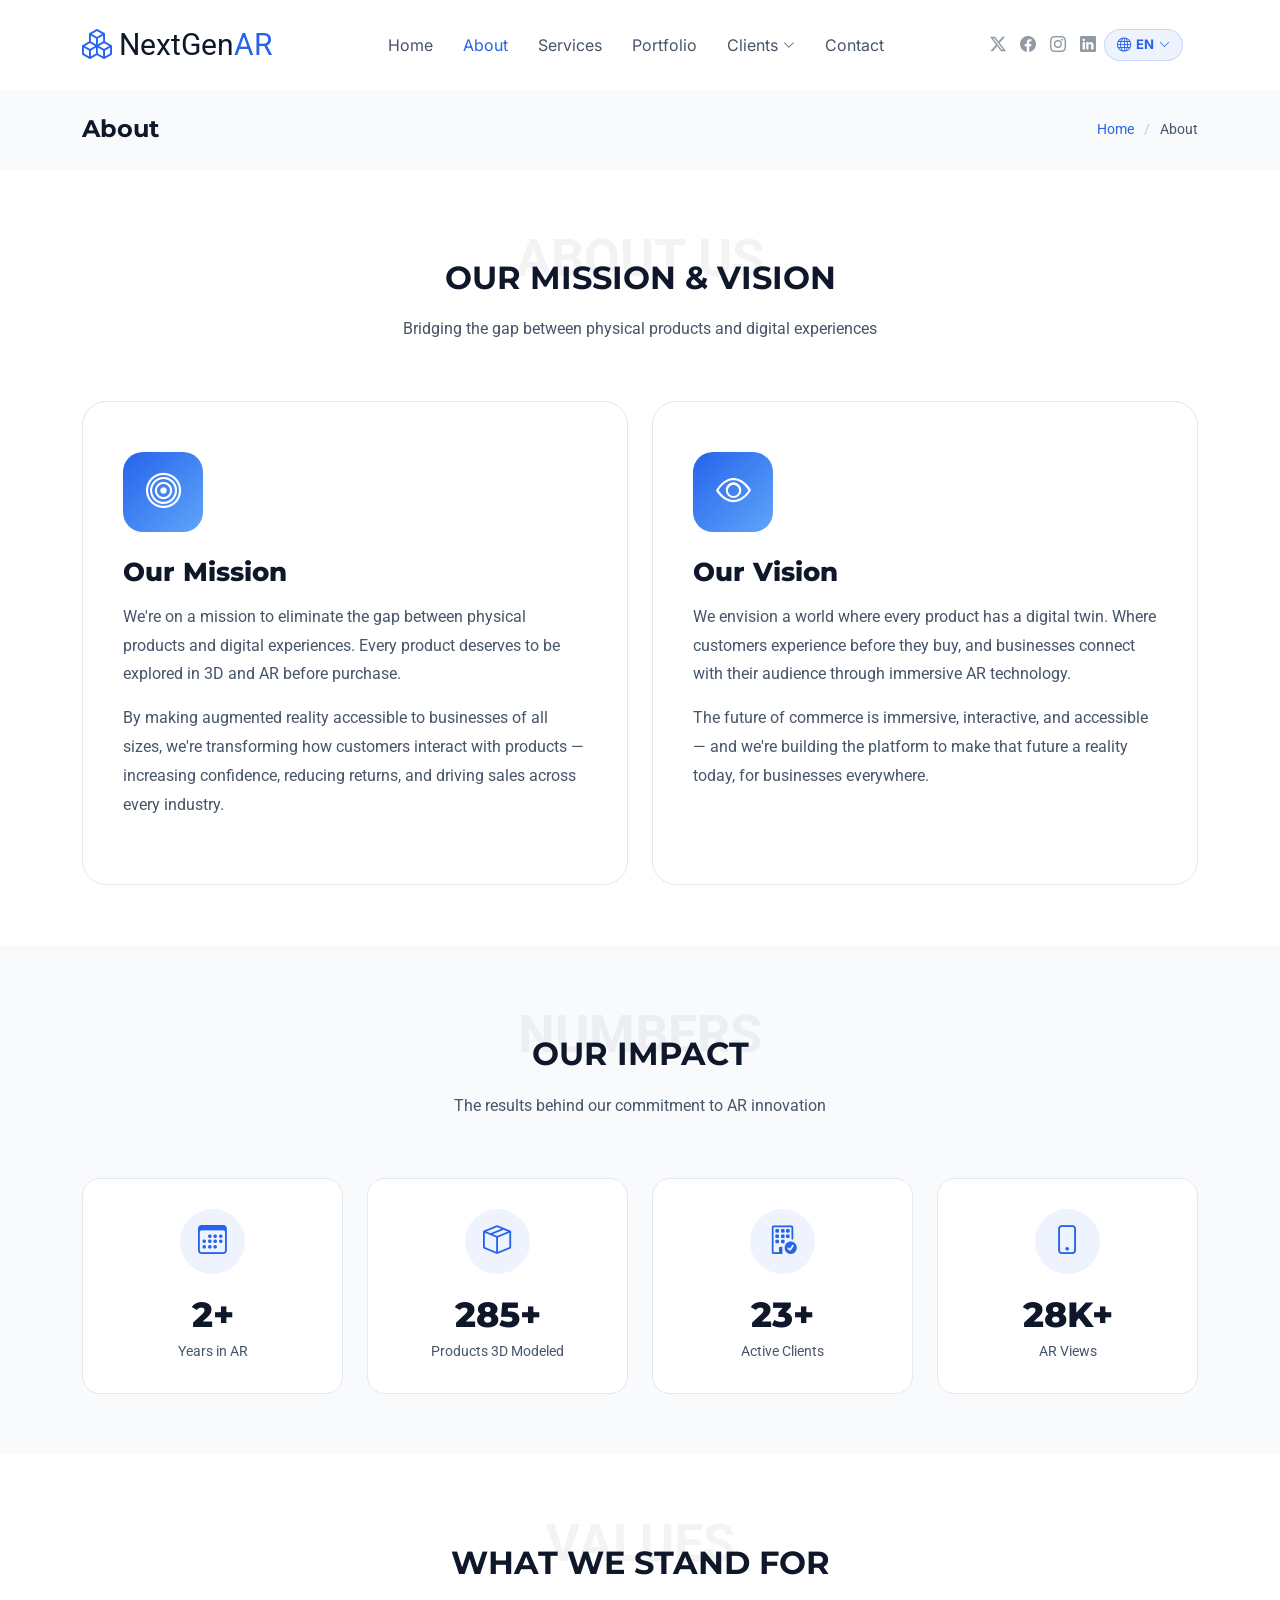
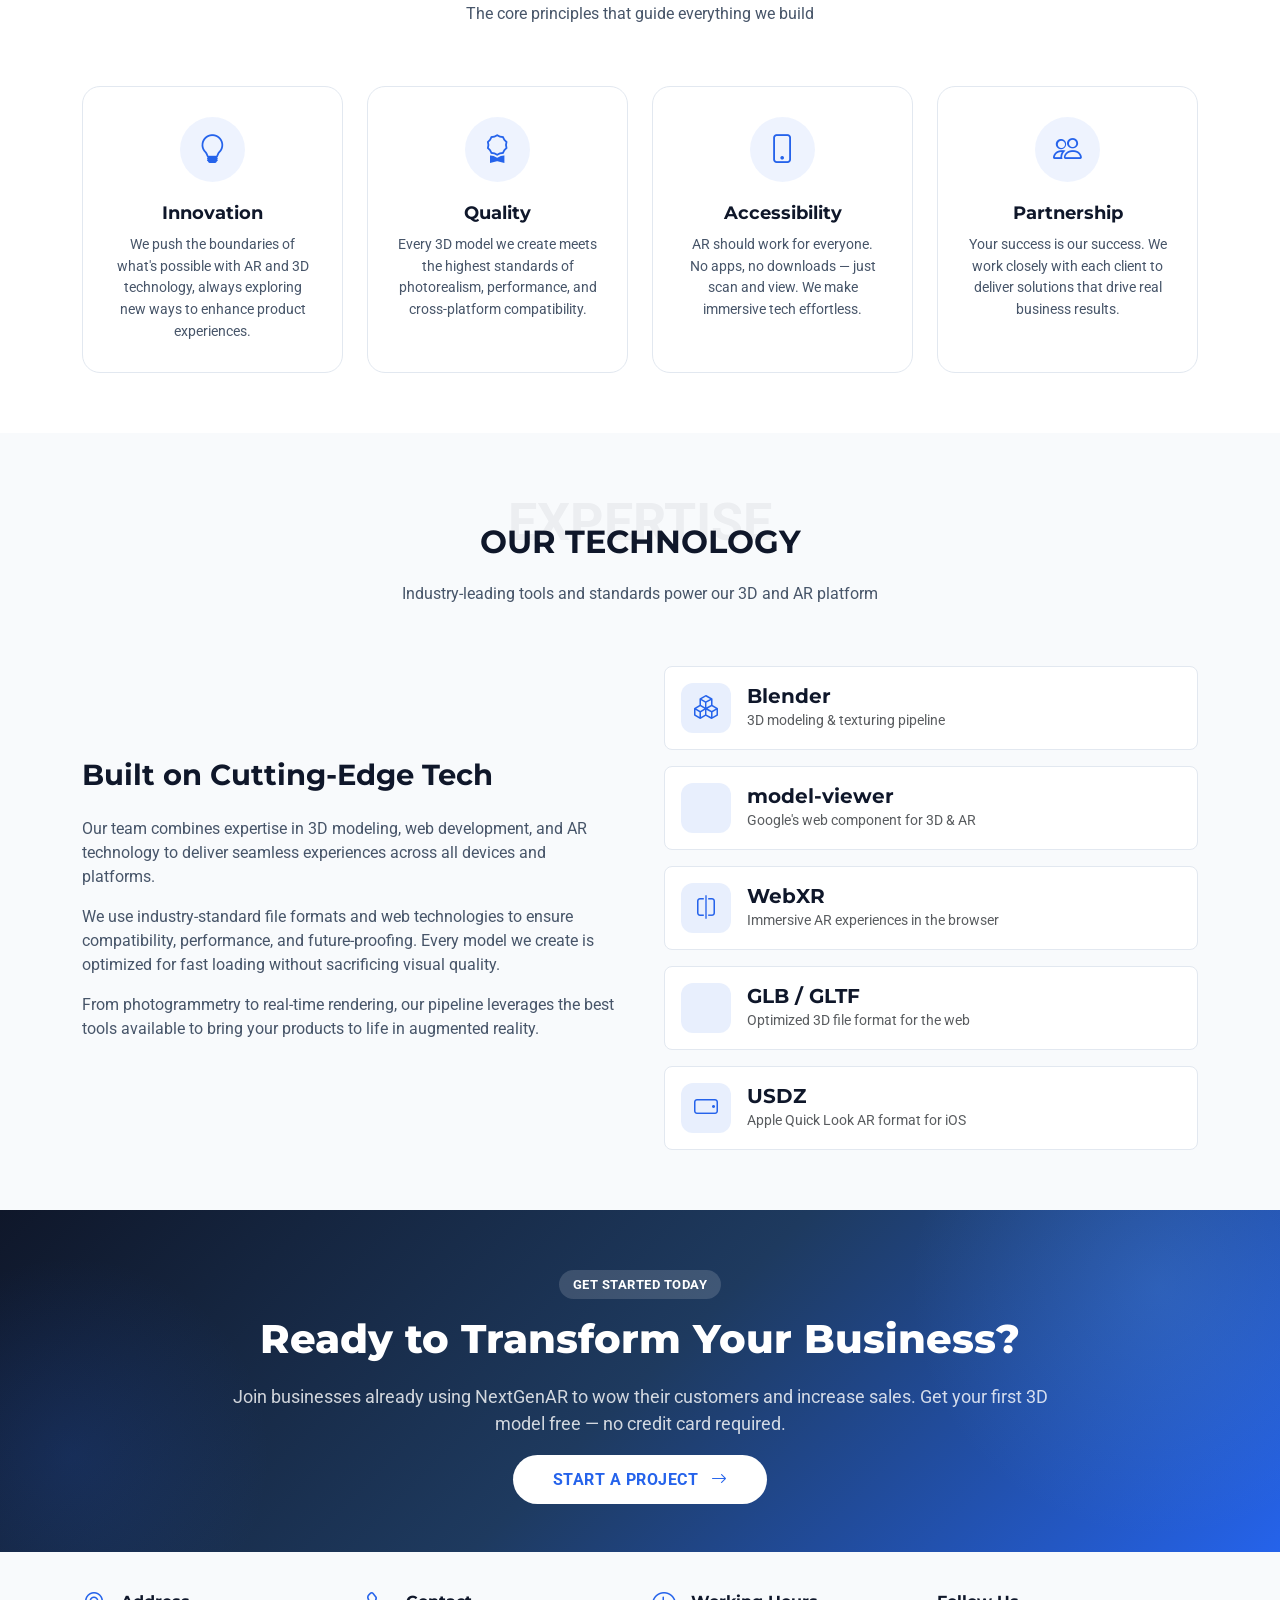
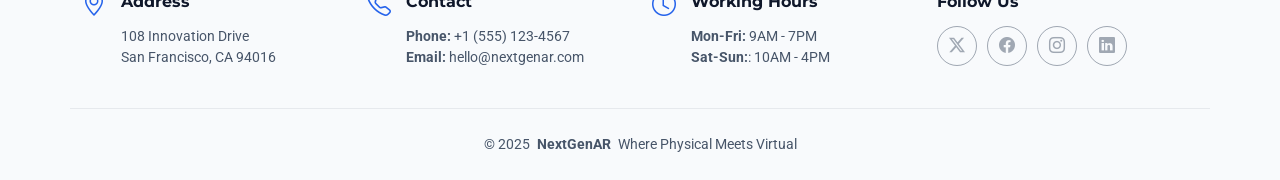
<file: about.html>
<!DOCTYPE html>
<html lang="en">
<head>
  <meta charset="utf-8">
  <meta content="width=device-width, initial-scale=1.0" name="viewport">
  <title>About — NextGenAR</title>
  <meta name="description" content="Learn about NextGenAR's mission to bridge physical products and digital experiences through 3D and AR technology.">
  <meta name="keywords" content="3D visualization, augmented reality, WebAR, QR code AR, 3D product viewer">

  <!-- Canonical & Hreflang -->
  <link rel="canonical" href="https://yourdomain.com/about.html">
  <link rel="alternate" hreflang="en" href="https://yourdomain.com/about.html">
  <link rel="alternate" hreflang="fr" href="https://yourdomain.com/about.html">
  <link rel="alternate" hreflang="ar" href="https://yourdomain.com/about.html">
  <link rel="alternate" hreflang="x-default" href="https://yourdomain.com/about.html">

  <!-- Open Graph -->
  <meta property="og:type" content="website">
  <meta property="og:url" content="https://yourdomain.com/about.html">
  <meta property="og:title" content="About — NextGenAR">
  <meta property="og:description" content="Learn about NextGenAR's mission to bridge physical products and digital experiences through 3D and AR technology.">
  <meta property="og:image" content="https://yourdomain.com/assets/img/og-image.webp">
  <meta property="og:locale" content="en_US">
  <meta property="og:locale:alternate" content="fr_FR">
  <meta property="og:locale:alternate" content="ar_SA">
  <meta property="og:site_name" content="NextGenAR">

  <!-- Twitter Card -->
  <meta name="twitter:card" content="summary_large_image">
  <meta name="twitter:title" content="About — NextGenAR">
  <meta name="twitter:description" content="Learn about NextGenAR's mission to bridge physical products and digital experiences through 3D and AR technology.">
  <meta name="twitter:image" content="https://yourdomain.com/assets/img/og-image.webp">

  <link href="assets/img/favicon.png" rel="icon">
  <link href="assets/img/apple-touch-icon.png" rel="apple-touch-icon">
  <link href="https://fonts.googleapis.com" rel="preconnect">
  <link href="https://fonts.gstatic.com" rel="preconnect" crossorigin>
  <link href="https://fonts.googleapis.com/css2?family=Roboto:ital,wght@0,100;0,300;0,400;0,500;0,700;0,900;1,100;1,300;1,400;1,500;1,700;1,900&family=Montserrat:ital,wght@0,100;0,200;0,300;0,400;0,500;0,600;0,700;0,800;0,900;1,100;1,200;1,300;1,400;1,500;1,600;1,700;1,800;1,900&family=Inter:wght@100;200;300;400;500;600;700;800;900&display=swap" rel="stylesheet">
  <link href="assets/vendor/bootstrap/css/bootstrap.min.css" rel="stylesheet">
  <link href="assets/vendor/bootstrap-icons/bootstrap-icons.css" rel="stylesheet">
  <link href="assets/vendor/aos/aos.css" rel="stylesheet">
  <link href="assets/vendor/glightbox/css/glightbox.min.css" rel="stylesheet">
  <link href="assets/vendor/swiper/swiper-bundle.min.css" rel="stylesheet">
  <link href="assets/css/main.css" rel="stylesheet">
</head>

<body class="about-page">

  <header id="header" class="header d-flex align-items-center sticky-top">
    <div class="container position-relative d-flex align-items-center justify-content-between">
      <a href="index.html" class="logo d-flex align-items-center me-auto me-xl-0">
        <span class="sitename"><i class="bi bi-boxes text-primary"></i> NextGen<span class="text-primary">AR</span></span>
      </a>
      <nav id="navmenu" class="navmenu">
        <ul>
          <li><a href="index.html" data-i18n="nav.home">Home</a></li>
          <li><a href="about.html" class="active" data-i18n="nav.about">About</a></li>
          <li><a href="services.html" data-i18n="nav.services">Services</a></li>
          <li><a href="demo.html" data-i18n="nav.demo">Portfolio</a></li>
          <li class="dropdown"><a href="#"><span data-i18n="nav.clients">Clients</span> <i class="bi bi-chevron-down toggle-dropdown"></i></a>
            <ul>
              <li><a href="clients/atlas-furniture.html"><i class="bi bi-shop me-2"></i>Atlas Furniture</a></li>
              <li><a href="clients/modern-decor.html"><i class="bi bi-house-heart me-2"></i>Modern Decor</a></li>
              <li><a href="clients/luxury-home.html"><i class="bi bi-gem me-2"></i>Luxury Home</a></li>
              <li><a href="clients/auto-showroom.html"><i class="bi bi-car-front me-2"></i>Auto Showroom</a></li>
            </ul>
          </li>
          <li><a href="contact.html" data-i18n="nav.contact">Contact</a></li>
        </ul>
        <i class="mobile-nav-toggle d-xl-none bi bi-list"></i>
      </nav>
      <div class="header-social-links">
        <a href="#" class="twitter"><i class="bi bi-twitter-x"></i></a>
        <a href="#" class="facebook"><i class="bi bi-facebook"></i></a>
        <a href="#" class="instagram"><i class="bi bi-instagram"></i></a>
        <a href="#" class="linkedin"><i class="bi bi-linkedin"></i></a>
        <div class="language-switcher">
          <button class="lang-btn" type="button">
            <i class="bi bi-globe"></i>
            <span class="current-lang">EN</span>
            <i class="bi bi-chevron-down" style="font-size:0.7rem;"></i>
          </button>
          <ul class="lang-dropdown">
            <li><a href="#" data-lang="en" class="active"><span class="lang-flag">🇬🇧</span> English</a></li>
            <li><a href="#" data-lang="fr"><span class="lang-flag">🇫🇷</span> Français</a></li>
            <li><a href="#" data-lang="ar"><span class="lang-flag">🇸🇦</span> العربية</a></li>
          </ul>
        </div>
      </div>
    </div>
  </header>

  <main class="main">

    <!-- Page Title -->
    <div class="page-title light-background">
      <div class="container d-lg-flex justify-content-between align-items-center">
        <h1 class="mb-2 mb-lg-0" data-i18n="about.page_title">About</h1>
        <nav class="breadcrumbs">
          <ol>
            <li><a href="index.html">Home</a></li>
            <li class="current" data-i18n="about.page_title">About</li>
          </ol>
        </nav>
      </div>
    </div><!-- End Page Title -->

    <!-- Mission & Vision Section -->
    <section id="mission" class="section">
      <div class="container section-title" data-aos="fade-up">
        <span class="description-title" data-i18n="about.mission_badge">About Us</span>
        <h2 data-i18n="about.mission_title">Our Mission &amp; Vision</h2>
        <p data-i18n="about.mission_desc">Bridging the gap between physical products and digital experiences</p>
      </div>

      <div class="container" data-aos="fade-up" data-aos-delay="100">
        <div class="row g-4">
          <div class="col-lg-6" data-aos="fade-up" data-aos-delay="200">
            <div class="mission-card">
              <div class="mission-icon">
                <i class="bi bi-bullseye"></i>
              </div>
              <h3 data-i18n="about.mission_h3">Our Mission</h3>
              <p data-i18n="about.mission_p1">We're on a mission to eliminate the gap between physical products and digital experiences. Every product deserves to be explored in 3D and AR before purchase.</p>
              <p data-i18n="about.mission_p2">By making augmented reality accessible to businesses of all sizes, we're transforming how customers interact with products — increasing confidence, reducing returns, and driving sales across every industry.</p>
            </div>
          </div>

          <div class="col-lg-6" data-aos="fade-up" data-aos-delay="300">
            <div class="mission-card">
              <div class="mission-icon">
                <i class="bi bi-eye"></i>
              </div>
              <h3 data-i18n="about.vision_h3">Our Vision</h3>
              <p data-i18n="about.vision_p1">We envision a world where every product has a digital twin. Where customers experience before they buy, and businesses connect with their audience through immersive AR technology.</p>
              <p data-i18n="about.vision_p2">The future of commerce is immersive, interactive, and accessible — and we're building the platform to make that future a reality today, for businesses everywhere.</p>
            </div>
          </div>
        </div>
      </div>
    </section><!-- /Mission & Vision Section -->

    <!-- Stats Section -->
    <section id="stats" class="section light-background">
      <div class="container section-title" data-aos="fade-up">
        <span class="description-title" data-i18n="about.stats_badge">Numbers</span>
        <h2 data-i18n="about.stats_title">Our Impact</h2>
        <p data-i18n="about.stats_desc">The results behind our commitment to AR innovation</p>
      </div>

      <div class="container" data-aos="fade-up" data-aos-delay="100">
        <div class="row g-4">
          <div class="col-lg-3 col-md-6" data-aos="fade-up" data-aos-delay="100">
            <div class="value-card">
              <div class="value-icon"><i class="bi bi-calendar3"></i></div>
              <h4 style="font-size: 2.2rem; font-weight: 800; color: var(--heading-color); margin-bottom: 5px;"><span data-purecounter-start="0" data-purecounter-end="3" data-purecounter-duration="1" class="purecounter"></span>+</h4>
              <p data-i18n="about.stat1">Years in AR</p>
            </div>
          </div>

          <div class="col-lg-3 col-md-6" data-aos="fade-up" data-aos-delay="200">
            <div class="value-card">
              <div class="value-icon"><i class="bi bi-box-seam"></i></div>
              <h4 style="font-size: 2.2rem; font-weight: 800; color: var(--heading-color); margin-bottom: 5px;"><span data-purecounter-start="0" data-purecounter-end="500" data-purecounter-duration="1" class="purecounter"></span>+</h4>
              <p data-i18n="about.stat2">Products 3D Modeled</p>
            </div>
          </div>

          <div class="col-lg-3 col-md-6" data-aos="fade-up" data-aos-delay="300">
            <div class="value-card">
              <div class="value-icon"><i class="bi bi-building-check"></i></div>
              <h4 style="font-size: 2.2rem; font-weight: 800; color: var(--heading-color); margin-bottom: 5px;"><span data-purecounter-start="0" data-purecounter-end="40" data-purecounter-duration="1" class="purecounter"></span>+</h4>
              <p data-i18n="about.stat3">Active Clients</p>
            </div>
          </div>

          <div class="col-lg-3 col-md-6" data-aos="fade-up" data-aos-delay="400">
            <div class="value-card">
              <div class="value-icon"><i class="bi bi-phone"></i></div>
              <h4 style="font-size: 2.2rem; font-weight: 800; color: var(--heading-color); margin-bottom: 5px;"><span data-purecounter-start="0" data-purecounter-end="50" data-purecounter-duration="1" class="purecounter"></span>K+</h4>
              <p data-i18n="about.stat4">AR Views</p>
            </div>
          </div>
        </div>
      </div>
    </section><!-- /Stats Section -->

    <!-- Values Section -->
    <section id="values" class="section">
      <div class="container section-title" data-aos="fade-up">
        <span class="description-title" data-i18n="about.values_badge">Values</span>
        <h2 data-i18n="about.values_title">What We Stand For</h2>
        <p data-i18n="about.values_desc">The core principles that guide everything we build</p>
      </div>

      <div class="container" data-aos="fade-up" data-aos-delay="100">
        <div class="row g-4">
          <div class="col-lg-3 col-md-6" data-aos="fade-up" data-aos-delay="100">
            <div class="value-card">
              <div class="value-icon"><i class="bi bi-lightbulb"></i></div>
              <h4 data-i18n="about.value1">Innovation</h4>
              <p data-i18n="about.value1_desc">We push the boundaries of what's possible with AR and 3D technology, always exploring new ways to enhance product experiences.</p>
            </div>
          </div>

          <div class="col-lg-3 col-md-6" data-aos="fade-up" data-aos-delay="200">
            <div class="value-card">
              <div class="value-icon"><i class="bi bi-award"></i></div>
              <h4 data-i18n="about.value2">Quality</h4>
              <p data-i18n="about.value2_desc">Every 3D model we create meets the highest standards of photorealism, performance, and cross-platform compatibility.</p>
            </div>
          </div>

          <div class="col-lg-3 col-md-6" data-aos="fade-up" data-aos-delay="300">
            <div class="value-card">
              <div class="value-icon"><i class="bi bi-phone"></i></div>
              <h4 data-i18n="about.value3">Accessibility</h4>
              <p data-i18n="about.value3_desc">AR should work for everyone. No apps, no downloads — just scan and view. We make immersive tech effortless.</p>
            </div>
          </div>

          <div class="col-lg-3 col-md-6" data-aos="fade-up" data-aos-delay="400">
            <div class="value-card">
              <div class="value-icon"><i class="bi bi-people"></i></div>
              <h4 data-i18n="about.value4">Partnership</h4>
              <p data-i18n="about.value4_desc">Your success is our success. We work closely with each client to deliver solutions that drive real business results.</p>
            </div>
          </div>
        </div>
      </div>
    </section><!-- /Values Section -->

    <!-- Technology Section -->
    <section id="technology" class="section light-background">
      <div class="container section-title" data-aos="fade-up">
        <span class="description-title" data-i18n="about.tech_badge">Expertise</span>
        <h2 data-i18n="about.tech_title">Our Technology</h2>
        <p data-i18n="about.tech_desc">Industry-leading tools and standards power our 3D and AR platform</p>
      </div>

      <div class="container" data-aos="fade-up" data-aos-delay="100">
        <div class="row g-5 align-items-center">
          <div class="col-lg-6" data-aos="fade-right" data-aos-delay="200">
            <h3 style="font-size: 1.8rem; font-weight: 700; margin-bottom: 1.5rem;" data-i18n="about.tech_h3">Built on Cutting-Edge Tech</h3>
            <p class="mb-3" data-i18n="about.tech_p1">Our team combines expertise in 3D modeling, web development, and AR technology to deliver seamless experiences across all devices and platforms.</p>
            <p class="mb-3" data-i18n="about.tech_p2">We use industry-standard file formats and web technologies to ensure compatibility, performance, and future-proofing. Every model we create is optimized for fast loading without sacrificing visual quality.</p>
            <p data-i18n="about.tech_p3">From photogrammetry to real-time rendering, our pipeline leverages the best tools available to bring your products to life in augmented reality.</p>
          </div>

          <div class="col-lg-6" data-aos="fade-left" data-aos-delay="300">
            <div class="row g-3">
              <div class="col-12">
                <div class="d-flex align-items-center p-3 rounded-3" style="background: #fff; border: 1px solid #e2e8f0;">
                  <div class="flex-shrink-0 d-flex align-items-center justify-content-center" style="width: 50px; height: 50px; border-radius: 12px; background: rgba(37, 99, 235, 0.1); color: var(--accent-color); font-size: 1.5rem;">
                    <i class="bi bi-boxes"></i>
                  </div>
                  <div class="ms-3">
                    <h5 class="mb-0" style="font-weight: 700;">Blender</h5>
                    <small class="text-muted">3D modeling &amp; texturing pipeline</small>
                  </div>
                </div>
              </div>

              <div class="col-12">
                <div class="d-flex align-items-center p-3 rounded-3" style="background: #fff; border: 1px solid #e2e8f0;">
                  <div class="flex-shrink-0 d-flex align-items-center justify-content-center" style="width: 50px; height: 50px; border-radius: 12px; background: rgba(37, 99, 235, 0.1); color: var(--accent-color); font-size: 1.5rem;">
                    <i class="bi bi-cube"></i>
                  </div>
                  <div class="ms-3">
                    <h5 class="mb-0" style="font-weight: 700;">model-viewer</h5>
                    <small class="text-muted">Google's web component for 3D &amp; AR</small>
                  </div>
                </div>
              </div>

              <div class="col-12">
                <div class="d-flex align-items-center p-3 rounded-3" style="background: #fff; border: 1px solid #e2e8f0;">
                  <div class="flex-shrink-0 d-flex align-items-center justify-content-center" style="width: 50px; height: 50px; border-radius: 12px; background: rgba(37, 99, 235, 0.1); color: var(--accent-color); font-size: 1.5rem;">
                    <i class="bi bi-vr"></i>
                  </div>
                  <div class="ms-3">
                    <h5 class="mb-0" style="font-weight: 700;">WebXR</h5>
                    <small class="text-muted">Immersive AR experiences in the browser</small>
                  </div>
                </div>
              </div>

              <div class="col-12">
                <div class="d-flex align-items-center p-3 rounded-3" style="background: #fff; border: 1px solid #e2e8f0;">
                  <div class="flex-shrink-0 d-flex align-items-center justify-content-center" style="width: 50px; height: 50px; border-radius: 12px; background: rgba(37, 99, 235, 0.1); color: var(--accent-color); font-size: 1.5rem;">
                    <i class="bi bi-file-earmark-3d"></i>
                  </div>
                  <div class="ms-3">
                    <h5 class="mb-0" style="font-weight: 700;">GLB / GLTF</h5>
                    <small class="text-muted">Optimized 3D file format for the web</small>
                  </div>
                </div>
              </div>

              <div class="col-12">
                <div class="d-flex align-items-center p-3 rounded-3" style="background: #fff; border: 1px solid #e2e8f0;">
                  <div class="flex-shrink-0 d-flex align-items-center justify-content-center" style="width: 50px; height: 50px; border-radius: 12px; background: rgba(37, 99, 235, 0.1); color: var(--accent-color); font-size: 1.5rem;">
                    <i class="bi bi-phone-landscape"></i>
                  </div>
                  <div class="ms-3">
                    <h5 class="mb-0" style="font-weight: 700;">USDZ</h5>
                    <small class="text-muted">Apple Quick Look AR format for iOS</small>
                  </div>
                </div>
              </div>
            </div>
          </div>
        </div>
      </div>
    </section><!-- /Technology Section -->

    <!-- CTA Section -->
    <section id="cta" class="cta-section section">
      <div class="container">
        <div class="row justify-content-center text-center">
          <div class="col-lg-9 cta-content" data-aos="fade-up">
            <span class="badge-ar mb-3" data-i18n="cta.badge" style="background:rgba(255,255,255,0.15); color:#fff;"><i class="bi bi-rocket-takeoff"></i> Join Us</span>
            <h2 data-i18n="cta.title">Ready to Transform Your Business?</h2>
            <p data-i18n="cta.desc">Join businesses already using NextGenAR to wow their customers and increase sales. Get your first 3D model free — no credit card required.</p>
            <a href="contact.html" class="btn-cta"><span data-i18n="cta.btn">Start a Project</span> <i class="bi bi-arrow-right ms-2"></i></a>
          </div>
        </div>
      </div>
    </section><!-- /CTA Section -->

  </main>

  <footer id="footer" class="footer light-background">
    <div class="container">
      <div class="row gy-3">
        <div class="col-lg-3 col-md-6 d-flex">
          <i class="bi bi-geo-alt icon"></i>
          <div class="address">
            <h4 data-i18n="footer.address">Address</h4>
            <p>108 Innovation Drive</p>
            <p>San Francisco, CA 94016</p>
            <p></p>
          </div>
        </div>
        <div class="col-lg-3 col-md-6 d-flex">
          <i class="bi bi-telephone icon"></i>
          <div>
            <h4 data-i18n="footer.contact">Contact</h4>
            <p><strong data-i18n="footer.phone">Phone:</strong> <span>+1 (555) 123-4567</span><br><strong data-i18n="footer.email">Email:</strong> <span>hello@nextgenar.com</span><br></p>
          </div>
        </div>
        <div class="col-lg-3 col-md-6 d-flex">
          <i class="bi bi-clock icon"></i>
          <div>
            <h4 data-i18n="footer.hours">Working Hours</h4>
            <p><strong data-i18n="footer.mon_fri">Mon-Fri:</strong> <span>9AM - 7PM</span><br><strong data-i18n="footer.sat_sun">Sat-Sun:</strong>: <span>10AM - 4PM</span></p>
          </div>
        </div>
        <div class="col-lg-3 col-md-6">
          <h4 data-i18n="footer.follow">Follow Us</h4>
          <div class="social-links d-flex">
            <a href="#" class="twitter"><i class="bi bi-twitter-x"></i></a>
            <a href="#" class="facebook"><i class="bi bi-facebook"></i></a>
            <a href="#" class="instagram"><i class="bi bi-instagram"></i></a>
            <a href="#" class="linkedin"><i class="bi bi-linkedin"></i></a>
          </div>
        </div>
      </div>
    </div>
    <div class="container copyright text-center mt-4">
      <p>© <span>2025</span> <strong class="px-1 sitename">NextGenAR</strong> <span data-i18n="footer.copyright">Where Physical Meets Virtual</span></p>
    </div>
  </footer>

  <!-- Scroll Top -->
  <a href="#" id="scroll-top" class="scroll-top d-flex align-items-center justify-content-center"><i class="bi bi-arrow-up-short"></i></a>

  <!-- Preloader -->
  <div id="preloader"></div>

  <!-- Vendor JS Files -->
  <script src="assets/vendor/bootstrap/js/bootstrap.bundle.min.js"></script>
  <script src="assets/vendor/php-email-form/validate.js"></script>
  <script src="assets/vendor/aos/aos.js"></script>
  <script src="assets/vendor/glightbox/js/glightbox.min.js"></script>
  <script src="assets/vendor/purecounter/purecounter_vanilla.js"></script>
  <script src="assets/vendor/swiper/swiper-bundle.min.js"></script>
  <script src="assets/vendor/imagesloaded/imagesloaded.pkgd.min.js"></script>
  <script src="assets/vendor/isotope-layout/isotope.pkgd.min.js"></script>

  <!-- Main JS File -->
  <script src="assets/js/main.js"></script>
  <script src="assets/js/nextgen-ar.js"></script>
  <script src="assets/js/i18n.js"></script>

</body>
</html>
</file>
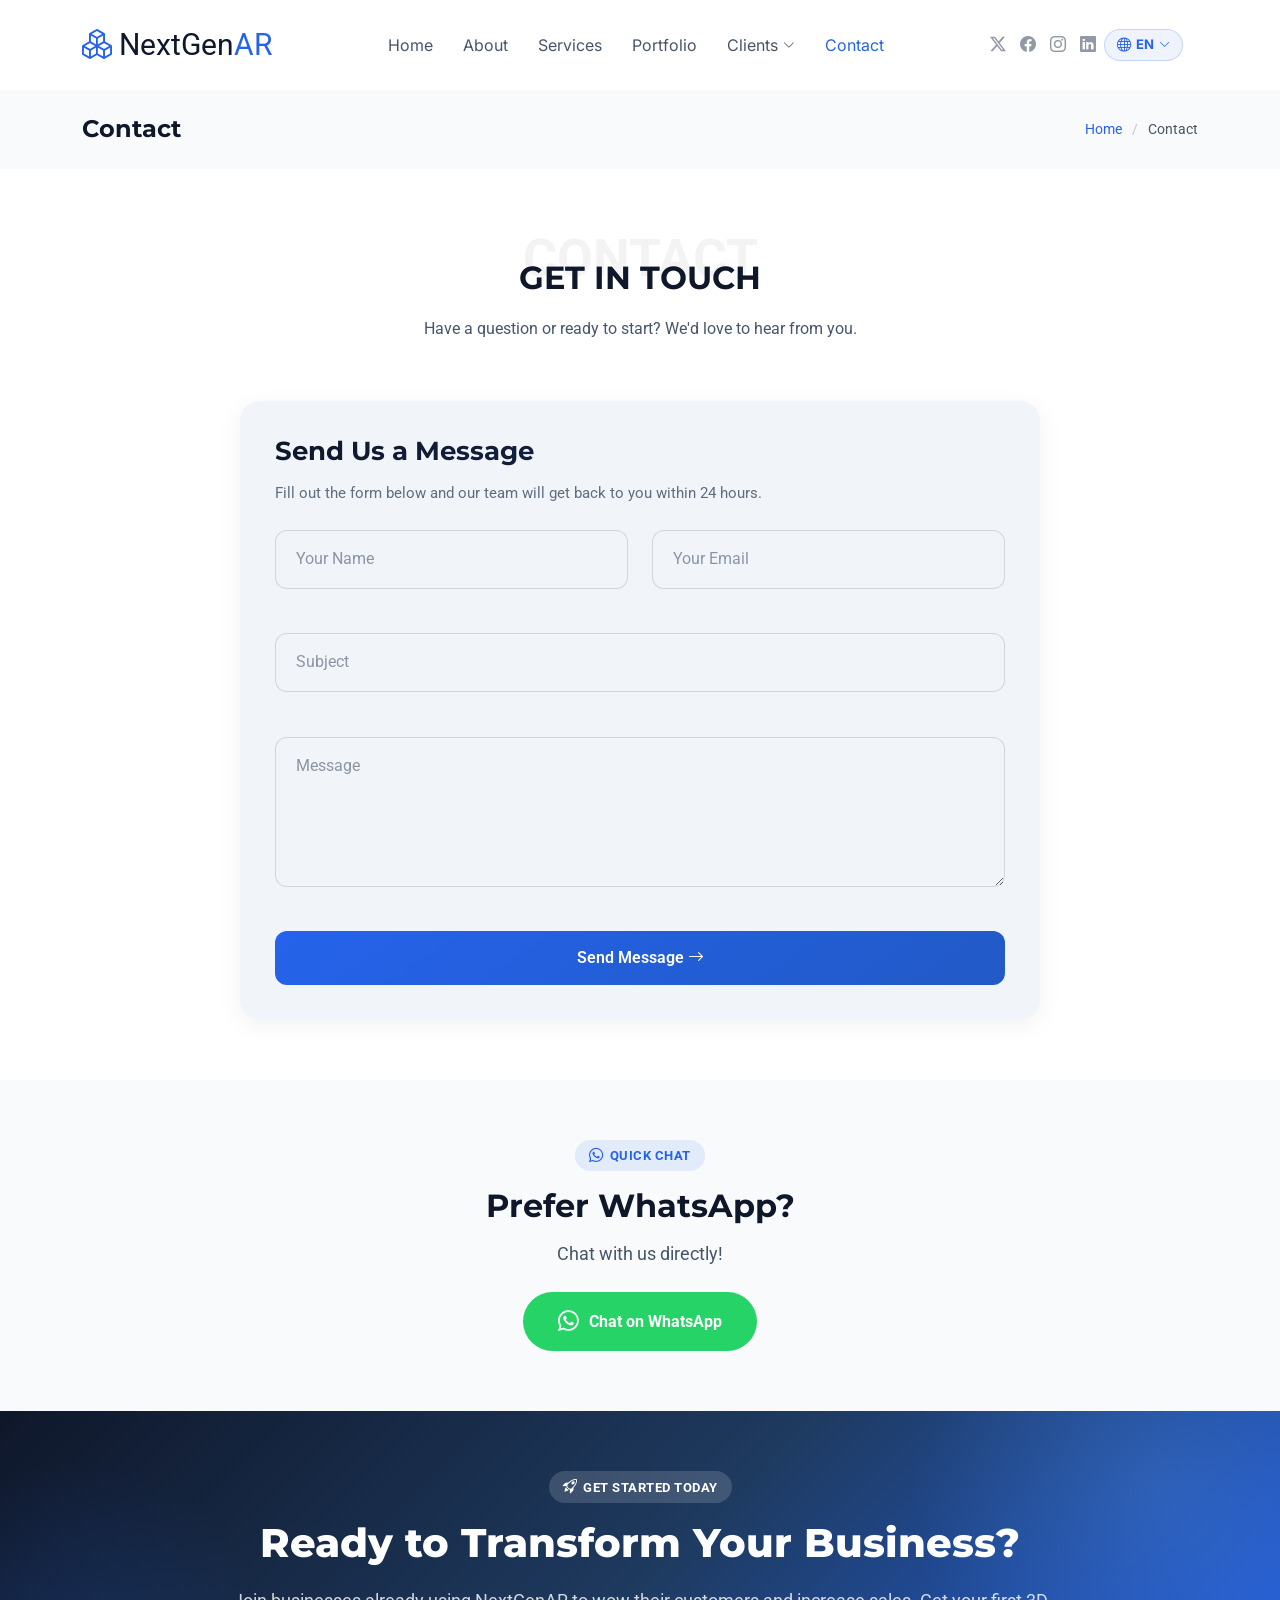
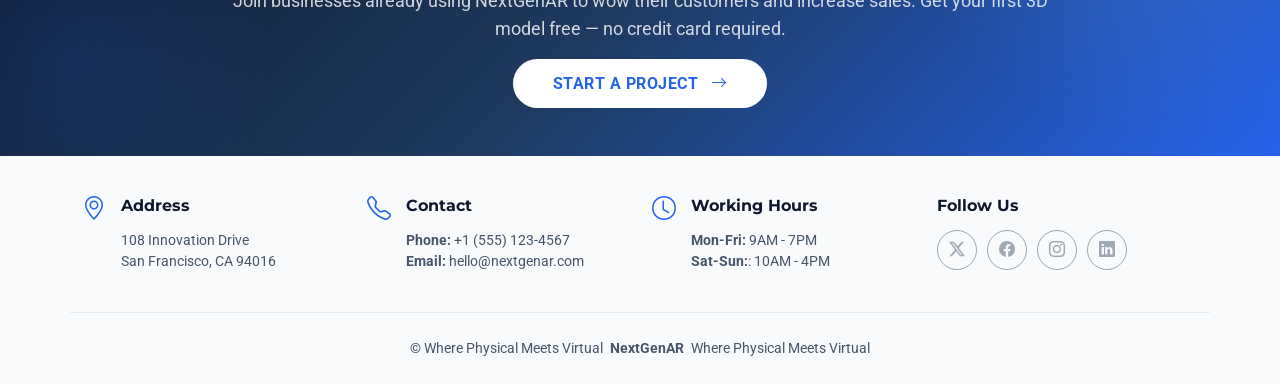
<file: contact.html>
<!DOCTYPE html>
<html lang="en">
<head>
  <meta charset="utf-8">
  <meta content="width=device-width, initial-scale=1.0" name="viewport">
  <title>Contact — NextGenAR</title>
  <meta name="description" content="Get in touch with NextGenAR. Contact us about 3D modeling, AR product visualization, QR code systems, and enterprise AR solutions. No app required.">
  <meta name="keywords" content="3D visualization, augmented reality, WebAR, QR code AR">

  <!-- Canonical & Hreflang -->
  <link rel="canonical" href="https://yourdomain.com/contact.html">
  <link rel="alternate" hreflang="en" href="https://yourdomain.com/contact.html">
  <link rel="alternate" hreflang="fr" href="https://yourdomain.com/contact.html">
  <link rel="alternate" hreflang="ar" href="https://yourdomain.com/contact.html">
  <link rel="alternate" hreflang="x-default" href="https://yourdomain.com/contact.html">

  <!-- Open Graph -->
  <meta property="og:type" content="website">
  <meta property="og:url" content="https://yourdomain.com/contact.html">
  <meta property="og:title" content="Contact — NextGenAR">
  <meta property="og:description" content="Get in touch with NextGenAR. Contact us about 3D modeling, AR product visualization, QR code systems, and enterprise AR solutions. No app required.">
  <meta property="og:image" content="https://yourdomain.com/assets/img/og-image.webp">
  <meta property="og:locale" content="en_US">
  <meta property="og:locale:alternate" content="fr_FR">
  <meta property="og:locale:alternate" content="ar_SA">
  <meta property="og:site_name" content="NextGenAR">

  <!-- Twitter Card -->
  <meta name="twitter:card" content="summary_large_image">
  <meta name="twitter:title" content="Contact — NextGenAR">
  <meta name="twitter:description" content="Get in touch with NextGenAR. Contact us about 3D modeling, AR product visualization, QR code systems, and enterprise AR solutions. No app required.">
  <meta name="twitter:image" content="https://yourdomain.com/assets/img/og-image.webp">

  <link href="assets/img/favicon.png" rel="icon">
  <link href="assets/img/apple-touch-icon.png" rel="apple-touch-icon">
  <link href="https://fonts.googleapis.com" rel="preconnect">
  <link href="https://fonts.gstatic.com" rel="preconnect" crossorigin>
  <link href="https://fonts.googleapis.com/css2?family=Roboto:ital,wght@0,100;0,300;0,400;0,500;0,700;0,900;1,100;1,300;1,400;1,500;1,700;1,900&family=Montserrat:ital,wght@0,100;0,200;0,300;0,400;0,500;0,600;0,700;0,800;0,900;1,100;1,200;1,300;1,400;1,500;1,600;1,700;1,800;1,900&family=Inter:wght@100;200;300;400;500;600;700;800;900&display=swap" rel="stylesheet">
  <link href="assets/vendor/bootstrap/css/bootstrap.min.css" rel="stylesheet">
  <link href="assets/vendor/bootstrap-icons/bootstrap-icons.css" rel="stylesheet">
  <link href="assets/vendor/aos/aos.css" rel="stylesheet">
  <link href="assets/vendor/glightbox/css/glightbox.min.css" rel="stylesheet">
  <link href="assets/vendor/swiper/swiper-bundle.min.css" rel="stylesheet">
  <link href="assets/css/main.css" rel="stylesheet">
</head>

<body class="contact-page">

  <header id="header" class="header d-flex align-items-center sticky-top">
    <div class="container position-relative d-flex align-items-center justify-content-between">
      <a href="index.html" class="logo d-flex align-items-center me-auto me-xl-0">
        <span class="sitename"><i class="bi bi-boxes text-primary"></i> NextGen<span class="text-primary">AR</span></span>
      </a>
      <nav id="navmenu" class="navmenu">
        <ul>
          <li><a href="index.html" data-i18n="nav.home">Home</a></li>
          <li><a href="about.html" data-i18n="nav.about">About</a></li>
          <li><a href="services.html" data-i18n="nav.services">Services</a></li>
          <li><a href="demo.html" data-i18n="nav.demo">Portfolio</a></li>
          <li class="dropdown"><a href="#"><span data-i18n="nav.clients">Clients</span> <i class="bi bi-chevron-down toggle-dropdown"></i></a>
            <ul>
              <li><a href="clients/atlas-furniture.html"><i class="bi bi-shop me-2"></i>Atlas Furniture</a></li>
              <li><a href="clients/modern-decor.html"><i class="bi bi-house-heart me-2"></i>Modern Decor</a></li>
              <li><a href="clients/luxury-home.html"><i class="bi bi-gem me-2"></i>Luxury Home</a></li>
              <li><a href="clients/auto-showroom.html"><i class="bi bi-car-front me-2"></i>Auto Showroom</a></li>
            </ul>
          </li>
          <li><a href="contact.html" class="active" data-i18n="nav.contact">Contact</a></li>
        </ul>
        <i class="mobile-nav-toggle d-xl-none bi bi-list"></i>
      </nav>
      <div class="header-social-links">
        <a href="#" class="twitter"><i class="bi bi-twitter-x"></i></a>
        <a href="#" class="facebook"><i class="bi bi-facebook"></i></a>
        <a href="#" class="instagram"><i class="bi bi-instagram"></i></a>
        <a href="#" class="linkedin"><i class="bi bi-linkedin"></i></a>
        <div class="language-switcher">
          <button class="lang-btn" type="button">
            <i class="bi bi-globe"></i>
            <span class="current-lang">EN</span>
            <i class="bi bi-chevron-down" style="font-size:0.7rem;"></i>
          </button>
          <ul class="lang-dropdown">
            <li><a href="#" data-lang="en" class="active"><span class="lang-flag">🇬🇧</span> English</a></li>
            <li><a href="#" data-lang="fr"><span class="lang-flag">🇫🇷</span> Français</a></li>
            <li><a href="#" data-lang="ar"><span class="lang-flag">🇸🇦</span> العربية</a></li>
          </ul>
        </div>
      </div>
    </div>
  </header>

  <main class="main">

    <!-- Page Title -->
    <div class="page-title light-background">
      <div class="container d-lg-flex justify-content-between align-items-center">
        <h1 class="mb-2 mb-lg-0" data-i18n="contact.page_title">Contact</h1>
        <nav class="breadcrumbs">
          <ol>
            <li><a href="index.html">Home</a></li>
            <li class="current" data-i18n="contact.page_title">Contact</li>
          </ol>
        </nav>
      </div>
    </div><!-- End Page Title -->

    <!-- Contact Section -->
    <section id="contact" class="contact section">

      <div class="container section-title" data-aos="fade-up">
        <span class="description-title" data-i18n="contact.badge">Contact</span>
        <h2 data-i18n="contact.title">Get in Touch</h2>
        <p data-i18n="contact.desc">Have a question or ready to start? We'd love to hear from you.</p>
      </div>

      <div class="container" data-aos="fade-up" data-aos-delay="100">

        <div class="contact-wrapper">

          <!-- Contact Form Panel -->
          <div class="contact-form-panel">

            <div class="form-container">
              <h3 data-i18n="contact.form_title">Send Us a Message</h3>
              <p data-i18n="contact.form_desc">Fill out the form below and our team will get back to you within 24 hours.</p>

              <form id="contact-form" action="https://formspree.io/f/xdabqvql" method="POST" novalidate>
                <!-- Honeypot field — hidden from humans, bots fill it automatically -->
                <div style="position:absolute;left:-9999px;top:-9999px;" aria-hidden="true">
                  <label>Leave this field empty<input type="text" name="_honey" tabindex="-1" autocomplete="off"></label>
                </div>

                <div class="form-success-msg" id="form-success">Your message has been sent. Thank you!</div>
                <div class="form-error-msg" id="form-error"></div>

                <div class="row">
                  <div class="col-md-6">
                    <div class="form-floating">
                      <input type="text" class="form-control" name="name" id="name" placeholder="Your Name" required maxlength="80">
                      <label for="name" data-i18n="contact.label_name">Your Name</label>
                    </div>
                    <span class="fs-field-error" data-error-for="name"></span>
                  </div>
                  <div class="col-md-6">
                    <div class="form-floating">
                      <input type="email" class="form-control" name="email" id="email" placeholder="Your Email" required maxlength="120">
                      <label for="email" data-i18n="contact.label_email">Your Email</label>
                    </div>
                    <span class="fs-field-error" data-error-for="email"></span>
                  </div>
                </div>

                <div class="form-floating">
                  <input type="text" class="form-control" name="subject" id="subject" placeholder="Subject" required maxlength="150">
                  <label for="subject" data-i18n="contact.label_subject">Subject</label>
                </div>
                <span class="fs-field-error" data-error-for="subject"></span>

                <div class="form-floating">
                  <textarea class="form-control" name="message" id="message" placeholder="Message" style="height: 150px" required maxlength="2000"></textarea>
                  <label for="message" data-i18n="contact.label_message">Message</label>
                </div>
                <span class="fs-field-error" data-error-for="message"></span>

                <button type="submit" class="btn-submit w-100" id="submit-btn"><span data-i18n="contact.btn_send">Send Message</span> <i class="bi bi-arrow-right ms-1"></i></button>
              </form>
            </div>

          </div>

        </div>

      </div>

    </section><!-- /Contact Section -->

    <!-- WhatsApp Section -->
    <section id="whatsapp" class="section light-background">
      <div class="container text-center" data-aos="fade-up">
        <span class="badge-ar mb-3"><i class="bi bi-whatsapp"></i> <span data-i18n="contact.whatsapp_badge">Quick Chat</span></span>
        <h2 style="font-size: 2rem; font-weight: 700; margin-bottom: 15px;" data-i18n="contact.whatsapp_title">Prefer WhatsApp?</h2>
        <p style="font-size: 1.1rem; margin-bottom: 25px; color: var(--default-color);" data-i18n="contact.whatsapp_desc">Chat with us directly!</p>
        <a href="https://wa.me/15551234567" class="whatsapp-btn">
          <i class="bi bi-whatsapp"></i> <span data-i18n="contact.whatsapp_btn">Chat on WhatsApp</span>
        </a>
      </div>
    </section><!-- /WhatsApp Section -->

    <!-- CTA Section -->
    <section id="cta" class="cta-section section">
      <div class="container">
        <div class="row justify-content-center text-center">
          <div class="col-lg-9 cta-content" data-aos="fade-up">
            <span class="badge-ar mb-3" style="background:rgba(255,255,255,0.15); color:#fff;"><i class="bi bi-rocket-takeoff"></i> <span data-i18n="cta.badge">Get Started Today</span></span>
            <h2 data-i18n="cta.title">Ready to Transform Your Business?</h2>
            <p data-i18n="cta.desc">Join businesses already using NextGenAR to wow their customers and increase sales. Get your first 3D model free — no credit card required.</p>
            <a href="contact.html" class="btn-cta"><span data-i18n="cta.btn">Start a Project</span> <i class="bi bi-arrow-right ms-2"></i></a>
          </div>
        </div>
      </div>
    </section><!-- /CTA Section -->

  </main>

  <footer id="footer" class="footer light-background">
    <div class="container">
      <div class="row gy-3">
        <div class="col-lg-3 col-md-6 d-flex">
          <i class="bi bi-geo-alt icon"></i>
          <div class="address">
            <h4 data-i18n="footer.address">Address</h4>
            <p>108 Innovation Drive</p>
            <p>San Francisco, CA 94016</p>
            <p></p>
          </div>
        </div>
        <div class="col-lg-3 col-md-6 d-flex">
          <i class="bi bi-telephone icon"></i>
          <div>
            <h4 data-i18n="footer.contact">Contact</h4>
            <p><strong data-i18n="footer.phone">Phone:</strong> <span>+1 (555) 123-4567</span><br><strong data-i18n="footer.email">Email:</strong> <span>hello@nextgenar.com</span><br></p>
          </div>
        </div>
        <div class="col-lg-3 col-md-6 d-flex">
          <i class="bi bi-clock icon"></i>
          <div>
            <h4 data-i18n="footer.hours">Working Hours</h4>
            <p><strong data-i18n="footer.mon_fri">Mon-Fri:</strong> <span>9AM - 7PM</span><br><strong data-i18n="footer.sat_sun">Sat-Sun:</strong>: <span>10AM - 4PM</span></p>
          </div>
        </div>
        <div class="col-lg-3 col-md-6">
          <h4 data-i18n="footer.follow">Follow Us</h4>
          <div class="social-links d-flex">
            <a href="#" class="twitter"><i class="bi bi-twitter-x"></i></a>
            <a href="#" class="facebook"><i class="bi bi-facebook"></i></a>
            <a href="#" class="instagram"><i class="bi bi-instagram"></i></a>
            <a href="#" class="linkedin"><i class="bi bi-linkedin"></i></a>
          </div>
        </div>
      </div>
    </div>
    <div class="container copyright text-center mt-4">
      <p>© <span data-i18n="footer.copyright">2025</span> <strong class="px-1 sitename">NextGenAR</strong> <span>Where Physical Meets Virtual</span></p>
    </div>
  </footer>

  <a href="#" id="scroll-top" class="scroll-top d-flex align-items-center justify-content-center"><i class="bi bi-arrow-up-short"></i></a>
  <div id="preloader"></div>
  <script src="assets/vendor/bootstrap/js/bootstrap.bundle.min.js"></script>
  <script src="assets/vendor/aos/aos.js"></script>
  <script src="assets/vendor/glightbox/js/glightbox.min.js"></script>
  <script src="assets/vendor/purecounter/purecounter_vanilla.js"></script>
  <script src="assets/vendor/swiper/swiper-bundle.min.js"></script>
  <script src="assets/vendor/imagesloaded/imagesloaded.pkgd.min.js"></script>
  <script src="assets/vendor/isotope-layout/isotope.pkgd.min.js"></script>

  <script src="assets/js/main.js"></script>
  <script src="assets/js/nextgen-ar.js"></script>
  <script src="assets/js/contact-form.js"></script>
  <script src="assets/js/i18n.js"></script>

</body>

</html>
</file>
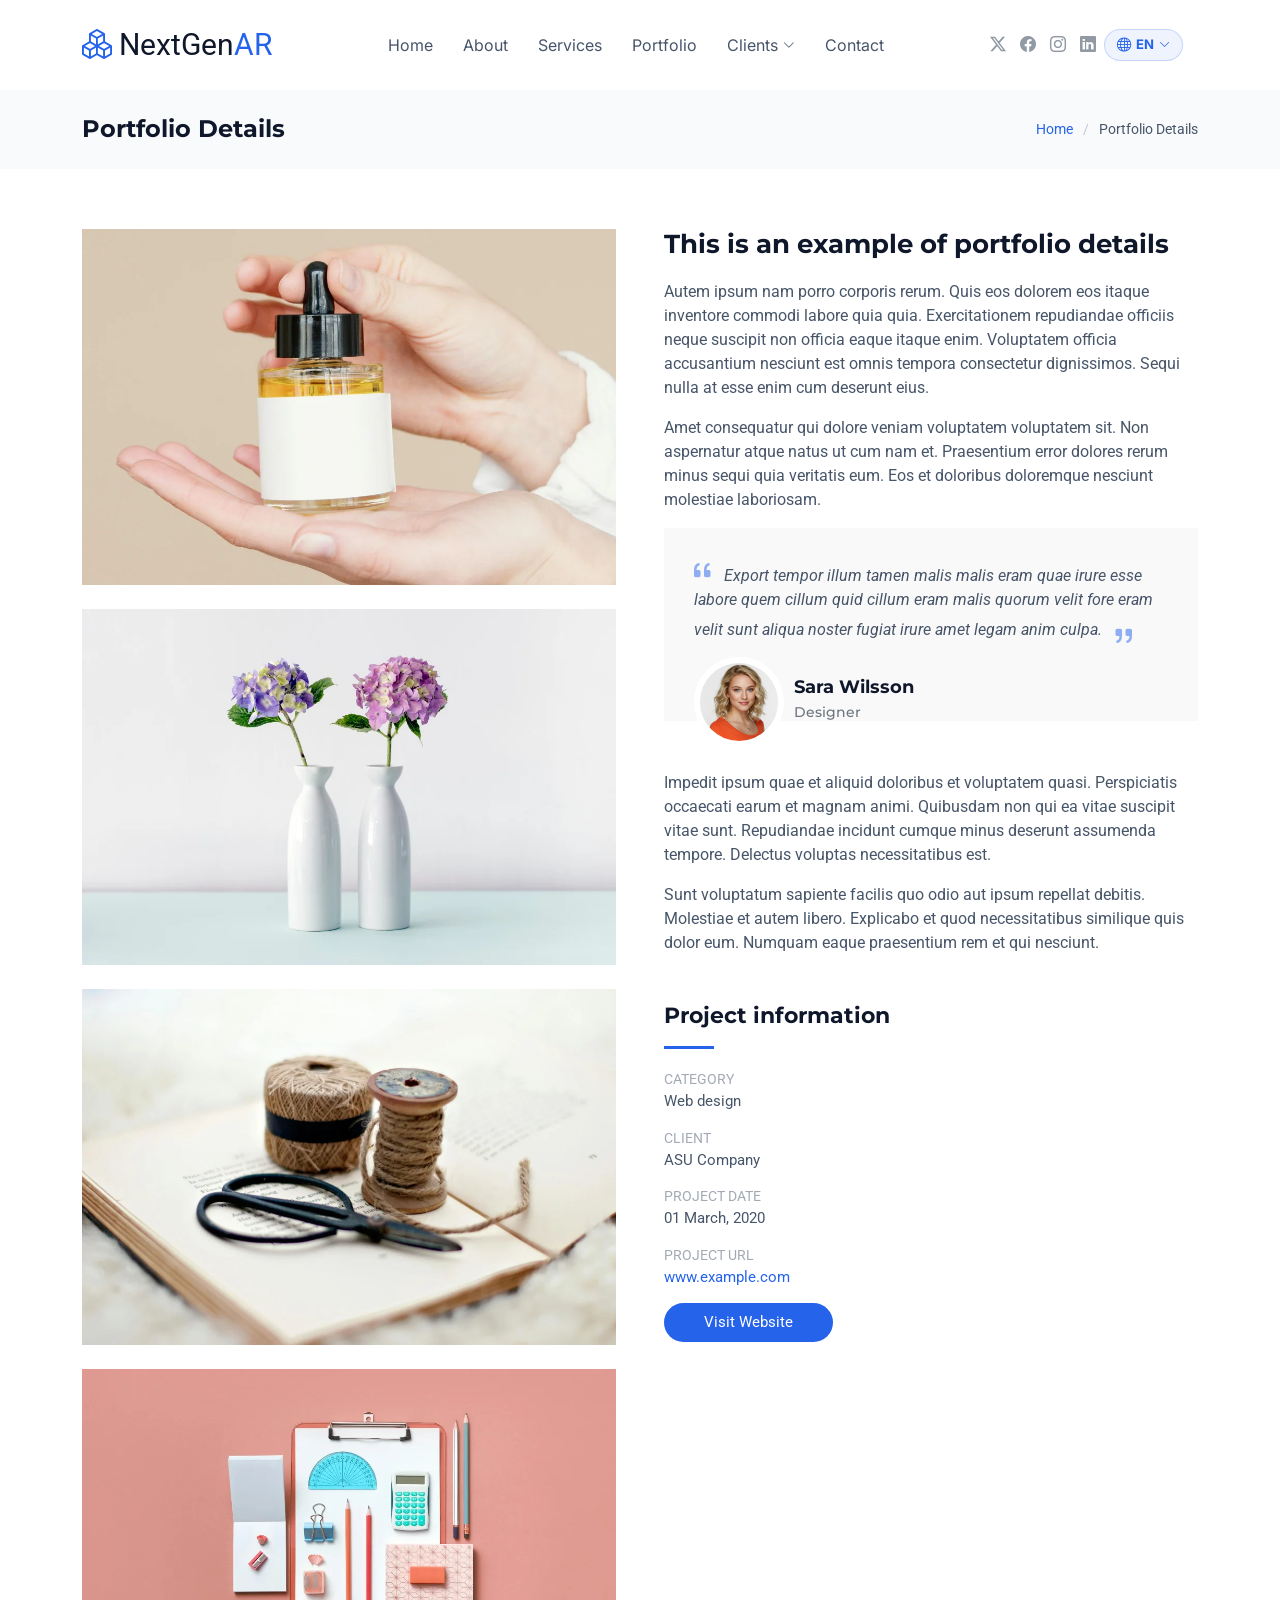
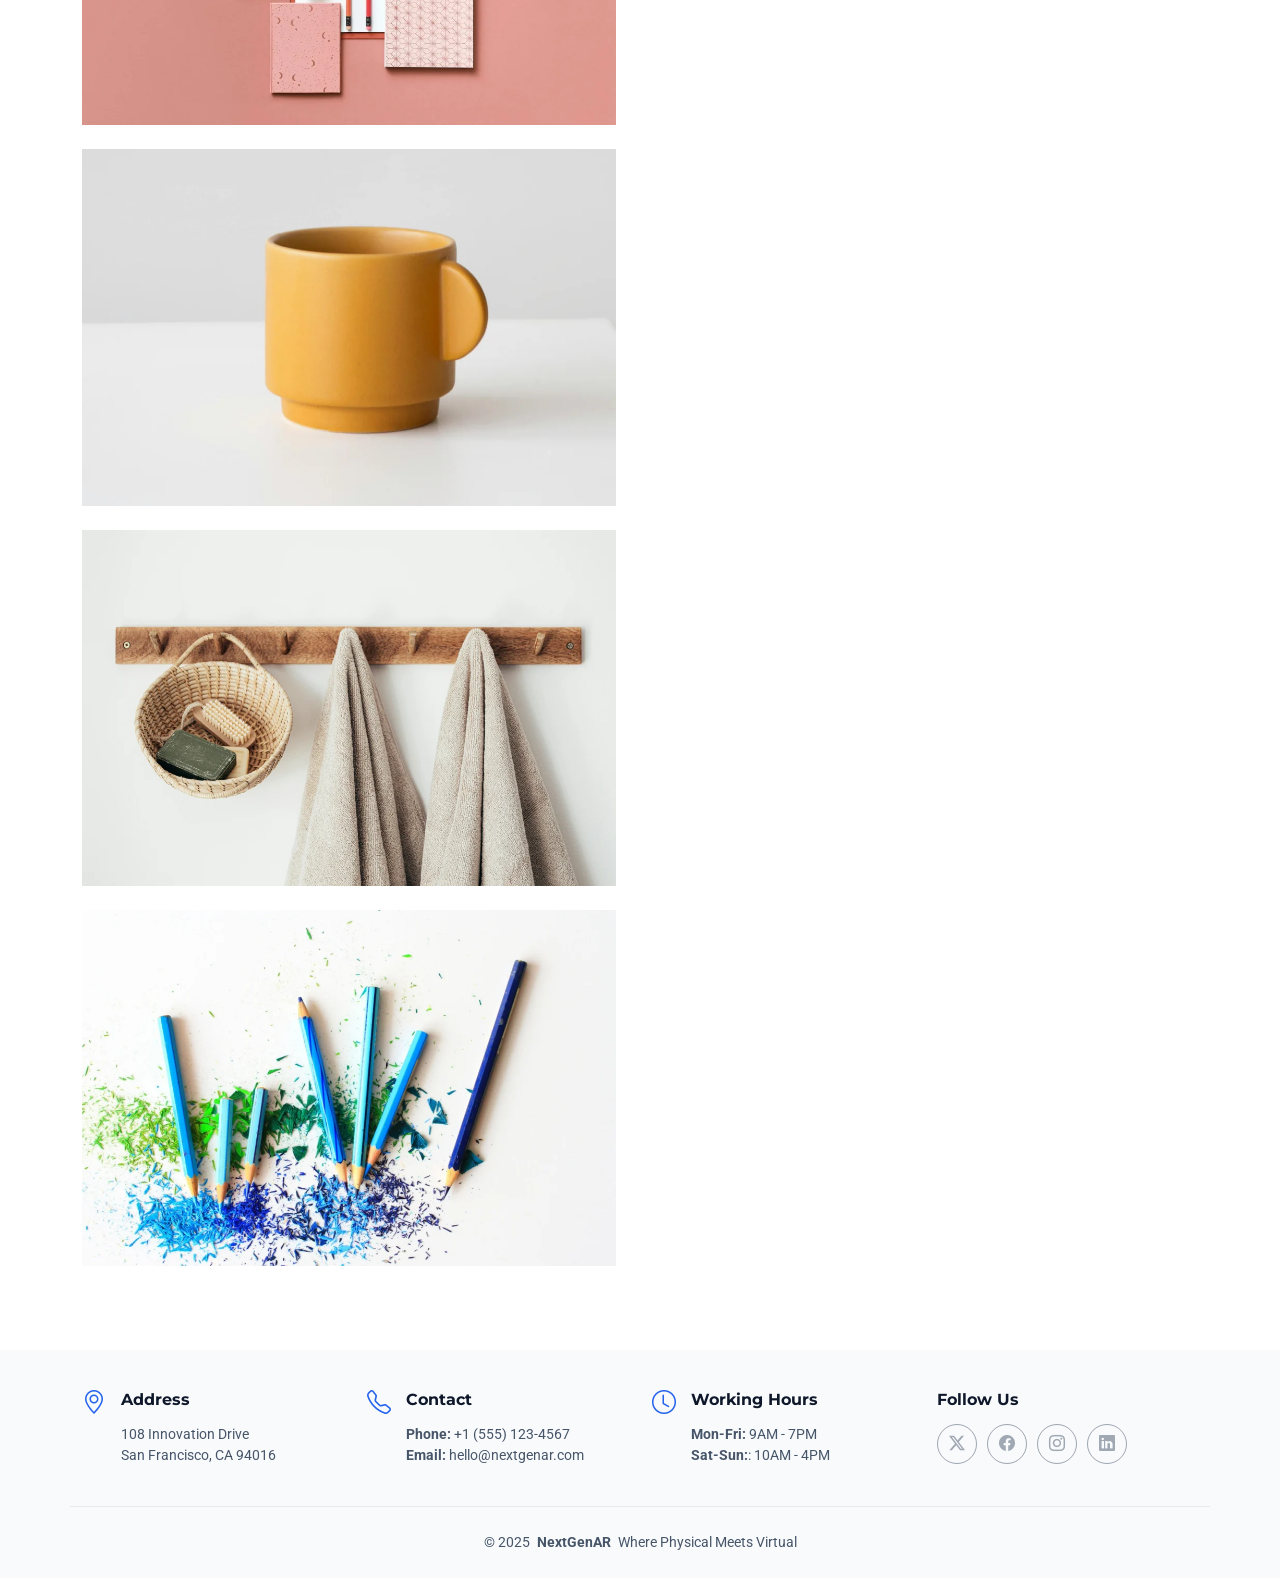
<file: portfolio-details.html>
<!DOCTYPE html>
<html lang="en">

<head>
  <meta charset="utf-8">
  <meta content="width=device-width, initial-scale=1.0" name="viewport">
  <title>Portfolio — NextGenAR</title>
  <meta name="description" content="Explore NextGenAR portfolio details — 3D models, WebAR integration, and AR product visualization case studies.">
  <meta name="keywords" content="3D portfolio, AR case study, 3D model details, WebAR, NextGenAR">

  <!-- Canonical & Hreflang -->
  <link rel="canonical" href="https://yourdomain.com/portfolio-details.html">
  <link rel="alternate" hreflang="en" href="https://yourdomain.com/portfolio-details.html">
  <link rel="alternate" hreflang="fr" href="https://yourdomain.com/portfolio-details.html">
  <link rel="alternate" hreflang="ar" href="https://yourdomain.com/portfolio-details.html">
  <link rel="alternate" hreflang="x-default" href="https://yourdomain.com/portfolio-details.html">

  <!-- Open Graph -->
  <meta property="og:type" content="website">
  <meta property="og:url" content="https://yourdomain.com/portfolio-details.html">
  <meta property="og:title" content="Portfolio Details — NextGenAR">
  <meta property="og:description" content="Explore NextGenAR portfolio details — 3D models, WebAR integration, and AR product visualization case studies.">
  <meta property="og:image" content="https://yourdomain.com/assets/img/og-image.webp">
  <meta property="og:locale" content="en_US">
  <meta property="og:locale:alternate" content="fr_FR">
  <meta property="og:locale:alternate" content="ar_SA">
  <meta property="og:site_name" content="NextGenAR">

  <!-- Twitter Card -->
  <meta name="twitter:card" content="summary_large_image">
  <meta name="twitter:title" content="Portfolio Details — NextGenAR">
  <meta name="twitter:description" content="Explore NextGenAR portfolio details — 3D models, WebAR integration, and AR product visualization case studies.">
  <meta name="twitter:image" content="https://yourdomain.com/assets/img/og-image.webp">

  <!-- Favicons -->
  <link href="assets/img/favicon.png" rel="icon">
  <link href="assets/img/apple-touch-icon.png" rel="apple-touch-icon">

  <!-- Fonts -->
  <link href="https://fonts.googleapis.com" rel="preconnect">
  <link href="https://fonts.gstatic.com" rel="preconnect" crossorigin>
  <link href="https://fonts.googleapis.com/css2?family=Roboto:ital,wght@0,100;0,300;0,400;0,500;0,700;0,900;1,100;1,300;1,400;1,500;1,700;1,900&family=Montserrat:ital,wght@0,100;0,200;0,300;0,400;0,500;0,600;0,700;0,800;0,900;1,100;1,200;1,300;1,400;1,500;1,600;1,700;1,800;1,900&family=Inter:wght@100;200;300;400;500;600;700;800;900&display=swap" rel="stylesheet">

  <!-- Vendor CSS Files -->
  <link href="assets/vendor/bootstrap/css/bootstrap.min.css" rel="stylesheet">
  <link href="assets/vendor/bootstrap-icons/bootstrap-icons.css" rel="stylesheet">
  <link href="assets/vendor/aos/aos.css" rel="stylesheet">
  <link href="assets/vendor/glightbox/css/glightbox.min.css" rel="stylesheet">
  <link href="assets/vendor/swiper/swiper-bundle.min.css" rel="stylesheet">

  <!-- Main CSS File -->
  <link href="assets/css/main.css" rel="stylesheet">

  <!-- =======================================================
  * Template Name: Nexa
  * Template URL: https://bootstrapmade.com/nexa-bootstrap-agency-template/
  * Updated: Aug 19 2025 with Bootstrap v5.3.7
  * Author: BootstrapMade.com
  * License: https://bootstrapmade.com/license/
  ======================================================== -->
</head>

<body class="portfolio-details-page">

  <header id="header" class="header d-flex align-items-center sticky-top">
    <div class="container position-relative d-flex align-items-center justify-content-between">

      <a href="index.html" class="logo d-flex align-items-center me-auto me-xl-0">
        <span class="sitename"><i class="bi bi-boxes text-primary"></i> NextGen<span class="text-primary">AR</span></span>
      </a>

      <nav id="navmenu" class="navmenu">
        <ul>
          <li><a href="index.html" data-i18n="nav.home">Home</a></li>
          <li><a href="about.html" data-i18n="nav.about">About</a></li>
          <li><a href="services.html" data-i18n="nav.services">Services</a></li>
          <li><a href="demo.html" data-i18n="nav.demo">Portfolio</a></li>
          <li class="dropdown"><a href="#"><span data-i18n="nav.clients">Clients</span> <i class="bi bi-chevron-down toggle-dropdown"></i></a>
            <ul>
              <li><a href="clients/atlas-furniture.html"><i class="bi bi-shop me-2"></i>Atlas Furniture</a></li>
              <li><a href="clients/modern-decor.html"><i class="bi bi-house-heart me-2"></i>Modern Decor</a></li>
              <li><a href="clients/luxury-home.html"><i class="bi bi-gem me-2"></i>Luxury Home</a></li>
              <li><a href="clients/auto-showroom.html"><i class="bi bi-car-front me-2"></i>Auto Showroom</a></li>
            </ul>
          </li>
          <li><a href="contact.html" data-i18n="nav.contact">Contact</a></li>
        </ul>
        <i class="mobile-nav-toggle d-xl-none bi bi-list"></i>
      </nav>

      <div class="header-social-links">
        <a href="#" class="twitter"><i class="bi bi-twitter-x"></i></a>
        <a href="#" class="facebook"><i class="bi bi-facebook"></i></a>
        <a href="#" class="instagram"><i class="bi bi-instagram"></i></a>
        <a href="#" class="linkedin"><i class="bi bi-linkedin"></i></a>
        <div class="language-switcher">
          <button class="lang-btn" type="button">
            <i class="bi bi-globe"></i>
            <span class="current-lang">EN</span>
            <i class="bi bi-chevron-down" style="font-size:0.7rem;"></i>
          </button>
          <ul class="lang-dropdown">
            <li><a href="#" data-lang="en" class="active"><span class="lang-flag">🇬🇧</span> English</a></li>
            <li><a href="#" data-lang="fr"><span class="lang-flag">🇫🇷</span> Français</a></li>
            <li><a href="#" data-lang="ar"><span class="lang-flag">🇸🇦</span> العربية</a></li>
          </ul>
        </div>
      </div>

    </div>
  </header>

  <main class="main">

    <!-- Page Title -->
    <div class="page-title light-background">
      <div class="container d-lg-flex justify-content-between align-items-center">
        <h1 class="mb-2 mb-lg-0">Portfolio Details</h1>
        <nav class="breadcrumbs">
          <ol>
            <li><a href="index.html">Home</a></li>
            <li class="current">Portfolio Details</li>
          </ol>
        </nav>
      </div>
    </div><!-- End Page Title -->

    <!-- Portfolio Details Section -->
    <section id="portfolio-details" class="portfolio-details section">

      <div class="container" data-aos="fade-up">

        <div class="row gy-4 g-lg-5">
          <div class="col-lg-6">
            <img src="assets/img/portfolio/portfolio-1.webp" class="img-fluid mb-4" alt="3D furniture model showcase — portfolio detail 1">
            <img src="assets/img/portfolio/portfolio-10.webp" class="img-fluid mb-4" alt="AR product visualization — portfolio detail 2">
            <img src="assets/img/portfolio/portfolio-7.webp" class="img-fluid mb-4" alt="3D chair model render — portfolio detail 3">
            <img src="assets/img/portfolio/portfolio-4.webp" class="img-fluid mb-4" alt="WebAR viewer screenshot — portfolio detail 4">
            <img src="assets/img/portfolio/portfolio-5.webp" class="img-fluid mb-4" alt="QR code AR scanning demo — portfolio detail 5">
            <img src="assets/img/portfolio/portfolio-11.webp" class="img-fluid mb-4" alt="3D couch model in AR — portfolio detail 6">
            <img src="assets/img/portfolio/portfolio-8.webp" class="img-fluid mb-4" alt="Augmented reality furniture placement — portfolio detail 7">
          </div>

          <div class="col-lg-6">

            <div class="position-sticky" style="top: 40px">
              <div class="portfolio-description">
                <h2>This is an example of portfolio details</h2>
                <p>
                  Autem ipsum nam porro corporis rerum. Quis eos dolorem eos itaque inventore commodi labore quia quia. Exercitationem repudiandae officiis neque suscipit non officia eaque itaque enim. Voluptatem officia accusantium nesciunt est omnis tempora consectetur dignissimos. Sequi nulla at esse enim cum deserunt eius.
                </p>
                <p>
                  Amet consequatur qui dolore veniam voluptatem voluptatem sit. Non aspernatur atque natus ut cum nam et. Praesentium error dolores rerum minus sequi quia veritatis eum. Eos et doloribus doloremque nesciunt molestiae laboriosam.
                </p>

                <div class="testimonial-item">
                  <p>
                    <i class="bi bi-quote quote-icon-left"></i>
                    <span>Export tempor illum tamen malis malis eram quae irure esse labore quem cillum quid cillum eram malis quorum velit fore eram velit sunt aliqua noster fugiat irure amet legam anim culpa.</span>
                    <i class="bi bi-quote quote-icon-right"></i>
                  </p>
                  <div>
                    <img src="assets/img/person/person-f-5.webp" class="testimonial-img" alt="Sara Wilsson — Designer">
                    <h3>Sara Wilsson</h3>
                    <h4>Designer</h4>
                  </div>
                </div>

                <p>
                  Impedit ipsum quae et aliquid doloribus et voluptatem quasi. Perspiciatis occaecati earum et magnam animi. Quibusdam non qui ea vitae suscipit vitae sunt. Repudiandae incidunt cumque minus deserunt assumenda tempore. Delectus voluptas necessitatibus est.
                </p>

                <p>
                  Sunt voluptatum sapiente facilis quo odio aut ipsum repellat debitis. Molestiae et autem libero. Explicabo et quod necessitatibus similique quis dolor eum. Numquam eaque praesentium rem et qui nesciunt.
                </p>

              </div>

              <div class="portfolio-info mt-5">
                <h3>Project information</h3>
                <ul>
                  <li><strong>Category</strong> Web design</li>
                  <li><strong>Client</strong> ASU Company</li>
                  <li><strong>Project date</strong> 01 March, 2020</li>
                  <li><strong>Project URL</strong> <a href="#">www.example.com</a></li>
                  <li><a href="#" class="btn-visit align-self-start">Visit Website</a></li>
                </ul>
              </div>
            </div>

          </div>
        </div>

      </div>

    </section><!-- /Portfolio Details Section -->

  </main>

  <footer id="footer" class="footer light-background">

    <div class="container">
      <div class="row gy-3">
        <div class="col-lg-3 col-md-6 d-flex">
          <i class="bi bi-geo-alt icon"></i>
          <div class="address">
            <h4 data-i18n="footer.address">Address</h4>
            <p>108 Innovation Drive</p>
            <p>San Francisco, CA 94016</p>
            <p></p>
          </div>
        </div>

        <div class="col-lg-3 col-md-6 d-flex">
          <i class="bi bi-telephone icon"></i>
          <div>
            <h4 data-i18n="footer.contact">Contact</h4>
            <p>
              <strong data-i18n="footer.phone">Phone:</strong> <span>+1 (555) 123-4567</span><br>
              <strong data-i18n="footer.email">Email:</strong> <span>hello@nextgenar.com</span><br>
            </p>
          </div>
        </div>

        <div class="col-lg-3 col-md-6 d-flex">
          <i class="bi bi-clock icon"></i>
          <div>
            <h4 data-i18n="footer.hours">Working Hours</h4>
            <p>
              <strong data-i18n="footer.mon_fri">Mon-Fri:</strong> <span>9AM - 7PM</span><br>
              <strong data-i18n="footer.sat_sun">Sat-Sun:</strong>: <span>10AM - 4PM</span>
            </p>
          </div>
        </div>

        <div class="col-lg-3 col-md-6">
          <h4 data-i18n="footer.follow">Follow Us</h4>
          <div class="social-links d-flex">
            <a href="#" class="twitter"><i class="bi bi-twitter-x"></i></a>
            <a href="#" class="facebook"><i class="bi bi-facebook"></i></a>
            <a href="#" class="instagram"><i class="bi bi-instagram"></i></a>
            <a href="#" class="linkedin"><i class="bi bi-linkedin"></i></a>
          </div>
        </div>
      </div>
    </div>

    <div class="container copyright text-center mt-4">
      <p>© <span>2025</span> <strong class="px-1 sitename">NextGenAR</strong> <span data-i18n="footer.copyright">Where Physical Meets Virtual</span></p>
    </div>

  </footer>

  <!-- Scroll Top -->
  <a href="#" id="scroll-top" class="scroll-top d-flex align-items-center justify-content-center"><i class="bi bi-arrow-up-short"></i></a>

  <!-- Preloader -->
  <div id="preloader"></div>

  <!-- Vendor JS Files -->
  <script src="assets/vendor/bootstrap/js/bootstrap.bundle.min.js"></script>
  <script src="assets/vendor/php-email-form/validate.js"></script>
  <script src="assets/vendor/aos/aos.js"></script>
  <script src="assets/vendor/glightbox/js/glightbox.min.js"></script>
  <script src="assets/vendor/purecounter/purecounter_vanilla.js"></script>
  <script src="assets/vendor/swiper/swiper-bundle.min.js"></script>
  <script src="assets/vendor/imagesloaded/imagesloaded.pkgd.min.js"></script>
  <script src="assets/vendor/isotope-layout/isotope.pkgd.min.js"></script>

  <!-- Main JS File -->
  <script src="assets/js/main.js"></script>
  <script src="assets/js/nextgen-ar.js"></script>
  <script src="assets/js/i18n.js"></script>

</body>

</html>
</file>
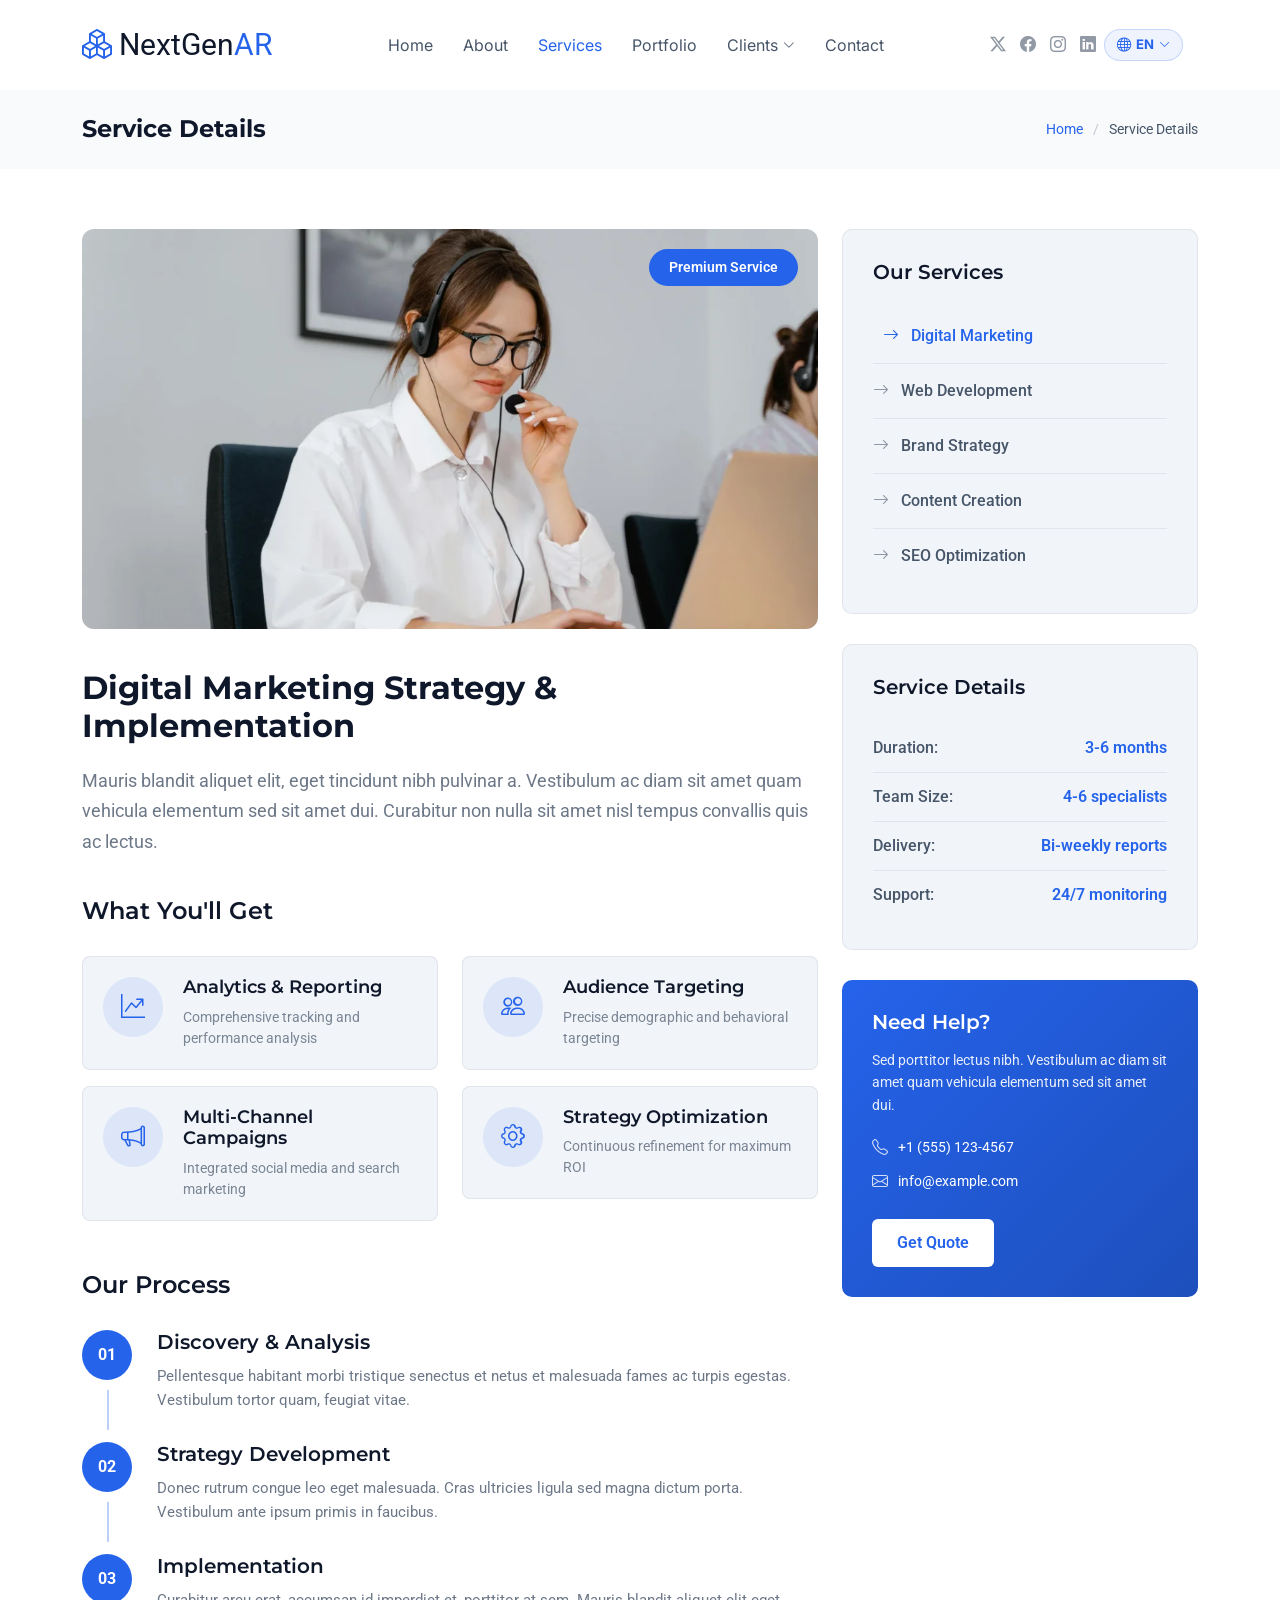
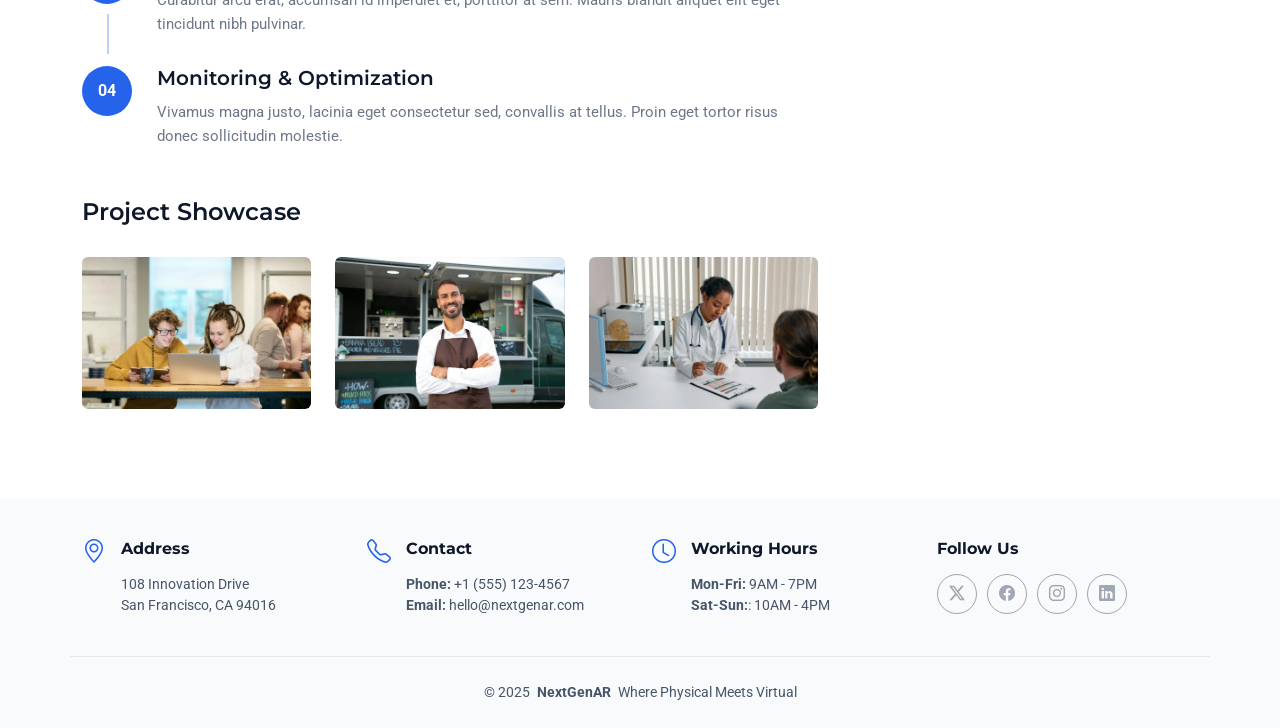
<file: service-details.html>
<!DOCTYPE html>
<html lang="en">

<head>
  <meta charset="utf-8">
  <meta content="width=device-width, initial-scale=1.0" name="viewport">
  <title>Service Details — NextGenAR</title>
  <meta name="description" content="Detailed breakdown of NextGenAR's 3D modeling, WebAR integration, and QR code system services.">
  <meta name="keywords" content="3D modeling, WebAR, QR code system, augmented reality, service details, NextGenAR">

  <!-- Canonical & Hreflang -->
  <link rel="canonical" href="https://yourdomain.com/service-details.html">
  <link rel="alternate" hreflang="en" href="https://yourdomain.com/service-details.html">
  <link rel="alternate" hreflang="fr" href="https://yourdomain.com/service-details.html">
  <link rel="alternate" hreflang="ar" href="https://yourdomain.com/service-details.html">
  <link rel="alternate" hreflang="x-default" href="https://yourdomain.com/service-details.html">

  <!-- Open Graph -->
  <meta property="og:type" content="website">
  <meta property="og:url" content="https://yourdomain.com/service-details.html">
  <meta property="og:title" content="Service Details — NextGenAR">
  <meta property="og:description" content="Detailed breakdown of NextGenAR's 3D modeling, WebAR integration, and QR code system services.">
  <meta property="og:image" content="https://yourdomain.com/assets/img/og-image.webp">
  <meta property="og:locale" content="en_US">
  <meta property="og:locale:alternate" content="fr_FR">
  <meta property="og:locale:alternate" content="ar_SA">
  <meta property="og:site_name" content="NextGenAR">

  <!-- Twitter Card -->
  <meta name="twitter:card" content="summary_large_image">
  <meta name="twitter:title" content="Service Details — NextGenAR">
  <meta name="twitter:description" content="Detailed breakdown of NextGenAR's 3D modeling, WebAR integration, and QR code system services.">
  <meta name="twitter:image" content="https://yourdomain.com/assets/img/og-image.webp">

  <!-- Favicons -->
  <link href="assets/img/favicon.png" rel="icon">
  <link href="assets/img/apple-touch-icon.png" rel="apple-touch-icon">

  <!-- Fonts -->
  <link href="https://fonts.googleapis.com" rel="preconnect">
  <link href="https://fonts.gstatic.com" rel="preconnect" crossorigin>
  <link href="https://fonts.googleapis.com/css2?family=Roboto:ital,wght@0,100;0,300;0,400;0,500;0,700;0,900;1,100;1,300;1,400;1,500;1,700;1,900&family=Montserrat:ital,wght@0,100;0,200;0,300;0,400;0,500;0,600;0,700;0,800;0,900;1,100;1,200;1,300;1,400;1,500;1,600;1,700;1,800;1,900&family=Inter:wght@100;200;300;400;500;600;700;800;900&display=swap" rel="stylesheet">

  <!-- Vendor CSS Files -->
  <link href="assets/vendor/bootstrap/css/bootstrap.min.css" rel="stylesheet">
  <link href="assets/vendor/bootstrap-icons/bootstrap-icons.css" rel="stylesheet">
  <link href="assets/vendor/aos/aos.css" rel="stylesheet">
  <link href="assets/vendor/glightbox/css/glightbox.min.css" rel="stylesheet">
  <link href="assets/vendor/swiper/swiper-bundle.min.css" rel="stylesheet">

  <!-- Main CSS File -->
  <link href="assets/css/main.css" rel="stylesheet">

  <!-- =======================================================
  * Template Name: Nexa
  * Template URL: https://bootstrapmade.com/nexa-bootstrap-agency-template/
  * Updated: Aug 19 2025 with Bootstrap v5.3.7
  * Author: BootstrapMade.com
  * License: https://bootstrapmade.com/license/
  ======================================================== -->
</head>

<body class="service-details-page">

  <header id="header" class="header d-flex align-items-center sticky-top">
    <div class="container position-relative d-flex align-items-center justify-content-between">

      <a href="index.html" class="logo d-flex align-items-center me-auto me-xl-0">
        <span class="sitename"><i class="bi bi-boxes text-primary"></i> NextGen<span class="text-primary">AR</span></span>
      </a>

      <nav id="navmenu" class="navmenu">
        <ul>
          <li><a href="index.html" data-i18n="nav.home">Home</a></li>
          <li><a href="about.html" data-i18n="nav.about">About</a></li>
          <li><a href="services.html" class="active" data-i18n="nav.services">Services</a></li>
          <li><a href="demo.html" data-i18n="nav.demo">Portfolio</a></li>
          <li class="dropdown"><a href="#"><span data-i18n="nav.clients">Clients</span> <i class="bi bi-chevron-down toggle-dropdown"></i></a>
            <ul>
              <li><a href="clients/atlas-furniture.html"><i class="bi bi-shop me-2"></i>Atlas Furniture</a></li>
              <li><a href="clients/modern-decor.html"><i class="bi bi-house-heart me-2"></i>Modern Decor</a></li>
              <li><a href="clients/luxury-home.html"><i class="bi bi-gem me-2"></i>Luxury Home</a></li>
              <li><a href="clients/auto-showroom.html"><i class="bi bi-car-front me-2"></i>Auto Showroom</a></li>
            </ul>
          </li>
          <li><a href="contact.html" data-i18n="nav.contact">Contact</a></li>
        </ul>
        <i class="mobile-nav-toggle d-xl-none bi bi-list"></i>
      </nav>

      <div class="header-social-links">
        <a href="#" class="twitter"><i class="bi bi-twitter-x"></i></a>
        <a href="#" class="facebook"><i class="bi bi-facebook"></i></a>
        <a href="#" class="instagram"><i class="bi bi-instagram"></i></a>
        <a href="#" class="linkedin"><i class="bi bi-linkedin"></i></a>
        <div class="language-switcher">
          <button class="lang-btn" type="button">
            <i class="bi bi-globe"></i>
            <span class="current-lang">EN</span>
            <i class="bi bi-chevron-down" style="font-size:0.7rem;"></i>
          </button>
          <ul class="lang-dropdown">
            <li><a href="#" data-lang="en" class="active"><span class="lang-flag">🇬🇧</span> English</a></li>
            <li><a href="#" data-lang="fr"><span class="lang-flag">🇫🇷</span> Français</a></li>
            <li><a href="#" data-lang="ar"><span class="lang-flag">🇸🇦</span> العربية</a></li>
          </ul>
        </div>
      </div>

    </div>
  </header>

  <main class="main">

    <!-- Page Title -->
    <div class="page-title light-background">
      <div class="container d-lg-flex justify-content-between align-items-center">
        <h1 class="mb-2 mb-lg-0" data-i18n="services.details_page_title">Service Details</h1>
        <nav class="breadcrumbs">
          <ol>
            <li><a href="index.html">Home</a></li>
            <li class="current" data-i18n="services.details_page_title">Service Details</li>
          </ol>
        </nav>
      </div>
    </div><!-- End Page Title -->

    <!-- Service Details Section -->
    <section id="service-details" class="service-details section">

      <div class="container" data-aos="fade-up" data-aos-delay="100">

        <div class="row gy-5">

          <div class="col-lg-8" data-aos="fade-up" data-aos-delay="200">
            <div class="service-hero">
              <img src="assets/img/services/services-7.webp" alt="NextGenAR service overview — 3D and AR product visualization" class="img-fluid">
              <div class="service-badge">
                <span>Premium Service</span>
              </div>
            </div>

            <div class="service-content">
              <div class="service-header">
                <h2>Digital Marketing Strategy &amp; Implementation</h2>
                <p class="service-intro">Mauris blandit aliquet elit, eget tincidunt nibh pulvinar a. Vestibulum ac diam sit amet quam vehicula elementum sed sit amet dui. Curabitur non nulla sit amet nisl tempus convallis quis ac lectus.</p>
              </div>

              <div class="service-features">
                <h4>What You'll Get</h4>
                <div class="row gy-3">
                  <div class="col-md-6">
                    <div class="feature-item">
                      <div class="feature-icon">
                        <i class="bi bi-graph-up-arrow"></i>
                      </div>
                      <div class="feature-content">
                        <h5>Analytics &amp; Reporting</h5>
                        <p>Comprehensive tracking and performance analysis</p>
                      </div>
                    </div>
                  </div>
                  <div class="col-md-6">
                    <div class="feature-item">
                      <div class="feature-icon">
                        <i class="bi bi-people"></i>
                      </div>
                      <div class="feature-content">
                        <h5>Audience Targeting</h5>
                        <p>Precise demographic and behavioral targeting</p>
                      </div>
                    </div>
                  </div>
                  <div class="col-md-6">
                    <div class="feature-item">
                      <div class="feature-icon">
                        <i class="bi bi-megaphone"></i>
                      </div>
                      <div class="feature-content">
                        <h5>Multi-Channel Campaigns</h5>
                        <p>Integrated social media and search marketing</p>
                      </div>
                    </div>
                  </div>
                  <div class="col-md-6">
                    <div class="feature-item">
                      <div class="feature-icon">
                        <i class="bi bi-gear"></i>
                      </div>
                      <div class="feature-content">
                        <h5>Strategy Optimization</h5>
                        <p>Continuous refinement for maximum ROI</p>
                      </div>
                    </div>
                  </div>
                </div>
              </div>

              <div class="service-process">
                <h4>Our Process</h4>
                <div class="process-steps">
                  <div class="process-step">
                    <div class="step-number">01</div>
                    <div class="step-content">
                      <h5>Discovery &amp; Analysis</h5>
                      <p>Pellentesque habitant morbi tristique senectus et netus et malesuada fames ac turpis egestas. Vestibulum tortor quam, feugiat vitae.</p>
                    </div>
                  </div>
                  <div class="process-step">
                    <div class="step-number">02</div>
                    <div class="step-content">
                      <h5>Strategy Development</h5>
                      <p>Donec rutrum congue leo eget malesuada. Cras ultricies ligula sed magna dictum porta. Vestibulum ante ipsum primis in faucibus.</p>
                    </div>
                  </div>
                  <div class="process-step">
                    <div class="step-number">03</div>
                    <div class="step-content">
                      <h5>Implementation</h5>
                      <p>Curabitur arcu erat, accumsan id imperdiet et, porttitor at sem. Mauris blandit aliquet elit eget tincidunt nibh pulvinar.</p>
                    </div>
                  </div>
                  <div class="process-step">
                    <div class="step-number">04</div>
                    <div class="step-content">
                      <h5>Monitoring &amp; Optimization</h5>
                      <p>Vivamus magna justo, lacinia eget consectetur sed, convallis at tellus. Proin eget tortor risus donec sollicitudin molestie.</p>
                    </div>
                  </div>
                </div>
              </div>

              <div class="service-gallery" data-aos="fade-up" data-aos-delay="300">
                <h4>Project Showcase</h4>
                <div class="row gy-3">
                  <div class="col-md-4">
                    <img src="assets/img/services/services-2.webp" alt="3D product conversion workflow" class="img-fluid rounded">
                  </div>
                  <div class="col-md-4">
                    <img src="assets/img/services/services-8.webp" alt="WebAR integration in mobile browser" class="img-fluid rounded">
                  </div>
                  <div class="col-md-4">
                    <img src="assets/img/services/services-11.webp" alt="QR code system for product scanning" class="img-fluid rounded">
                  </div>
                </div>
              </div>
            </div>
          </div>

          <div class="col-lg-4" data-aos="fade-up" data-aos-delay="400">
            <div class="service-sidebar">

              <div class="service-menu">
                <h4>Our Services</h4>
                <div class="menu-list">
                  <a href="#" class="menu-item active">
                    <i class="bi bi-arrow-right"></i>
                    <span>Digital Marketing</span>
                  </a>
                  <a href="#" class="menu-item">
                    <i class="bi bi-arrow-right"></i>
                    <span>Web Development</span>
                  </a>
                  <a href="#" class="menu-item">
                    <i class="bi bi-arrow-right"></i>
                    <span>Brand Strategy</span>
                  </a>
                  <a href="#" class="menu-item">
                    <i class="bi bi-arrow-right"></i>
                    <span>Content Creation</span>
                  </a>
                  <a href="#" class="menu-item">
                    <i class="bi bi-arrow-right"></i>
                    <span>SEO Optimization</span>
                  </a>
                </div>
              </div>

              <div class="service-info">
                <h4>Service Details</h4>
                <div class="info-list">
                  <div class="info-item">
                    <span class="info-label">Duration:</span>
                    <span class="info-value">3-6 months</span>
                  </div>
                  <div class="info-item">
                    <span class="info-label">Team Size:</span>
                    <span class="info-value">4-6 specialists</span>
                  </div>
                  <div class="info-item">
                    <span class="info-label">Delivery:</span>
                    <span class="info-value">Bi-weekly reports</span>
                  </div>
                  <div class="info-item">
                    <span class="info-label">Support:</span>
                    <span class="info-value">24/7 monitoring</span>
                  </div>
                </div>
              </div>

              <div class="contact-card">
                <div class="contact-content">
                  <h4>Need Help?</h4>
                  <p>Sed porttitor lectus nibh. Vestibulum ac diam sit amet quam vehicula elementum sed sit amet dui.</p>
                  <div class="contact-info">
                    <div class="contact-item">
                      <i class="bi bi-telephone"></i>
                      <span>+1 (555) 123-4567</span>
                    </div>
                    <div class="contact-item">
                      <i class="bi bi-envelope"></i>
                      <span>info@example.com</span>
                    </div>
                  </div>
                  <a href="#" class="btn btn-primary">Get Quote</a>
                </div>
              </div>

            </div>
          </div>

        </div>

      </div>

    </section><!-- /Service Details Section -->

  </main>

  <footer id="footer" class="footer light-background">
    <div class="container">
      <div class="row gy-3">
        <div class="col-lg-3 col-md-6 d-flex">
          <i class="bi bi-geo-alt icon"></i>
          <div class="address">
            <h4 data-i18n="footer.address">Address</h4>
            <p>108 Innovation Drive</p>
            <p>San Francisco, CA 94016</p>
            <p></p>
          </div>
        </div>

        <div class="col-lg-3 col-md-6 d-flex">
          <i class="bi bi-telephone icon"></i>
          <div>
            <h4 data-i18n="footer.contact">Contact</h4>
            <p><strong data-i18n="footer.phone">Phone:</strong> <span>+1 (555) 123-4567</span><br><strong data-i18n="footer.email">Email:</strong> <span>hello@nextgenar.com</span><br></p>
          </div>
        </div>

        <div class="col-lg-3 col-md-6 d-flex">
          <i class="bi bi-clock icon"></i>
          <div>
            <h4 data-i18n="footer.hours">Working Hours</h4>
            <p><strong data-i18n="footer.mon_fri">Mon-Fri:</strong> <span>9AM - 7PM</span><br><strong data-i18n="footer.sat_sun">Sat-Sun:</strong>: <span>10AM - 4PM</span></p>
          </div>
        </div>

        <div class="col-lg-3 col-md-6">
          <h4 data-i18n="footer.follow">Follow Us</h4>
          <div class="social-links d-flex">
            <a href="#" class="twitter"><i class="bi bi-twitter-x"></i></a>
            <a href="#" class="facebook"><i class="bi bi-facebook"></i></a>
            <a href="#" class="instagram"><i class="bi bi-instagram"></i></a>
            <a href="#" class="linkedin"><i class="bi bi-linkedin"></i></a>
          </div>
        </div>
      </div>
    </div>
    <div class="container copyright text-center mt-4">
      <p>© <span>2025</span> <strong class="px-1 sitename">NextGenAR</strong> <span>Where Physical Meets Virtual</span></p>
    </div>
  </footer>

  <!-- Scroll Top -->
  <a href="#" id="scroll-top" class="scroll-top d-flex align-items-center justify-content-center"><i class="bi bi-arrow-up-short"></i></a>

  <!-- Preloader -->
  <div id="preloader"></div>

  <!-- Vendor JS Files -->
  <script src="assets/vendor/bootstrap/js/bootstrap.bundle.min.js"></script>
  <script src="assets/vendor/aos/aos.js"></script>
  <script src="assets/vendor/glightbox/js/glightbox.min.js"></script>
  <script src="assets/vendor/purecounter/purecounter_vanilla.js"></script>
  <script src="assets/vendor/swiper/swiper-bundle.min.js"></script>
  <script src="assets/vendor/imagesloaded/imagesloaded.pkgd.min.js"></script>
  <script src="assets/vendor/isotope-layout/isotope.pkgd.min.js"></script>

  <!-- Main JS File -->
  <script src="assets/js/main.js"></script>
  <script src="assets/js/nextgen-ar.js"></script>
  <script src="assets/js/i18n.js"></script>

</body>

</html>
</file>
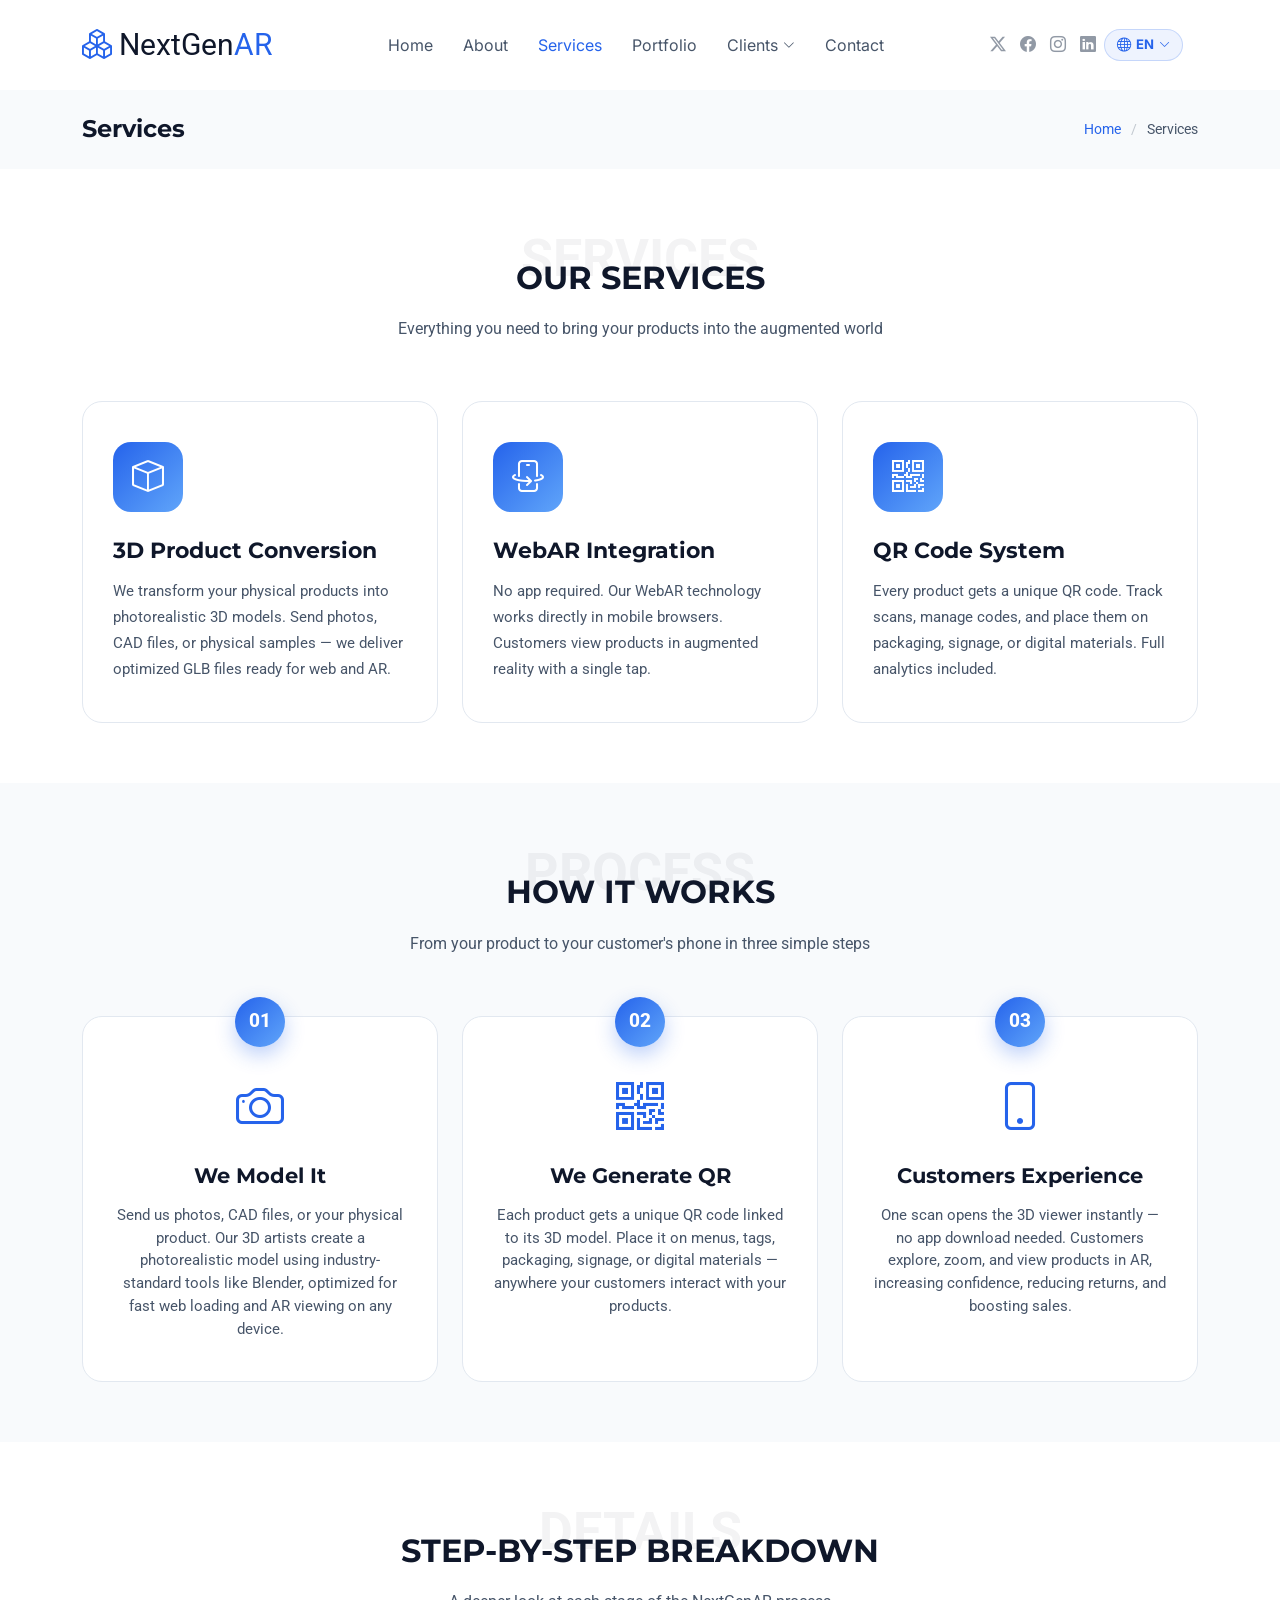
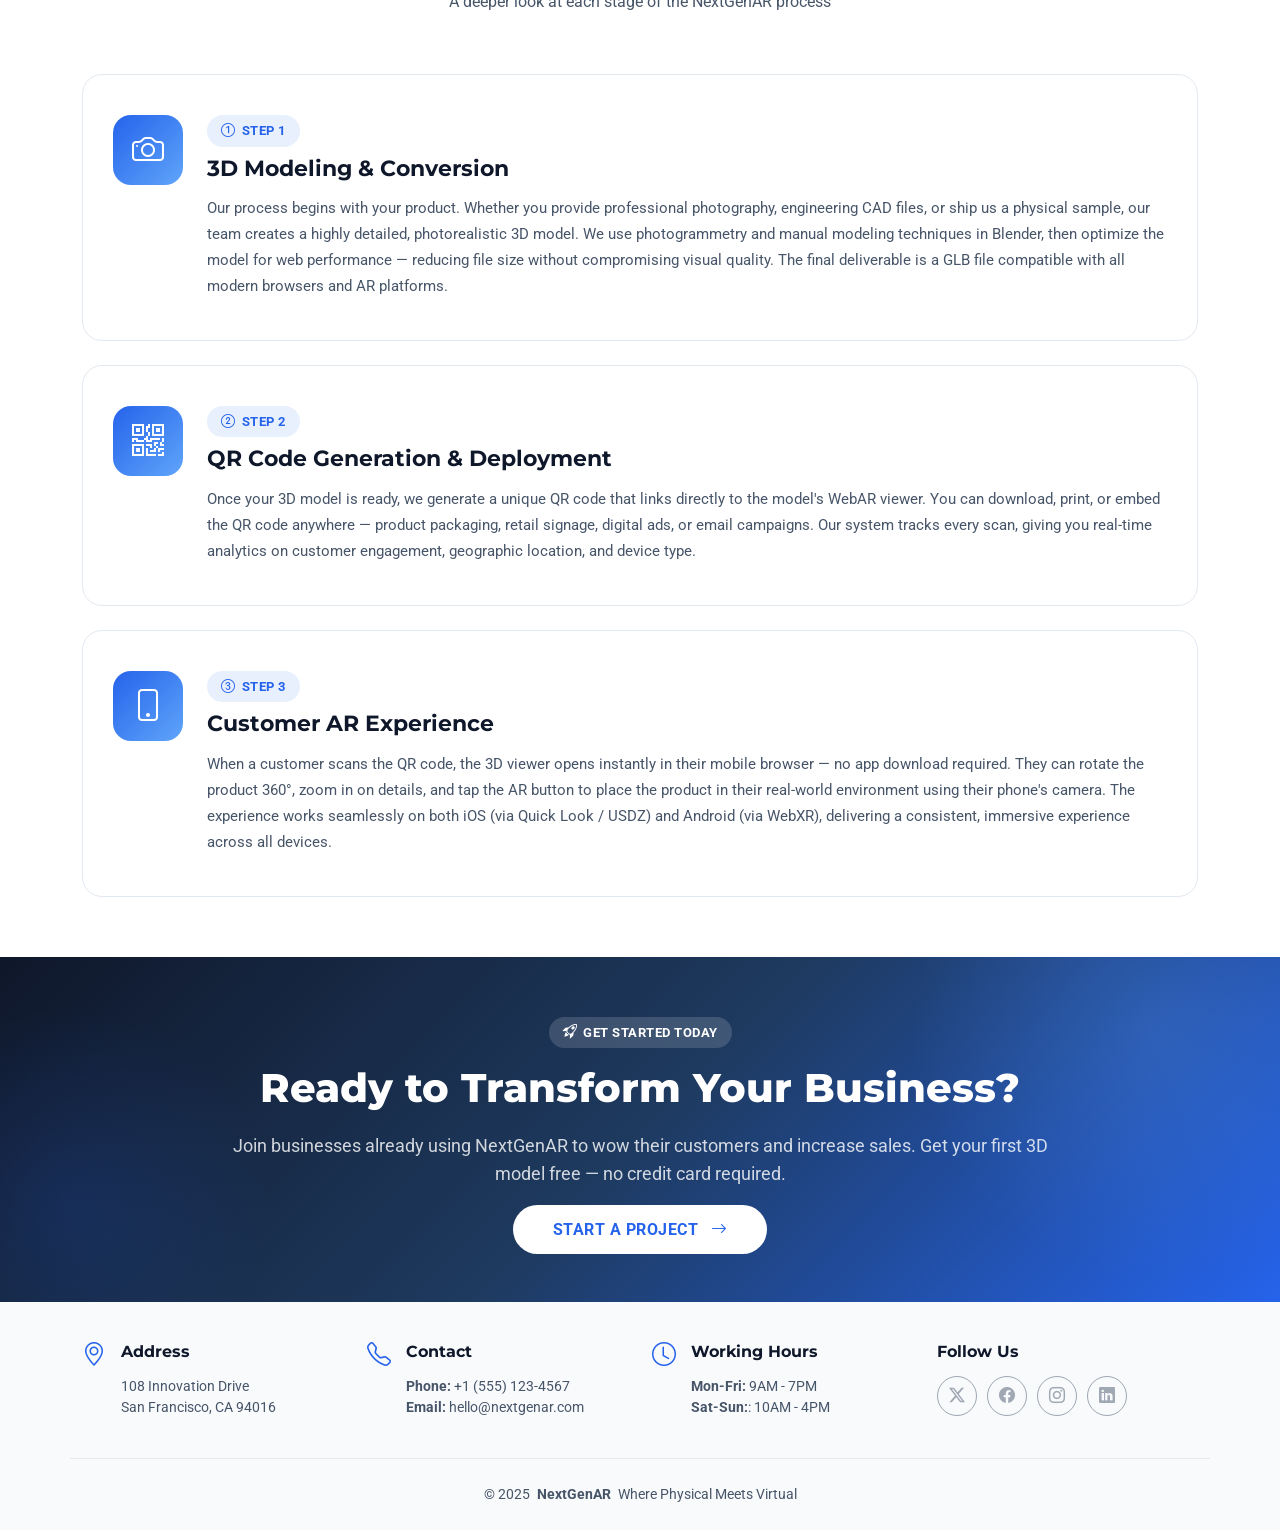
<file: services.html>
<!DOCTYPE html>
<html lang="en">
<head>
  <meta charset="utf-8">
  <meta content="width=device-width, initial-scale=1.0" name="viewport">
  <title>Services — NextGenAR</title>
  <meta name="description" content="NextGenAR offers 3D product conversion, WebAR integration, and QR code systems for immersive product experiences.">
  <meta name="keywords" content="3D visualization, augmented reality, WebAR, QR code AR, 3D product viewer">

  <!-- Canonical & Hreflang -->
  <link rel="canonical" href="https://yourdomain.com/services.html">
  <link rel="alternate" hreflang="en" href="https://yourdomain.com/services.html">
  <link rel="alternate" hreflang="fr" href="https://yourdomain.com/services.html">
  <link rel="alternate" hreflang="ar" href="https://yourdomain.com/services.html">
  <link rel="alternate" hreflang="x-default" href="https://yourdomain.com/services.html">

  <!-- Open Graph -->
  <meta property="og:type" content="website">
  <meta property="og:url" content="https://yourdomain.com/services.html">
  <meta property="og:title" content="Services — NextGenAR">
  <meta property="og:description" content="NextGenAR offers 3D product conversion, WebAR integration, and QR code systems for immersive product experiences.">
  <meta property="og:image" content="https://yourdomain.com/assets/img/og-image.webp">
  <meta property="og:locale" content="en_US">
  <meta property="og:locale:alternate" content="fr_FR">
  <meta property="og:locale:alternate" content="ar_SA">
  <meta property="og:site_name" content="NextGenAR">

  <!-- Twitter Card -->
  <meta name="twitter:card" content="summary_large_image">
  <meta name="twitter:title" content="Services — NextGenAR">
  <meta name="twitter:description" content="NextGenAR offers 3D product conversion, WebAR integration, and QR code systems for immersive product experiences.">
  <meta name="twitter:image" content="https://yourdomain.com/assets/img/og-image.webp">

  <link href="assets/img/favicon.png" rel="icon">
  <link href="assets/img/apple-touch-icon.png" rel="apple-touch-icon">
  <link href="https://fonts.googleapis.com" rel="preconnect">
  <link href="https://fonts.gstatic.com" rel="preconnect" crossorigin>
  <link href="https://fonts.googleapis.com/css2?family=Roboto:ital,wght@0,100;0,300;0,400;0,500;0,700;0,900;1,100;1,300;1,400;1,500;1,700;1,900&family=Montserrat:ital,wght@0,100;0,200;0,300;0,400;0,500;0,600;0,700;0,800;0,900;1,100;1,200;1,300;1,400;1,500;1,600;1,700;1,800;1,900&family=Inter:wght@100;200;300;400;500;600;700;800;900&display=swap" rel="stylesheet">
  <link href="assets/vendor/bootstrap/css/bootstrap.min.css" rel="stylesheet">
  <link href="assets/vendor/bootstrap-icons/bootstrap-icons.css" rel="stylesheet">
  <link href="assets/vendor/aos/aos.css" rel="stylesheet">
  <link href="assets/vendor/glightbox/css/glightbox.min.css" rel="stylesheet">
  <link href="assets/vendor/swiper/swiper-bundle.min.css" rel="stylesheet">
  <link href="assets/css/main.css" rel="stylesheet">
</head>

<body class="services-page">

  <header id="header" class="header d-flex align-items-center sticky-top">
    <div class="container position-relative d-flex align-items-center justify-content-between">
      <a href="index.html" class="logo d-flex align-items-center me-auto me-xl-0">
        <span class="sitename"><i class="bi bi-boxes text-primary"></i> NextGen<span class="text-primary">AR</span></span>
      </a>
      <nav id="navmenu" class="navmenu">
        <ul>
          <li><a href="index.html" data-i18n="nav.home">Home</a></li>
          <li><a href="about.html" data-i18n="nav.about">About</a></li>
          <li><a href="services.html" class="active" data-i18n="nav.services">Services</a></li>
          <li><a href="demo.html" data-i18n="nav.demo">Portfolio</a></li>
          <li class="dropdown"><a href="#"><span data-i18n="nav.clients">Clients</span> <i class="bi bi-chevron-down toggle-dropdown"></i></a>
            <ul>
              <li><a href="clients/atlas-furniture.html"><i class="bi bi-shop me-2"></i>Atlas Furniture</a></li>
              <li><a href="clients/modern-decor.html"><i class="bi bi-house-heart me-2"></i>Modern Decor</a></li>
              <li><a href="clients/luxury-home.html"><i class="bi bi-gem me-2"></i>Luxury Home</a></li>
              <li><a href="clients/auto-showroom.html"><i class="bi bi-car-front me-2"></i>Auto Showroom</a></li>
            </ul>
          </li>
          <li><a href="contact.html" data-i18n="nav.contact">Contact</a></li>
        </ul>
        <i class="mobile-nav-toggle d-xl-none bi bi-list"></i>
      </nav>
      <div class="header-social-links">
        <a href="#" class="twitter"><i class="bi bi-twitter-x"></i></a>
        <a href="#" class="facebook"><i class="bi bi-facebook"></i></a>
        <a href="#" class="instagram"><i class="bi bi-instagram"></i></a>
        <a href="#" class="linkedin"><i class="bi bi-linkedin"></i></a>
        <div class="language-switcher">
          <button class="lang-btn" type="button">
            <i class="bi bi-globe"></i>
            <span class="current-lang">EN</span>
            <i class="bi bi-chevron-down" style="font-size:0.7rem;"></i>
          </button>
          <ul class="lang-dropdown">
            <li><a href="#" data-lang="en" class="active"><span class="lang-flag">🇬🇧</span> English</a></li>
            <li><a href="#" data-lang="fr"><span class="lang-flag">🇫🇷</span> Français</a></li>
            <li><a href="#" data-lang="ar"><span class="lang-flag">🇸🇦</span> العربية</a></li>
          </ul>
        </div>
      </div>
    </div>
  </header>

  <main class="main">

    <!-- Page Title -->
    <div class="page-title light-background">
      <div class="container d-lg-flex justify-content-between align-items-center">
        <h1 class="mb-2 mb-lg-0" data-i18n="services.page_title">Services</h1>
        <nav class="breadcrumbs">
          <ol>
            <li><a href="index.html">Home</a></li>
            <li class="current" data-i18n="services.page_title">Services</li>
          </ol>
        </nav>
      </div>
    </div><!-- End Page Title -->

    <!-- Services Section -->
    <section id="services" class="section">
      <div class="container section-title" data-aos="fade-up">
        <span class="description-title" data-i18n="services.badge">Services</span>
        <h2 data-i18n="services.title">Our Services</h2>
        <p data-i18n="services.desc">Everything you need to bring your products into the augmented world</p>
      </div>

      <div class="container" data-aos="fade-up" data-aos-delay="100">
        <div class="row g-4">
          <div class="col-lg-4 col-md-6" data-aos="fade-up" data-aos-delay="100">
            <div class="saas-feature-card">
              <div class="feature-icon-lg">
                <i class="bi bi-box"></i>
              </div>
              <h3 data-i18n="services.s1">3D Product Conversion</h3>
              <p data-i18n="services.s1_desc">We transform your physical products into photorealistic 3D models. Send photos, CAD files, or physical samples — we deliver optimized GLB files ready for web and AR.</p>
            </div>
          </div>

          <div class="col-lg-4 col-md-6" data-aos="fade-up" data-aos-delay="200">
            <div class="saas-feature-card">
              <div class="feature-icon-lg">
                <i class="bi bi-phone-flip"></i>
              </div>
              <h3 data-i18n="services.s2">WebAR Integration</h3>
              <p data-i18n="services.s2_desc">No app required. Our WebAR technology works directly in mobile browsers. Customers view products in augmented reality with a single tap.</p>
            </div>
          </div>

          <div class="col-lg-4 col-md-6" data-aos="fade-up" data-aos-delay="300">
            <div class="saas-feature-card">
              <div class="feature-icon-lg">
                <i class="bi bi-qr-code"></i>
              </div>
              <h3 data-i18n="services.s3">QR Code System</h3>
              <p data-i18n="services.s3_desc">Every product gets a unique QR code. Track scans, manage codes, and place them on packaging, signage, or digital materials. Full analytics included.</p>
            </div>
          </div>
        </div>
      </div>
    </section><!-- /Services Section -->

    <!-- Process Section -->
    <section id="how-it-works" class="how-it-works section light-background">
      <div class="container section-title" data-aos="fade-up">
        <span class="description-title" data-i18n="how.subtitle">Process</span>
        <h2 data-i18n="how.title">How It Works</h2>
        <p data-i18n="how.desc">From your product to your customer's phone in three simple steps</p>
      </div>

      <div class="container" data-aos="fade-up" data-aos-delay="100">
        <div class="row g-4 justify-content-center">
          <div class="col-lg-4 col-md-6" data-aos="fade-up" data-aos-delay="200">
            <div class="step-card">
              <span class="step-number">01</span>
              <div class="step-icon">
                <i class="bi bi-camera"></i>
              </div>
              <h3 data-i18n="how.step1">We Model It</h3>
              <p data-i18n="services.step1_desc">Send us photos, CAD files, or your physical product. Our 3D artists create a photorealistic model using industry-standard tools like Blender, optimized for fast web loading and AR viewing on any device.</p>
            </div>
          </div>

          <div class="col-lg-4 col-md-6" data-aos="fade-up" data-aos-delay="300">
            <div class="step-card">
              <span class="step-number">02</span>
              <div class="step-icon">
                <i class="bi bi-qr-code"></i>
              </div>
              <h3 data-i18n="how.step2">We Generate QR</h3>
              <p data-i18n="services.step2_desc">Each product gets a unique QR code linked to its 3D model. Place it on menus, tags, packaging, signage, or digital materials — anywhere your customers interact with your products.</p>
            </div>
          </div>

          <div class="col-lg-4 col-md-6" data-aos="fade-up" data-aos-delay="400">
            <div class="step-card">
              <span class="step-number">03</span>
              <div class="step-icon">
                <i class="bi bi-phone"></i>
              </div>
              <h3 data-i18n="how.step3">Customers Experience</h3>
              <p data-i18n="services.step3_desc">One scan opens the 3D viewer instantly — no app download needed. Customers explore, zoom, and view products in AR, increasing confidence, reducing returns, and boosting sales.</p>
            </div>
          </div>
        </div>
      </div>
    </section><!-- /Process Section -->

    <!-- Detailed Steps Section -->
    <section id="detailed-steps" class="section">
      <div class="container section-title" data-aos="fade-up">
        <span class="description-title" data-i18n="services.details_badge">Details</span>
        <h2 data-i18n="services.details_title">Step-by-Step Breakdown</h2>
        <p data-i18n="services.details_desc">A deeper look at each stage of the NextGenAR process</p>
      </div>

      <div class="container" data-aos="fade-up" data-aos-delay="100">
        <div class="row g-4">

          <div class="col-lg-12" data-aos="fade-up" data-aos-delay="200">
            <div class="saas-feature-card d-flex align-items-start gap-4 flex-wrap flex-md-nowrap">
              <div class="feature-icon-lg flex-shrink-0">
                <i class="bi bi-camera"></i>
              </div>
              <div>
                <div class="d-flex align-items-center gap-2 mb-2">
                  <span class="badge-ar"><i class="bi bi-1-circle"></i> Step 1</span>
                </div>
                <h3 data-i18n="services.detail1_title">3D Modeling &amp; Conversion</h3>
                <p data-i18n="services.detail1_desc">Our process begins with your product. Whether you provide professional photography, engineering CAD files, or ship us a physical sample, our team creates a highly detailed, photorealistic 3D model. We use photogrammetry and manual modeling techniques in Blender, then optimize the model for web performance — reducing file size without compromising visual quality. The final deliverable is a GLB file compatible with all modern browsers and AR platforms.</p>
              </div>
            </div>
          </div>

          <div class="col-lg-12" data-aos="fade-up" data-aos-delay="300">
            <div class="saas-feature-card d-flex align-items-start gap-4 flex-wrap flex-md-nowrap">
              <div class="feature-icon-lg flex-shrink-0">
                <i class="bi bi-qr-code"></i>
              </div>
              <div>
                <div class="d-flex align-items-center gap-2 mb-2">
                  <span class="badge-ar"><i class="bi bi-2-circle"></i> Step 2</span>
                </div>
                <h3 data-i18n="services.detail2_title">QR Code Generation &amp; Deployment</h3>
                <p data-i18n="services.detail2_desc">Once your 3D model is ready, we generate a unique QR code that links directly to the model's WebAR viewer. You can download, print, or embed the QR code anywhere — product packaging, retail signage, digital ads, or email campaigns. Our system tracks every scan, giving you real-time analytics on customer engagement, geographic location, and device type.</p>
              </div>
            </div>
          </div>

          <div class="col-lg-12" data-aos="fade-up" data-aos-delay="400">
            <div class="saas-feature-card d-flex align-items-start gap-4 flex-wrap flex-md-nowrap">
              <div class="feature-icon-lg flex-shrink-0">
                <i class="bi bi-phone"></i>
              </div>
              <div>
                <div class="d-flex align-items-center gap-2 mb-2">
                  <span class="badge-ar"><i class="bi bi-3-circle"></i> Step 3</span>
                </div>
                <h3 data-i18n="services.detail3_title">Customer AR Experience</h3>
                <p data-i18n="services.detail3_desc">When a customer scans the QR code, the 3D viewer opens instantly in their mobile browser — no app download required. They can rotate the product 360°, zoom in on details, and tap the AR button to place the product in their real-world environment using their phone's camera. The experience works seamlessly on both iOS (via Quick Look / USDZ) and Android (via WebXR), delivering a consistent, immersive experience across all devices.</p>
              </div>
            </div>
          </div>

        </div>
      </div>
    </section><!-- /Detailed Steps Section -->

    <!-- CTA Section -->
    <section id="cta" class="cta-section section">
      <div class="container">
        <div class="row justify-content-center text-center">
          <div class="col-lg-9 cta-content" data-aos="fade-up">
            <span class="badge-ar mb-3" style="background:rgba(255,255,255,0.15); color:#fff;"><i class="bi bi-rocket-takeoff"></i> <span data-i18n="cta.badge">Get Started</span></span>
            <h2 data-i18n="cta.title">Ready to Transform Your Business?</h2>
            <p data-i18n="cta.desc">Join businesses already using NextGenAR to wow their customers and increase sales. Get your first 3D model free — no credit card required.</p>
            <a href="contact.html" class="btn-cta"><span data-i18n="cta.btn">Start a Project</span> <i class="bi bi-arrow-right ms-2"></i></a>
          </div>
        </div>
      </div>
    </section><!-- /CTA Section -->

  </main>

  <footer id="footer" class="footer light-background">
    <div class="container">
      <div class="row gy-3">
        <div class="col-lg-3 col-md-6 d-flex">
          <i class="bi bi-geo-alt icon"></i>
          <div class="address">
            <h4 data-i18n="footer.address">Address</h4>
            <p>108 Innovation Drive</p>
            <p>San Francisco, CA 94016</p>
            <p></p>
          </div>
        </div>
        <div class="col-lg-3 col-md-6 d-flex">
          <i class="bi bi-telephone icon"></i>
          <div>
            <h4 data-i18n="footer.contact">Contact</h4>
            <p><strong data-i18n="footer.phone">Phone:</strong> <span>+1 (555) 123-4567</span><br><strong data-i18n="footer.email">Email:</strong> <span>hello@nextgenar.com</span><br></p>
          </div>
        </div>
        <div class="col-lg-3 col-md-6 d-flex">
          <i class="bi bi-clock icon"></i>
          <div>
            <h4 data-i18n="footer.hours">Working Hours</h4>
            <p><strong data-i18n="footer.mon_fri">Mon-Fri:</strong> <span>9AM - 7PM</span><br><strong data-i18n="footer.sat_sun">Sat-Sun:</strong>: <span>10AM - 4PM</span></p>
          </div>
        </div>
        <div class="col-lg-3 col-md-6">
          <h4 data-i18n="footer.follow">Follow Us</h4>
          <div class="social-links d-flex">
            <a href="#" class="twitter"><i class="bi bi-twitter-x"></i></a>
            <a href="#" class="facebook"><i class="bi bi-facebook"></i></a>
            <a href="#" class="instagram"><i class="bi bi-instagram"></i></a>
            <a href="#" class="linkedin"><i class="bi bi-linkedin"></i></a>
          </div>
        </div>
      </div>
    </div>
    <div class="container copyright text-center mt-4">
      <p>© <span>2025</span> <strong class="px-1 sitename">NextGenAR</strong> <span data-i18n="footer.copyright">Where Physical Meets Virtual</span></p>
    </div>
  </footer>

  <!-- Scroll Top -->
  <a href="#" id="scroll-top" class="scroll-top d-flex align-items-center justify-content-center"><i class="bi bi-arrow-up-short"></i></a>

  <!-- Preloader -->
  <div id="preloader"></div>

  <!-- Vendor JS Files -->
  <script src="assets/vendor/bootstrap/js/bootstrap.bundle.min.js"></script>
  <script src="assets/vendor/php-email-form/validate.js"></script>
  <script src="assets/vendor/aos/aos.js"></script>
  <script src="assets/vendor/glightbox/js/glightbox.min.js"></script>
  <script src="assets/vendor/purecounter/purecounter_vanilla.js"></script>
  <script src="assets/vendor/swiper/swiper-bundle.min.js"></script>
  <script src="assets/vendor/imagesloaded/imagesloaded.pkgd.min.js"></script>
  <script src="assets/vendor/isotope-layout/isotope.pkgd.min.js"></script>

  <!-- Main JS File -->
  <script src="assets/js/main.js"></script>
  <script src="assets/js/nextgen-ar.js"></script>
  <script src="assets/js/i18n.js"></script>

</body>
</html>
</file>
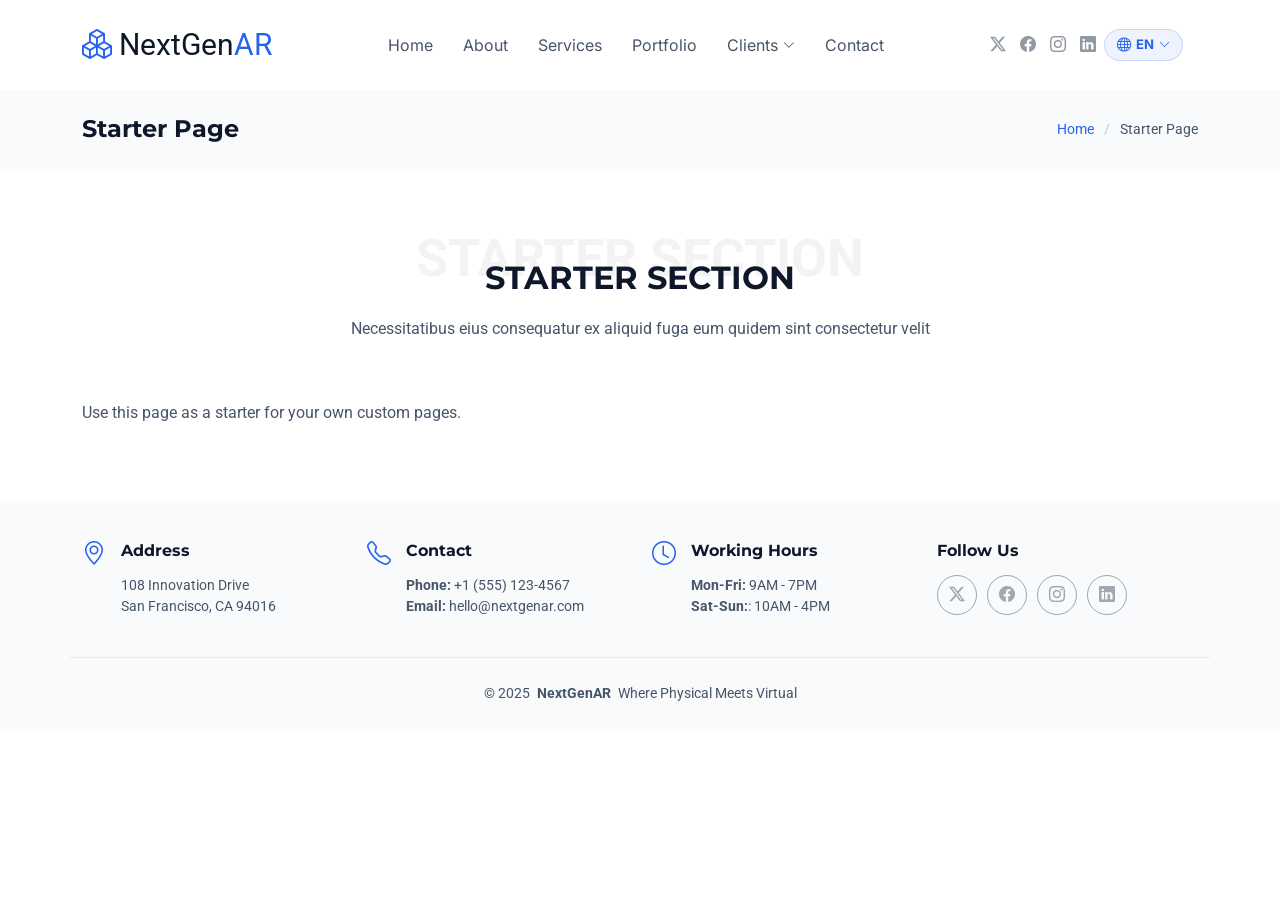
<file: starter-page.html>
<!DOCTYPE html>
<html lang="en">

<head>
  <meta charset="utf-8">
  <meta content="width=device-width, initial-scale=1.0" name="viewport">
  <title>Starter Page — NextGenAR</title>
  <meta name="description" content="Starter page template for the NextGenAR platform — 3D and AR product visualization.">
  <meta name="keywords" content="NextGenAR, starter page, 3D visualization, augmented reality">

  <!-- Canonical & Hreflang -->
  <link rel="canonical" href="https://yourdomain.com/starter-page.html">
  <link rel="alternate" hreflang="en" href="https://yourdomain.com/starter-page.html">
  <link rel="alternate" hreflang="fr" href="https://yourdomain.com/starter-page.html">
  <link rel="alternate" hreflang="ar" href="https://yourdomain.com/starter-page.html">
  <link rel="alternate" hreflang="x-default" href="https://yourdomain.com/starter-page.html">

  <!-- Open Graph -->
  <meta property="og:type" content="website">
  <meta property="og:url" content="https://yourdomain.com/starter-page.html">
  <meta property="og:title" content="Starter Page — NextGenAR">
  <meta property="og:description" content="Starter page template for the NextGenAR platform — 3D and AR product visualization.">
  <meta property="og:image" content="https://yourdomain.com/assets/img/og-image.webp">
  <meta property="og:locale" content="en_US">
  <meta property="og:locale:alternate" content="fr_FR">
  <meta property="og:locale:alternate" content="ar_SA">
  <meta property="og:site_name" content="NextGenAR">

  <!-- Twitter Card -->
  <meta name="twitter:card" content="summary_large_image">
  <meta name="twitter:title" content="Starter Page — NextGenAR">
  <meta name="twitter:description" content="Starter page template for the NextGenAR platform — 3D and AR product visualization.">
  <meta name="twitter:image" content="https://yourdomain.com/assets/img/og-image.webp">

  <!-- Favicons -->
  <link href="assets/img/favicon.png" rel="icon">
  <link href="assets/img/apple-touch-icon.png" rel="apple-touch-icon">

  <!-- Fonts -->
  <link href="https://fonts.googleapis.com" rel="preconnect">
  <link href="https://fonts.gstatic.com" rel="preconnect" crossorigin>
  <link href="https://fonts.googleapis.com/css2?family=Roboto:ital,wght@0,100;0,300;0,400;0,500;0,700;0,900;1,100;1,300;1,400;1,500;1,700;1,900&family=Montserrat:ital,wght@0,100;0,200;0,300;0,400;0,500;0,600;0,700;0,800;0,900;1,100;1,200;1,300;1,400;1,500;1,600;1,700;1,800;1,900&family=Inter:wght@100;200;300;400;500;600;700;800;900&display=swap" rel="stylesheet">

  <!-- Vendor CSS Files -->
  <link href="assets/vendor/bootstrap/css/bootstrap.min.css" rel="stylesheet">
  <link href="assets/vendor/bootstrap-icons/bootstrap-icons.css" rel="stylesheet">
  <link href="assets/vendor/aos/aos.css" rel="stylesheet">
  <link href="assets/vendor/glightbox/css/glightbox.min.css" rel="stylesheet">
  <link href="assets/vendor/swiper/swiper-bundle.min.css" rel="stylesheet">

  <!-- Main CSS File -->
  <link href="assets/css/main.css" rel="stylesheet">

  <!-- =======================================================
  * Template Name: Nexa
  * Template URL: https://bootstrapmade.com/nexa-bootstrap-agency-template/
  * Updated: Aug 19 2025 with Bootstrap v5.3.7
  * Author: BootstrapMade.com
  * License: https://bootstrapmade.com/license/
  ======================================================== -->
</head>

<body class="starter-page-page">

  <header id="header" class="header d-flex align-items-center sticky-top">
    <div class="container position-relative d-flex align-items-center justify-content-between">

      <a href="index.html" class="logo d-flex align-items-center me-auto me-xl-0">
        <span class="sitename"><i class="bi bi-boxes text-primary"></i> NextGen<span class="text-primary">AR</span></span>
      </a>

      <nav id="navmenu" class="navmenu">
        <ul>
          <li><a href="index.html" data-i18n="nav.home">Home</a></li>
          <li><a href="about.html" data-i18n="nav.about">About</a></li>
          <li><a href="services.html" data-i18n="nav.services">Services</a></li>
          <li><a href="demo.html" data-i18n="nav.demo">Portfolio</a></li>
          <li class="dropdown"><a href="#"><span data-i18n="nav.clients">Clients</span> <i class="bi bi-chevron-down toggle-dropdown"></i></a>
            <ul>
              <li><a href="clients/atlas-furniture.html"><i class="bi bi-shop me-2"></i>Atlas Furniture</a></li>
              <li><a href="clients/modern-decor.html"><i class="bi bi-house-heart me-2"></i>Modern Decor</a></li>
              <li><a href="clients/luxury-home.html"><i class="bi bi-gem me-2"></i>Luxury Home</a></li>
              <li><a href="clients/auto-showroom.html"><i class="bi bi-car-front me-2"></i>Auto Showroom</a></li>
            </ul>
          </li>
          <li><a href="contact.html" data-i18n="nav.contact">Contact</a></li>
        </ul>
        <i class="mobile-nav-toggle d-xl-none bi bi-list"></i>
      </nav>

      <div class="header-social-links">
        <a href="#" class="twitter"><i class="bi bi-twitter-x"></i></a>
        <a href="#" class="facebook"><i class="bi bi-facebook"></i></a>
        <a href="#" class="instagram"><i class="bi bi-instagram"></i></a>
        <a href="#" class="linkedin"><i class="bi bi-linkedin"></i></a>
        <div class="language-switcher">
          <button class="lang-btn" type="button">
            <i class="bi bi-globe"></i>
            <span class="current-lang">EN</span>
            <i class="bi bi-chevron-down" style="font-size:0.7rem;"></i>
          </button>
          <ul class="lang-dropdown">
            <li><a href="#" data-lang="en" class="active"><span class="lang-flag">🇬🇧</span> English</a></li>
            <li><a href="#" data-lang="fr"><span class="lang-flag">🇫🇷</span> Français</a></li>
            <li><a href="#" data-lang="ar"><span class="lang-flag">🇸🇦</span> العربية</a></li>
          </ul>
        </div>
      </div>

    </div>
  </header>

  <main class="main">

    <!-- Page Title -->
    <div class="page-title light-background">
      <div class="container d-lg-flex justify-content-between align-items-center">
        <h1 class="mb-2 mb-lg-0">Starter Page</h1>
        <nav class="breadcrumbs">
          <ol>
            <li><a href="index.html">Home</a></li>
            <li class="current">Starter Page</li>
          </ol>
        </nav>
      </div>
    </div><!-- End Page Title -->

    <!-- Starter Section Section -->
    <section id="starter-section" class="starter-section section">

      <!-- Section Title -->
      <div class="container section-title" data-aos="fade-up">
        <span class="description-title">Starter Section</span>
        <h2>Starter Section</h2>
        <p>Necessitatibus eius consequatur ex aliquid fuga eum quidem sint consectetur velit</p>
      </div><!-- End Section Title -->

      <div class="container" data-aos="fade-up">
        <p>Use this page as a starter for your own custom pages.</p>
      </div>

    </section><!-- /Starter Section Section -->

  </main>

  <footer id="footer" class="footer light-background">

    <div class="container">
      <div class="row gy-3">
        <div class="col-lg-3 col-md-6 d-flex">
          <i class="bi bi-geo-alt icon"></i>
          <div class="address">
            <h4 data-i18n="footer.address">Address</h4>
            <p>108 Innovation Drive</p>
            <p>San Francisco, CA 94016</p>
            <p></p>
          </div>
        </div>

        <div class="col-lg-3 col-md-6 d-flex">
          <i class="bi bi-telephone icon"></i>
          <div>
            <h4 data-i18n="footer.contact">Contact</h4>
            <p>
              <strong data-i18n="footer.phone">Phone:</strong> <span>+1 (555) 123-4567</span><br>
              <strong data-i18n="footer.email">Email:</strong> <span>hello@nextgenar.com</span><br>
            </p>
          </div>
        </div>

        <div class="col-lg-3 col-md-6 d-flex">
          <i class="bi bi-clock icon"></i>
          <div>
            <h4 data-i18n="footer.hours">Working Hours</h4>
            <p>
              <strong data-i18n="footer.mon_fri">Mon-Fri:</strong> <span>9AM - 7PM</span><br>
              <strong data-i18n="footer.sat_sun">Sat-Sun:</strong>: <span>10AM - 4PM</span>
            </p>
          </div>
        </div>

        <div class="col-lg-3 col-md-6">
          <h4 data-i18n="footer.follow">Follow Us</h4>
          <div class="social-links d-flex">
            <a href="#" class="twitter"><i class="bi bi-twitter-x"></i></a>
            <a href="#" class="facebook"><i class="bi bi-facebook"></i></a>
            <a href="#" class="instagram"><i class="bi bi-instagram"></i></a>
            <a href="#" class="linkedin"><i class="bi bi-linkedin"></i></a>
          </div>
        </div>
      </div>
    </div>

    <div class="container copyright text-center mt-4">
      <p>© <span>2025</span> <strong class="px-1 sitename">NextGenAR</strong> <span data-i18n="footer.copyright">Where Physical Meets Virtual</span></p>
    </div>

  </footer>

  <!-- Scroll Top -->
  <a href="#" id="scroll-top" class="scroll-top d-flex align-items-center justify-content-center"><i class="bi bi-arrow-up-short"></i></a>

  <!-- Preloader -->
  <div id="preloader"></div>

  <!-- Vendor JS Files -->
  <script src="assets/vendor/bootstrap/js/bootstrap.bundle.min.js"></script>
  <script src="assets/vendor/php-email-form/validate.js"></script>
  <script src="assets/vendor/aos/aos.js"></script>
  <script src="assets/vendor/glightbox/js/glightbox.min.js"></script>
  <script src="assets/vendor/purecounter/purecounter_vanilla.js"></script>
  <script src="assets/vendor/swiper/swiper-bundle.min.js"></script>
  <script src="assets/vendor/imagesloaded/imagesloaded.pkgd.min.js"></script>
  <script src="assets/vendor/isotope-layout/isotope.pkgd.min.js"></script>

  <!-- Main JS File -->
  <script src="assets/js/main.js"></script>
  <script src="assets/js/nextgen-ar.js"></script>
  <script src="assets/js/i18n.js"></script>

</body>

</html>
</file>
<file: assets/css/main.css>
/**
* Template Name: Nexa
* Template URL: https://bootstrapmade.com/nexa-bootstrap-agency-template/
* Updated: Aug 19 2025 with Bootstrap v5.3.7
* Author: BootstrapMade.com
* License: https://bootstrapmade.com/license/
*/

/*--------------------------------------------------------------
# Font & Color Variables
# Help: https://bootstrapmade.com/color-system/
--------------------------------------------------------------*/

/* Bootstrap Primary Override — match accent color */
:root {
  --bs-primary: #2563eb;
  --bs-primary-rgb: 37, 99, 235;
  --bs-link-color: #2563eb;
  --bs-link-hover-color: #1d4ed8;
}

.btn-primary {
  --bs-btn-bg: #2563eb;
  --bs-btn-border-color: #2563eb;
  --bs-btn-hover-bg: #1d4ed8;
  --bs-btn-hover-border-color: #1d4ed8;
  --bs-btn-active-bg: #1d4ed8;
  --bs-btn-active-border-color: #1d4ed8;
  --bs-btn-disabled-bg: #2563eb;
  --bs-btn-disabled-border-color: #2563eb;
}

.btn-outline-primary {
  --bs-btn-color: #2563eb;
  --bs-btn-border-color: #2563eb;
  --bs-btn-hover-bg: #2563eb;
  --bs-btn-hover-border-color: #2563eb;
  --bs-btn-active-bg: #2563eb;
  --bs-btn-active-border-color: #2563eb;
}

.text-primary {
  color: #2563eb !important;
}

.bg-primary {
  background-color: #2563eb !important;
}

.border-primary {
  border-color: #2563eb !important;
}

/* Fonts */
:root {
  --default-font: "Roboto",  system-ui, -apple-system, "Segoe UI", Roboto, "Helvetica Neue", Arial, "Noto Sans", "Liberation Sans", sans-serif, "Apple Color Emoji", "Segoe UI Emoji", "Segoe UI Symbol", "Noto Color Emoji";
  --heading-font: "Montserrat",  sans-serif;
  --nav-font: "Inter",  sans-serif;
}

/* Global Colors - The following color variables are used throughout the website. Updating them here will change the color scheme of the entire website */
:root { 
  --background-color: #ffffff; /* Background color for the entire website, including individual sections */
  --default-color: #475569; /* Default color used for the majority of the text content across the entire website */
  --heading-color: #0f172a; /* Color for headings, subheadings and title throughout the website */
  --accent-color: #2563eb; /* Accent color that represents your brand on the website. It's used for buttons, links, and other elements that need to stand out */
  --surface-color: #f1f5f9; /* The surface color is used as a background of boxed elements within sections, such as cards, icon boxes, or other elements that require a visual separation from the global background. */
  --contrast-color: #ffffff; /* Contrast color for text, ensuring readability against backgrounds of accent, heading, or surface colors. */
}

/* Nav Menu Colors - The following color variables are used specifically for the navigation menu. They are separate from the global colors to allow for more customization options */
:root {
  --nav-color: #475569;  /* The default color of the main navmenu links */
  --nav-hover-color: #2563eb; /* Applied to main navmenu links when they are hovered over or active */
  --nav-mobile-background-color: #ffffff; /* Used as the background color for mobile navigation menu */
  --nav-dropdown-background-color: #ffffff; /* Used as the background color for dropdown items that appear when hovering over primary navigation items */
  --nav-dropdown-color: #475569; /* Used for navigation links of the dropdown items in the navigation menu. */
  --nav-dropdown-hover-color: #2563eb; /* Similar to --nav-hover-color, this color is applied to dropdown navigation links when they are hovered over. */
}

/* Color Presets - These classes override global colors when applied to any section or element, providing reuse of the sam color scheme. */

.light-background {
  --background-color: #f8fafc;
  --surface-color: #ffffff;
}

.dark-background {
  --background-color: #0f172a;
  --default-color: #ffffff;
  --heading-color: #ffffff;
  --surface-color: #1e293b;
  --contrast-color: #ffffff;
}

/* Smooth scroll */
:root {
  scroll-behavior: smooth;
}

/*--------------------------------------------------------------
# General Styling & Shared Classes
--------------------------------------------------------------*/
body {
  color: var(--default-color);
  background-color: var(--background-color);
  font-family: var(--default-font);
}

a {
  color: var(--accent-color);
  text-decoration: none;
  transition: 0.3s;
}

a:hover {
  color: color-mix(in srgb, var(--accent-color), transparent 25%);
  text-decoration: none;
}

h1,
h2,
h3,
h4,
h5,
h6 {
  color: var(--heading-color);
  font-family: var(--heading-font);
}

/* PHP Email Form Messages
------------------------------*/
.php-email-form .error-message {
  display: none;
  background: #df1529;
  color: #ffffff;
  text-align: left;
  padding: 15px;
  margin-bottom: 24px;
  font-weight: 600;
}

.php-email-form .sent-message {
  display: none;
  color: #ffffff;
  background: #059652;
  text-align: center;
  padding: 15px;
  margin-bottom: 24px;
  font-weight: 600;
}

.php-email-form .loading {
  display: none;
  background: var(--surface-color);
  text-align: center;
  padding: 15px;
  margin-bottom: 24px;
}

.php-email-form .loading:before {
  content: "";
  display: inline-block;
  border-radius: 50%;
  width: 24px;
  height: 24px;
  margin: 0 10px -6px 0;
  border: 3px solid var(--accent-color);
  border-top-color: var(--surface-color);
  animation: php-email-form-loading 1s linear infinite;
}

/* Formspree Messages
------------------------------*/
.form-success-msg {
  display: none;
  color: #ffffff;
  background: #059652;
  text-align: center;
  padding: 15px;
  margin-bottom: 24px;
  font-weight: 600;
}

.form-error-msg {
  display: none;
  background: #df1529;
  color: #ffffff;
  text-align: left;
  padding: 15px;
  margin-bottom: 24px;
  font-weight: 600;
}

.fs-field-error {
  display: block;
  color: #df1529;
  font-size: 0.85rem;
  margin-top: 4px;
  margin-bottom: 8px;
  min-height: 1.2em;
}

.form-control.is-invalid {
  border-color: #df1529 !important;
  box-shadow: 0 0 0 4px rgba(223, 21, 41, 0.1) !important;
}

@keyframes php-email-form-loading {
  0% {
    transform: rotate(0deg);
  }

  100% {
    transform: rotate(360deg);
  }
}

/*--------------------------------------------------------------
# Global Header
--------------------------------------------------------------*/
.header {
  --background-color: #ffffff;
  color: var(--default-color);
  background-color: var(--background-color);
  padding: 15px 0;
  transition: all 0.5s;
  z-index: 997;
}

.header .logo {
  line-height: 1;
}

.header .logo img {
  max-height: 36px;
  margin-right: 8px;
}

.header .logo h1,
.header .logo span.sitename {
  font-size: 30px;
  margin: 0;
  font-weight: 400;
  color: var(--heading-color);
}

.header .header-social-links {
  padding-right: 15px;
  display: flex;
  align-items: center;
  gap: 8px;
}

/* Language Switcher */
.header .language-switcher {
  position: relative;
  display: inline-flex;
  align-items: center;
}

.header .lang-btn {
  display: inline-flex;
  align-items: center;
  gap: 5px;
  background: rgba(37, 99, 235, 0.08);
  border: 1px solid rgba(37, 99, 235, 0.2);
  color: var(--accent-color);
  padding: 5px 12px;
  border-radius: 50px;
  font-size: 0.82rem;
  font-weight: 600;
  cursor: pointer;
  transition: all 0.3s ease;
  font-family: var(--nav-font);
  white-space: nowrap;
}

.header .lang-btn:hover {
  background: var(--accent-color);
  color: #fff;
  border-color: var(--accent-color);
}

.header .lang-btn i {
  font-size: 0.9rem;
  line-height: 1;
}

.header .lang-btn .current-lang {
  font-weight: 700;
  text-transform: uppercase;
}

.header .lang-dropdown {
  position: absolute;
  top: 100%;
  right: 0;
  margin-top: 8px;
  background: #fff;
  border: 1px solid #e2e8f0;
  border-radius: 12px;
  box-shadow: 0 15px 40px rgba(0, 0, 0, 0.12);
  list-style: none;
  padding: 6px;
  margin: 0;
  min-width: 150px;
  opacity: 0;
  visibility: hidden;
  transform: translateY(-10px);
  transition: all 0.3s ease;
  z-index: 999;
}

.header .lang-dropdown.active {
  opacity: 1;
  visibility: visible;
  transform: translateY(0);
}

.header .lang-dropdown li a {
  display: flex;
  align-items: center;
  gap: 10px;
  padding: 8px 14px;
  border-radius: 8px;
  font-size: 0.88rem;
  font-weight: 500;
  color: var(--default-color);
  transition: all 0.2s ease;
  cursor: pointer;
}

.header .lang-dropdown li a:hover {
  background: rgba(37, 99, 235, 0.08);
  color: var(--accent-color);
}

.header .lang-dropdown li a.active {
  background: rgba(37, 99, 235, 0.1);
  color: var(--accent-color);
  font-weight: 700;
}

.header .lang-dropdown li a .lang-flag {
  font-size: 1.1rem;
}

/* RTL Support for Arabic */
[dir="rtl"] {
  text-align: right;
}

[dir="rtl"] .header .header-social-links {
  padding-right: 0;
  padding-left: 15px;
  flex-direction: row-reverse;
}

[dir="rtl"] .navmenu ul {
  flex-direction: row-reverse;
}

[dir="rtl"] .hero-content {
  text-align: right;
}

[dir="rtl"] .hero-btns {
  justify-content: flex-end;
}

[dir="rtl"] .section-title {
  text-align: right;
}

[dir="rtl"] .footer .row {
  text-align: right;
}

@media (max-width: 1200px) {
  .header .lang-btn {
    font-size: 0.78rem;
    padding: 4px 10px;
  }
}

@media (max-width: 768px) {
  .header .lang-btn .current-lang {
    display: none;
  }

  .header .lang-btn {
    padding: 6px 10px;
  }

  .header .lang-btn i.bi-globe {
    font-size: 1rem;
  }
}

.header .header-social-links a {
  color: color-mix(in srgb, var(--default-color), transparent 40%);
  padding-left: 6px;
  display: inline-block;
  transition: 0.3s;
  font-size: 16px;
}

.header .header-social-links a:hover {
  color: var(--accent-color);
}

.header .header-social-links a i {
  line-height: 0px;
}

@media (max-width: 1200px) {
  .header .logo {
    order: 1;
  }

  .header .header-social-links {
    order: 2;
  }

  .header .navmenu {
    order: 3;
  }
}

.scrolled .header {
  backdrop-filter: blur(10px);
  -webkit-backdrop-filter: blur(10px);
  border-bottom: 1px solid color-mix(in srgb, var(--default-color), transparent 80%);
}

/* Global Header on Scroll
------------------------------*/
.scrolled .header {
  --background-color: rgba(255, 255, 255, 0.8);
}

/*--------------------------------------------------------------
# Navigation Menu
--------------------------------------------------------------*/
/* Navmenu - Desktop */
@media (min-width: 1200px) {
  .navmenu {
    padding: 0;
  }

  .navmenu ul {
    margin: 0;
    padding: 0;
    display: flex;
    list-style: none;
    align-items: center;
  }

  .navmenu li {
    position: relative;
  }

  .navmenu a,
  .navmenu a:focus {
    color: var(--nav-color);
    padding: 18px 15px;
    font-size: 16px;
    font-family: var(--nav-font);
    font-weight: 400;
    display: flex;
    align-items: center;
    justify-content: space-between;
    white-space: nowrap;
    transition: 0.3s;
  }

  .navmenu a i,
  .navmenu a:focus i {
    font-size: 12px;
    line-height: 0;
    margin-left: 5px;
    transition: 0.3s;
  }

  .navmenu li:last-child a {
    padding-right: 0;
  }

  .navmenu li:hover>a,
  .navmenu .active,
  .navmenu .active:focus {
    color: var(--nav-hover-color);
  }

  .navmenu .dropdown ul {
    margin: 0;
    padding: 10px 0;
    background: var(--nav-dropdown-background-color);
    display: block;
    position: absolute;
    visibility: hidden;
    left: 14px;
    top: 130%;
    opacity: 0;
    transition: 0.3s;
    border-radius: 4px;
    z-index: 99;
    box-shadow: 0px 0px 30px rgba(0, 0, 0, 0.1);
  }

  .navmenu .dropdown ul li {
    min-width: 200px;
  }

  .navmenu .dropdown ul a {
    padding: 10px 20px;
    font-size: 15px;
    text-transform: none;
    color: var(--nav-dropdown-color);
  }

  .navmenu .dropdown ul a i {
    font-size: 12px;
  }

  .navmenu .dropdown ul a:hover,
  .navmenu .dropdown ul .active:hover,
  .navmenu .dropdown ul li:hover>a {
    color: var(--nav-dropdown-hover-color);
  }

  .navmenu .dropdown:hover>ul {
    opacity: 1;
    top: 100%;
    visibility: visible;
  }

  .navmenu .dropdown .dropdown ul {
    top: 0;
    left: -90%;
    visibility: hidden;
  }

  .navmenu .dropdown .dropdown:hover>ul {
    opacity: 1;
    top: 0;
    left: -100%;
    visibility: visible;
  }
}

/* Navmenu - Mobile */
@media (max-width: 1199px) {
  .mobile-nav-toggle {
    color: var(--nav-color);
    font-size: 28px;
    line-height: 0;
    margin-right: 10px;
    cursor: pointer;
    transition: color 0.3s;
  }

  .navmenu {
    padding: 0;
    z-index: 9997;
  }

  .navmenu ul {
    display: none;
    list-style: none;
    position: absolute;
    inset: 60px 20px 20px 20px;
    padding: 10px 0;
    margin: 0;
    border-radius: 6px;
    background-color: var(--nav-mobile-background-color);
    overflow-y: auto;
    transition: 0.3s;
    z-index: 9998;
    box-shadow: 0px 0px 30px rgba(0, 0, 0, 0.1);
  }

  .navmenu a,
  .navmenu a:focus {
    color: var(--nav-dropdown-color);
    padding: 10px 20px;
    font-family: var(--nav-font);
    font-size: 17px;
    font-weight: 500;
    display: flex;
    align-items: center;
    justify-content: space-between;
    white-space: nowrap;
    transition: 0.3s;
  }

  .navmenu a i,
  .navmenu a:focus i {
    font-size: 12px;
    line-height: 0;
    margin-left: 5px;
    width: 30px;
    height: 30px;
    display: flex;
    align-items: center;
    justify-content: center;
    border-radius: 50%;
    transition: 0.3s;
    background-color: color-mix(in srgb, var(--accent-color), transparent 90%);
  }

  .navmenu a i:hover,
  .navmenu a:focus i:hover {
    background-color: var(--accent-color);
    color: var(--contrast-color);
  }

  .navmenu a:hover,
  .navmenu .active,
  .navmenu .active:focus {
    color: var(--nav-dropdown-hover-color);
  }

  .navmenu .active i,
  .navmenu .active:focus i {
    background-color: var(--accent-color);
    color: var(--contrast-color);
    transform: rotate(180deg);
  }

  .navmenu .dropdown ul {
    position: static;
    display: none;
    z-index: 99;
    padding: 10px 0;
    margin: 10px 20px;
    background-color: var(--nav-dropdown-background-color);
    border: 1px solid color-mix(in srgb, var(--default-color), transparent 90%);
    box-shadow: none;
    transition: all 0.5s ease-in-out;
  }

  .navmenu .dropdown ul ul {
    background-color: rgba(37, 99, 235, 0.05);
  }

  .navmenu .dropdown>.dropdown-active {
    display: block;
    background-color: rgba(37, 99, 235, 0.02);
  }

  .mobile-nav-active {
    overflow: hidden;
  }

  .mobile-nav-active .mobile-nav-toggle {
    color: #fff;
    position: absolute;
    font-size: 32px;
    top: 15px;
    right: 15px;
    margin-right: 0;
    z-index: 9999;
  }

  .mobile-nav-active .navmenu {
    position: fixed;
    overflow: hidden;
    inset: 0;
    background: rgba(15, 23, 42, 0.8);
    transition: 0.3s;
  }

  .mobile-nav-active .navmenu>ul {
    display: block;
  }
}

/*--------------------------------------------------------------
# Global Footer
--------------------------------------------------------------*/
.footer {
  color: var(--default-color);
  background-color: var(--background-color);
  font-size: 14px;
  padding: 40px 0 0 0;
  position: relative;
}

.footer .icon {
  color: var(--accent-color);
  margin-right: 15px;
  font-size: 24px;
  line-height: 0;
}

.footer h4 {
  font-size: 16px;
  font-weight: 700;
  margin-bottom: 15px;
}

.footer .address p {
  margin-bottom: 0px;
}

.footer .social-links a {
  display: flex;
  align-items: center;
  justify-content: center;
  width: 40px;
  height: 40px;
  border-radius: 50%;
  border: 1px solid color-mix(in srgb, var(--default-color), transparent 50%);
  font-size: 16px;
  color: color-mix(in srgb, var(--default-color), transparent 50%);
  margin-right: 10px;
  transition: 0.3s;
}

.footer .social-links a:hover {
  color: var(--accent-color);
  border-color: var(--accent-color);
}

.footer .copyright {
  padding: 25px 0;
  border-top: 1px solid color-mix(in srgb, var(--default-color), transparent 90%);
}

.footer .copyright p {
  margin-bottom: 0;
}

.footer .credits {
  margin-top: 5px;
  font-size: 13px;
}

/*--------------------------------------------------------------
# Preloader
--------------------------------------------------------------*/
#preloader {
  position: fixed;
  inset: 0;
  z-index: 999999;
  overflow: hidden;
  background: var(--background-color);
  transition: all 0.6s ease-out;
}

#preloader:before {
  content: "";
  position: fixed;
  top: calc(50% - 30px);
  left: calc(50% - 30px);
  border: 6px solid #ffffff;
  border-color: var(--accent-color) transparent var(--accent-color) transparent;
  border-radius: 50%;
  width: 60px;
  height: 60px;
  animation: animate-preloader 1.5s linear infinite;
}

@keyframes animate-preloader {
  0% {
    transform: rotate(0deg);
  }

  100% {
    transform: rotate(360deg);
  }
}

/*--------------------------------------------------------------
# Scroll Top Button
--------------------------------------------------------------*/
.scroll-top {
  position: fixed;
  visibility: hidden;
  opacity: 0;
  right: 15px;
  bottom: -15px;
  z-index: 99999;
  background-color: var(--accent-color);
  width: 44px;
  height: 44px;
  border-radius: 50px;
  transition: all 0.4s;
}

.scroll-top i {
  font-size: 24px;
  color: var(--contrast-color);
  line-height: 0;
}

.scroll-top:hover {
  background-color: color-mix(in srgb, var(--accent-color), transparent 20%);
  color: var(--contrast-color);
}

.scroll-top.active {
  visibility: visible;
  opacity: 1;
  bottom: 15px;
}

/*--------------------------------------------------------------
# Disable aos animation delay on mobile devices
--------------------------------------------------------------*/
@media screen and (max-width: 768px) {
  [data-aos-delay] {
    transition-delay: 0 !important;
  }
}

/*--------------------------------------------------------------
# Global Page Titles & Breadcrumbs
--------------------------------------------------------------*/
.page-title {
  color: var(--default-color);
  background-color: var(--background-color);
  padding: 25px 0;
  position: relative;
}

.page-title h1 {
  font-size: 24px;
  font-weight: 700;
}

.page-title .breadcrumbs ol {
  display: flex;
  flex-wrap: wrap;
  list-style: none;
  padding: 0;
  margin: 0;
  font-size: 14px;
  font-weight: 400;
}

.page-title .breadcrumbs ol li+li {
  padding-left: 10px;
}

.page-title .breadcrumbs ol li+li::before {
  content: "/";
  display: inline-block;
  padding-right: 10px;
  color: color-mix(in srgb, var(--default-color), transparent 70%);
}

/*--------------------------------------------------------------
# Global Sections
--------------------------------------------------------------*/
section,
.section {
  color: var(--default-color);
  background-color: var(--background-color);
  padding: 60px 0;
  scroll-margin-top: 90px;
  overflow: clip;
}

@media (max-width: 1199px) {

  section,
  .section {
    scroll-margin-top: 66px;
  }
}

/*--------------------------------------------------------------
# Global Section Titles
--------------------------------------------------------------*/
.section-title {
  text-align: center;
  padding: 30px 0;
  margin-bottom: 30px;
  position: relative;
}

.section-title h2 {
  font-size: 32px;
  font-weight: 700;
  text-transform: uppercase;
  margin-bottom: 20px;
  padding-bottom: 0;
  position: relative;
  z-index: 2;
}

.section-title span {
  position: absolute;
  top: 4px;
  color: color-mix(in srgb, var(--heading-color), transparent 95%);
  left: 0;
  right: 0;
  z-index: 1;
  font-weight: 700;
  font-size: 52px;
  text-transform: uppercase;
  line-height: 1;
}

.section-title p {
  margin-bottom: 0;
  position: relative;
  z-index: 2;
}

@media (max-width: 575px) {
  .section-title h2 {
    font-size: 28px;
    margin-bottom: 15px;
  }

  .section-title span {
    font-size: 38px;
  }
}

/*--------------------------------------------------------------
# Hero Section
--------------------------------------------------------------*/
.hero {
  position: relative;
  min-height: 100vh;
  display: flex;
  align-items: center;
  padding: 80px;
  overflow: hidden;
}

.hero .hero-background {
  position: absolute;
  top: 0;
  left: 0;
  width: 100%;
  height: 100%;
  background: linear-gradient(135deg, color-mix(in srgb, var(--accent-color), transparent 95%) 0%, color-mix(in srgb, var(--heading-color), transparent 97%) 100%);
  z-index: -2;
}

.hero .hero-background::before {
  content: "";
  position: absolute;
  top: 0;
  left: 0;
  width: 100%;
  height: 100%;
  background-image: url("../img/bg/abstract-bg-3.webp");
  background-size: cover;
  background-position: center;
  opacity: 0.1;
  z-index: -1;
}

.hero .hero-overlay {
  position: absolute;
  top: 0;
  left: 0;
  width: 100%;
  height: 100%;
  background: radial-gradient(circle at 30% 20%, color-mix(in srgb, var(--accent-color), transparent 90%) 0%, transparent 50%);
  z-index: -1;
}

.hero .hero-content {
  margin-bottom: 0;
}

.hero .hero-content h1 {
  font-size: 4rem;
  font-weight: 800;
  margin-bottom: 2rem;
  line-height: 1.1;
  color: var(--heading-color);
  letter-spacing: -0.02em;
}

@media (max-width: 992px) {
  .hero .hero-content h1 {
    font-size: 3rem;
  }
}

@media (max-width: 768px) {
  .hero .hero-content h1 {
    font-size: 2.5rem;
  }
}

@media (max-width: 576px) {
  .hero .hero-content h1 {
    font-size: 2rem;
  }
}

.hero .hero-content p {
  font-size: 1.25rem;
  margin-bottom: 2.5rem;
  color: color-mix(in srgb, var(--default-color), transparent 20%);
  line-height: 1.6;
  max-width: 600px;
}

@media (max-width: 768px) {
  .hero .hero-content p {
    font-size: 1.1rem;
  }
}

.hero .hero-content .hero-btns {
  display: flex;
  gap: 1.5rem;
  justify-content: flex-start;
  align-items: center;
}

@media (max-width: 576px) {
  .hero .hero-content .hero-btns {
    flex-direction: column;
    gap: 1rem;
  }
}

.hero .hero-content .hero-btns .btn {
  padding: 15px 35px;
  font-weight: 600;
  border-radius: 50px;
  transition: all 0.3s ease;
  font-size: 1rem;
  text-transform: uppercase;
  letter-spacing: 0.5px;
}

@media (max-width: 576px) {
  .hero .hero-content .hero-btns .btn {
    width: 100%;
    max-width: 280px;
  }
}

.hero .hero-content .hero-btns .btn-primary {
  background-color: var(--accent-color);
  border-color: var(--accent-color);
  color: var(--contrast-color);
  box-shadow: 0 8px 25px color-mix(in srgb, var(--accent-color), transparent 70%);
}

.hero .hero-content .hero-btns .btn-primary:hover {
  background-color: color-mix(in srgb, var(--accent-color), #000 15%);
  border-color: color-mix(in srgb, var(--accent-color), #000 15%);
  transform: translateY(-2px);
  box-shadow: 0 12px 35px color-mix(in srgb, var(--accent-color), transparent 60%);
}

.hero .hero-content .hero-btns .btn-outline {
  background-color: transparent;
  border: 2px solid var(--default-color);
  color: var(--default-color);
  display: flex;
  align-items: center;
  gap: 0.5rem;
}

.hero .hero-content .hero-btns .btn-outline i {
  font-size: 1.2rem;
}

.hero .hero-content .hero-btns .btn-outline:hover {
  transform: translateY(-2px);
}

.hero .hero-image-container {
  margin-bottom: 4rem;
  position: relative;
}

.hero .hero-image-container .hero-image {
  position: relative;
  border-radius: 25px;
  overflow: hidden;
  box-shadow: 0 25px 60px color-mix(in srgb, var(--default-color), transparent 85%);
}

.hero .hero-image-container .hero-image img {
  width: 100%;
  height: auto;
  border-radius: 25px;
  transition: transform 0.6s ease;
}

.hero .hero-image-container .hero-image img:hover {
  transform: scale(1.05);
}

.hero .hero-image-container .hero-image .image-decoration {
  position: absolute;
  top: -20px;
  right: -20px;
  width: 80px;
  height: 80px;
  background: linear-gradient(45deg, var(--accent-color), color-mix(in srgb, var(--accent-color), #fff 30%));
  border-radius: 50%;
  opacity: 0.8;
  z-index: 1;
}

.hero .hero-image-container .hero-image .image-decoration::before {
  content: "";
  position: absolute;
  top: 50%;
  left: 50%;
  transform: translate(-50%, -50%);
  width: 40px;
  height: 40px;
  border: 3px solid var(--contrast-color);
  border-radius: 50%;
}

@media (max-width: 768px) {
  .hero .hero-image-container .hero-image .image-decoration {
    width: 60px;
    height: 60px;
    top: -15px;
    right: -15px;
  }

  .hero .hero-image-container .hero-image .image-decoration::before {
    width: 30px;
    height: 30px;
  }
}

.hero .hero-stats {
  display: grid;
  grid-template-columns: repeat(auto-fit, minmax(200px, 1fr));
  gap: 2rem;
  text-align: center;
}

@media (max-width: 768px) {
  .hero .hero-stats {
    grid-template-columns: repeat(2, 1fr);
    gap: 1.5rem;
  }
}

@media (max-width: 576px) {
  .hero .hero-stats {
    grid-template-columns: 1fr;
  }
}

.hero .hero-stats .stat-item {
  padding: 2rem 1rem;
  background-color: var(--surface-color);
  border-radius: 15px;
  box-shadow: 0 10px 30px color-mix(in srgb, var(--default-color), transparent 90%);
  transition: all 0.3s ease;
  border: 1px solid color-mix(in srgb, var(--default-color), transparent 90%);
}

.hero .hero-stats .stat-item:hover {
  transform: translateY(-5px);
  box-shadow: 0 20px 45px color-mix(in srgb, var(--default-color), transparent 85%);
}

.hero .hero-stats .stat-item .stat-icon {
  width: 60px;
  height: 60px;
  background: linear-gradient(135deg, var(--accent-color), color-mix(in srgb, var(--accent-color), #fff 20%));
  border-radius: 50%;
  display: flex;
  align-items: center;
  justify-content: center;
  margin: 0 auto 1rem;
}

.hero .hero-stats .stat-item .stat-icon i {
  font-size: 1.5rem;
  color: var(--contrast-color);
}

.hero .hero-stats .stat-item h3 {
  font-size: 2.5rem;
  font-weight: 800;
  color: var(--heading-color);
  margin-bottom: 0.5rem;
  line-height: 1;
}

@media (max-width: 768px) {
  .hero .hero-stats .stat-item h3 {
    font-size: 2rem;
  }
}

.hero .hero-stats .stat-item p {
  font-size: 0.95rem;
  margin-bottom: 0;
  color: color-mix(in srgb, var(--default-color), transparent 30%);
  font-weight: 500;
}

@media (max-width: 992px) {
  .hero {
    padding: 100px 0 60px;
    min-height: auto;
  }

  .hero .hero-content {
    margin-bottom: 3rem;
    text-align: center;
  }

  .hero .hero-content h1 {
    margin-bottom: 1.5rem;
  }

  .hero .hero-content p {
    margin-bottom: 2rem;
    margin-left: auto;
    margin-right: auto;
  }

  .hero .hero-content .hero-btns {
    justify-content: center;
  }

  .hero .hero-image-container {
    margin-bottom: 3rem;
  }
}

/*--------------------------------------------------------------
# About Section
--------------------------------------------------------------*/
.about .image-wrapper {
  position: relative;
}

.about .image-wrapper .image-box {
  position: relative;
  border-radius: 20px;
  overflow: hidden;
  box-shadow: 0 15px 35px rgba(0, 0, 0, 0.1);
}

.about .image-wrapper .image-box img {
  transition: 0.5s transform;
}

.about .image-wrapper .image-box:hover img {
  transform: scale(1.05);
}

.about .image-wrapper .experience-box {
  position: absolute;
  bottom: -30px;
  right: 30px;
  background-color: var(--accent-color);
  color: var(--contrast-color);
  padding: 25px;
  border-radius: 15px;
  text-align: center;
  box-shadow: 0 10px 30px color-mix(in srgb, var(--accent-color), transparent 70%);
}

.about .image-wrapper .experience-box .years {
  font-size: 2.5rem;
  font-weight: 700;
  line-height: 1;
  font-family: var(--heading-font);
}

.about .image-wrapper .experience-box .text {
  font-size: 0.9rem;
  margin-top: 5px;
  line-height: 1.2;
}

.about .content {
  padding-left: 2rem;
}

@media (max-width: 991.98px) {
  .about .content {
    padding-left: 0;
    margin-top: 10px;
  }
}

.about .content .section-header {
  margin-bottom: 2rem;
}

.about .content .section-header .subtitle {
  display: inline-block;
  background-color: color-mix(in srgb, var(--accent-color), transparent 90%);
  color: var(--accent-color);
  padding: 5px 15px;
  border-radius: 50px;
  font-size: 0.9rem;
  margin-bottom: 1rem;
}

.about .content .section-header h2 {
  font-size: 2.5rem;
  margin-bottom: 0;
  font-weight: 700;
}

@media (max-width: 767.98px) {
  .about .content .section-header h2 {
    font-size: 2rem;
  }
}

.about .content .highlight-text {
  font-size: 1.1rem;
  color: color-mix(in srgb, var(--heading-color), transparent 20%);
  margin-bottom: 2rem;
  font-weight: 500;
}

.about .content .features-list {
  margin-bottom: 2.5rem;
}

.about .content .features-list .feature-item {
  display: flex;
  gap: 1.5rem;
  margin-bottom: 2rem;
}

.about .content .features-list .feature-item:last-child {
  margin-bottom: 0;
}

.about .content .features-list .feature-item .icon-box {
  flex-shrink: 0;
  width: 50px;
  height: 50px;
  border-radius: 12px;
  background-color: color-mix(in srgb, var(--accent-color), transparent 92%);
  color: var(--accent-color);
  display: flex;
  align-items: center;
  justify-content: center;
  font-size: 1.5rem;
  transition: 0.3s;
}

.about .content .features-list .feature-item .icon-box:hover {
  background-color: var(--accent-color);
  color: var(--contrast-color);
  transform: translateY(-5px);
}

.about .content .features-list .feature-item .text h4 {
  font-size: 1.2rem;
  margin-bottom: 0.5rem;
  font-weight: 600;
}

.about .content .features-list .feature-item .text p {
  margin-bottom: 0;
  color: color-mix(in srgb, var(--default-color), transparent 20%);
}

.about .content .cta-buttons {
  display: flex;
  gap: 1rem;
  flex-wrap: wrap;
}

.about .content .cta-buttons .btn-get-started {
  background-color: var(--accent-color);
  color: var(--contrast-color);
  padding: 12px 32px;
  border-radius: 50px;
  font-weight: 500;
  transition: 0.3s;
  display: grid;
  place-items: center;
}

.about .content .cta-buttons .btn-get-started:hover {
  background-color: color-mix(in srgb, var(--accent-color), transparent 20%);
  transform: translateY(-3px);
}

.about .content .cta-buttons .btn-learn-more {
  background-color: transparent;
  color: var(--accent-color);
  padding: 12px 32px;
  border-radius: 50px;
  font-weight: 500;
  border: 2px solid color-mix(in srgb, var(--accent-color), transparent 80%);
  transition: 0.3s;
}

.about .content .cta-buttons .btn-learn-more:hover {
  border-color: var(--accent-color);
  background-color: color-mix(in srgb, var(--accent-color), transparent 95%);
  transform: translateY(-3px);
}

/*--------------------------------------------------------------
# Services Section
--------------------------------------------------------------*/
.services .services-container {
  margin-bottom: 60px;
}

.services .services-container .service-item {
  display: flex;
  background-color: var(--surface-color);
  border-radius: 16px;
  overflow: hidden;
  position: relative;
  box-shadow: 0 10px 30px color-mix(in srgb, var(--accent-color), transparent 92%);
  transition: all 0.4s ease;
  height: 100%;
}

.services .services-container .service-item:hover {
  transform: translateY(-8px);
  box-shadow: 0 15px 40px color-mix(in srgb, var(--accent-color), transparent 85%);
}

.services .services-container .service-item:hover .service-icon {
  background-color: var(--accent-color);
  color: var(--contrast-color);
}

.services .services-container .service-item:hover .service-link {
  color: var(--accent-color);
}

.services .services-container .service-item:hover .service-link i {
  transform: translateX(5px);
}

.services .services-container .service-item .service-icon {
  flex: 0 0 90px;
  display: flex;
  align-items: center;
  justify-content: center;
  background-color: color-mix(in srgb, var(--accent-color), transparent 90%);
  color: var(--accent-color);
  font-size: 2rem;
  transition: all 0.3s ease;
}

.services .services-container .service-item .service-content {
  padding: 30px;
  position: relative;
}

.services .services-container .service-item .service-number {
  position: absolute;
  top: 20px;
  right: 20px;
  font-size: 4rem;
  font-weight: 800;
  color: color-mix(in srgb, var(--heading-color), transparent 90%);
  line-height: 1;
  opacity: 0.5;
  z-index: 1;
}

.services .services-container .service-item .service-title {
  font-size: 1.4rem;
  font-weight: 700;
  margin-bottom: 15px;
  color: var(--heading-color);
  position: relative;
  z-index: 2;
}

.services .services-container .service-item .service-text {
  font-size: 0.95rem;
  line-height: 1.7;
  margin-bottom: 20px;
  color: color-mix(in srgb, var(--default-color), transparent 20%);
  position: relative;
  z-index: 2;
}

.services .services-container .service-item .service-link {
  display: inline-flex;
  align-items: center;
  gap: 8px;
  font-weight: 600;
  font-size: 0.9rem;
  color: color-mix(in srgb, var(--accent-color), transparent 20%);
  transition: all 0.3s ease;
  position: relative;
  z-index: 2;
}

.services .services-container .service-item .service-link i {
  transition: transform 0.3s ease;
}

.services .cta-wrapper .cta-box {
  background: linear-gradient(135deg, color-mix(in srgb, var(--accent-color), transparent 15%), color-mix(in srgb, var(--accent-color), transparent 5%));
  border-radius: 20px;
  padding: 40px;
  position: relative;
  overflow: hidden;
  box-shadow: 0 15px 40px color-mix(in srgb, var(--default-color), transparent 85%);
}

.services .cta-wrapper .cta-box::before {
  content: "";
  position: absolute;
  top: 0;
  left: 0;
  width: 100%;
  height: 100%;
  background: url("assets/img/bg/dotted-world-1.webp");
  background-size: cover;
  opacity: 0.05;
  z-index: 1;
}

.services .cta-wrapper .cta-box .cta-image {
  position: relative;
  z-index: 2;
}

.services .cta-wrapper .cta-box .cta-image img {
  width: 150px;
  height: 150px;
  object-fit: cover;
  border: 5px solid color-mix(in srgb, var(--contrast-color), transparent 15%);
  box-shadow: 0 10px 25px rgba(0, 0, 0, 0.2);
}

@media (max-width: 991px) {
  .services .cta-wrapper .cta-box .cta-image img {
    margin-bottom: 30px;
  }
}

.services .cta-wrapper .cta-box .cta-content {
  position: relative;
  z-index: 2;
}

.services .cta-wrapper .cta-box .cta-content h3 {
  font-size: 1.8rem;
  font-weight: 700;
  margin-bottom: 15px;
  color: var(--contrast-color);
}

.services .cta-wrapper .cta-box .cta-content p {
  color: color-mix(in srgb, var(--contrast-color), transparent 15%);
  margin-bottom: 25px;
  font-size: 1rem;
  line-height: 1.6;
}

.services .cta-wrapper .cta-box .cta-content .primary-btn {
  display: inline-block;
  background-color: var(--contrast-color);
  color: var(--accent-color);
  padding: 12px 25px;
  border-radius: 50px;
  font-weight: 600;
  font-size: 0.95rem;
  transition: all 0.3s ease;
}

.services .cta-wrapper .cta-box .cta-content .primary-btn:hover {
  transform: translateY(-3px);
  box-shadow: 0 10px 25px rgba(0, 0, 0, 0.15);
}

@media (max-width: 991px) {
  .services .cta-wrapper .cta-box .cta-content {
    text-align: center;
  }
}

@media (max-width: 768px) {
  .services {
    padding: 60px 0;
  }

  .services .services-container .service-item {
    flex-direction: column;
  }

  .services .services-container .service-item .service-icon {
    flex: 0 0 auto;
    height: 80px;
    width: 100%;
  }

  .services .cta-wrapper .cta-box {
    padding: 30px 20px;
  }
}

/*--------------------------------------------------------------
# Steps Section
--------------------------------------------------------------*/
.steps .process-container {
  max-width: 800px;
  margin: 0 auto;
  padding: 2rem 0;
}

.steps .process-item {
  display: flex;
  flex-direction: column;
  align-items: center;
  position: relative;
  padding-bottom: 2.5rem;
}

.steps .process-item:last-child {
  padding-bottom: 0;
}

.steps .process-item .content {
  width: 100%;
  position: relative;
  background: linear-gradient(145deg, color-mix(in srgb, var(--accent-color), transparent 95%), var(--surface-color));
  border: 2px solid color-mix(in srgb, var(--accent-color), transparent 85%);
  border-radius: 20px;
  transition: transform 0.3s ease, box-shadow 0.3s ease;
}

.steps .process-item .content:hover {
  transform: translateX(10px);
  box-shadow: -8px 8px 25px rgba(0, 0, 0, 0.1);
}

.steps .process-item .content:hover .step-icon {
  background: linear-gradient(135deg, color-mix(in srgb, var(--accent-color), transparent 15%), var(--accent-color));
  transform: rotate(10deg);
}

.steps .process-item .content:hover .step-number {
  transform: translateX(-5px);
  opacity: 1;
}

.steps .process-item .step-number {
  position: absolute;
  left: -30px;
  top: 50%;
  transform: translateY(-50%);
  font-size: 4rem;
  font-weight: 800;
  color: var(--accent-color);
  font-family: var(--heading-font);
  line-height: 1;
  opacity: 0.2;
  transition: transform 0.3s ease, opacity 0.3s ease;
}

.steps .process-item .card-body {
  padding: 2rem;
  display: flex;
  align-items: flex-start;
  gap: 2rem;
}

.steps .process-item .step-icon {
  flex-shrink: 0;
  width: 70px;
  height: 70px;
  background-color: var(--accent-color);
  border-radius: 15px;
  display: grid;
  place-items: center;
  transition: all 0.3s ease;
  box-shadow: 0 5px 15px color-mix(in srgb, var(--accent-color), transparent 70%);
}

.steps .process-item .step-icon i {
  font-size: 2rem;
  color: var(--contrast-color);
}

.steps .process-item .step-content h3 {
  color: var(--heading-color);
  font-size: 1.5rem;
  margin-bottom: 0.75rem;
  font-weight: 600;
}

.steps .process-item .step-content p {
  color: color-mix(in srgb, var(--default-color), transparent 25%);
  font-size: 0.95rem;
  line-height: 1.6;
  margin: 0;
}

.steps .process-item .arrow {
  color: color-mix(in srgb, var(--accent-color), transparent 50%);
  margin: 1rem 0;
  width: 100px;
  height: 100px;
  opacity: 0.7;
}

@media (max-width: 767.98px) {
  .steps .process-container {
    padding: 1rem 0;
  }

  .steps .process-item {
    padding-bottom: 2rem;
  }

  .steps .process-item .content {
    border-width: 1px;
  }

  .steps .process-item .content:hover {
    transform: translateY(-5px);
  }

  .steps .process-item .step-number {
    font-size: 3rem;
    left: 50%;
    top: -1.5rem;
    transform: translateX(-50%);
  }

  .steps .process-item .step-number:hover {
    transform: translateX(-50%);
  }

  .steps .process-item .card-body {
    padding: 2rem 1.5rem 1.5rem;
    flex-direction: column;
    align-items: center;
    text-align: center;
    gap: 1rem;
  }

  .steps .process-item .step-icon {
    width: 60px;
    height: 60px;
    border-radius: 12px;
  }

  .steps .process-item .step-icon i {
    font-size: 1.75rem;
  }

  .steps .process-item .step-content h3 {
    font-size: 1.25rem;
  }

  .steps .process-item .arrow {
    height: 60px;
    margin: 0.5rem 0;
  }
}

/*--------------------------------------------------------------
# Testimonials Section
--------------------------------------------------------------*/
.testimonials .swiper-wrapper {
  height: auto !important;
}

.testimonials .testimonial-card {
  background: var(--surface-color);
  border-radius: 15px;
  overflow: hidden;
  border: 1px solid color-mix(in srgb, var(--default-color), transparent 90%);
  height: 100%;
  display: flex;
  flex-direction: column;
  transition: 0.3s;
}

.testimonials .testimonial-card:hover {
  border-color: var(--accent-color);
}

.testimonials .testimonial-content {
  padding: 40px 30px 30px;
  position: relative;
  flex-grow: 1;
}

.testimonials .testimonial-content p {
  font-size: 16px;
  line-height: 1.7;
  position: relative;
  z-index: 1;
  margin: 0;
  color: color-mix(in srgb, var(--default-color), transparent 10%);
}

.testimonials .testimonial-content .quote-icon {
  position: absolute;
  top: 15px;
  left: 30px;
  font-size: 42px;
  color: color-mix(in srgb, var(--accent-color), transparent 85%);
  z-index: 0;
  opacity: 0.8;
}

.testimonials .testimonial-profile {
  padding: 20px 30px;
  background-color: color-mix(in srgb, var(--heading-color), transparent 95%);
  border-top: 1px solid color-mix(in srgb, var(--heading-color), transparent 90%);
}

.testimonials .rating {
  margin-bottom: 15px;
}

.testimonials .rating i {
  color: #ffc107;
  margin-right: 3px;
  font-size: 14px;
}

.testimonials .profile-info {
  display: flex;
  align-items: center;
}

.testimonials .profile-info img {
  width: 55px;
  height: 55px;
  border-radius: 50%;
  object-fit: cover;
  border: 3px solid var(--background-color);
  margin-right: 15px;
}

.testimonials .profile-info div {
  flex: 1;
}

.testimonials .profile-info h3 {
  margin: 0 0 5px;
  font-size: 16px;
  font-weight: 700;
  color: var(--heading-color);
}

.testimonials .profile-info h4 {
  margin: 0;
  font-size: 13px;
  color: color-mix(in srgb, var(--default-color), transparent 30%);
  font-weight: 500;
}

.testimonials .swiper-pagination {
  margin-top: 30px;
  position: relative;
}

.testimonials .swiper-pagination .swiper-pagination-bullet {
  width: 10px;
  height: 10px;
  background-color: color-mix(in srgb, var(--accent-color), transparent 60%);
  opacity: 1;
}

.testimonials .swiper-pagination .swiper-pagination-bullet-active {
  background-color: var(--accent-color);
  width: 25px;
  border-radius: 5px;
}

@media (max-width: 767px) {
  .testimonials .testimonial-content {
    padding: 30px 20px 20px;
  }

  .testimonials .testimonial-content p {
    font-size: 15px;
  }

  .testimonials .testimonial-content .quote-icon {
    font-size: 36px;
    left: 20px;
  }

  .testimonials .testimonial-profile {
    padding: 15px 20px;
  }

  .testimonials .profile-info img {
    width: 45px;
    height: 45px;
  }
}

/*--------------------------------------------------------------
# Portfolio Section
--------------------------------------------------------------*/
.portfolio .portfolio-filters-wrapper {
  text-align: center;
  margin-bottom: 80px;
}

.portfolio .portfolio-filters {
  display: inline-flex;
  align-items: center;
  gap: 40px;
  padding: 0;
  margin: 0;
  list-style: none;
  position: relative;
}

.portfolio .portfolio-filters::after {
  content: "";
  position: absolute;
  bottom: -8px;
  left: 0;
  width: 100%;
  height: 1px;
  background: color-mix(in srgb, var(--default-color), transparent 90%);
}

.portfolio .portfolio-filters li {
  position: relative;
  cursor: pointer;
  padding: 12px 0;
  font-size: 15px;
  font-weight: 400;
  color: color-mix(in srgb, var(--default-color), transparent 30%);
  transition: all 0.4s ease-out;
  letter-spacing: 0.5px;
}

.portfolio .portfolio-filters li::after {
  content: "";
  position: absolute;
  bottom: -8px;
  left: 50%;
  width: 0;
  height: 2px;
  background: var(--accent-color);
  transition: all 0.4s ease-out;
  transform: translateX(-50%);
}

.portfolio .portfolio-filters li:hover {
  color: var(--default-color);
}

.portfolio .portfolio-filters li.filter-active {
  color: var(--default-color);
}

.portfolio .portfolio-filters li.filter-active::after {
  width: 100%;
}

@media (max-width: 768px) {
  .portfolio .portfolio-filters {
    flex-wrap: wrap;
    gap: 20px;
    justify-content: center;
  }
}

.portfolio .portfolio-card {
  background: var(--surface-color);
  transition: all 0.4s ease-out;
  overflow: hidden;
}

.portfolio .portfolio-card:hover {
  transform: translateY(-8px);
}

.portfolio .portfolio-card:hover .image-container img {
  transform: scale(1.05);
}

.portfolio .portfolio-card:hover .overlay {
  opacity: 1;
  visibility: visible;
}

.portfolio .portfolio-card:hover .content h3 {
  color: var(--accent-color);
}

.portfolio .image-container {
  position: relative;
  overflow: hidden;
  aspect-ratio: 4/3;
  border-radius: 8px;
}

.portfolio .image-container img {
  width: 100%;
  height: 100%;
  object-fit: cover;
  transition: transform 0.6s ease-out;
}

.portfolio .image-container .overlay {
  position: absolute;
  top: 0;
  left: 0;
  right: 0;
  bottom: 0;
  background: color-mix(in srgb, var(--accent-color), transparent 50%);
  display: flex;
  align-items: center;
  justify-content: center;
  opacity: 0;
  visibility: hidden;
  transition: all 0.4s ease-out;
  backdrop-filter: blur(2px);
}

.portfolio .image-container .overlay-content {
  display: flex;
  gap: 20px;
  transform: translateY(20px);
  transition: transform 0.4s ease-out 0.1s;
}

.portfolio-card:hover .portfolio .image-container .overlay-content {
  transform: translateY(0);
}

.portfolio .image-container .overlay-content a {
  width: 50px;
  height: 50px;
  background: var(--surface-color);
  color: var(--heading-color);
  display: flex;
  align-items: center;
  justify-content: center;
  border-radius: 50%;
  transition: all 0.3s ease;
  font-size: 18px;
}

.portfolio .image-container .overlay-content a:hover {
  background: var(--accent-color);
  color: var(--contrast-color);
  transform: scale(1.1);
}

.portfolio .content {
  padding: 30px 0;
  text-align: center;
}

.portfolio .content h3 {
  font-size: 20px;
  font-weight: 400;
  margin-bottom: 8px;
  transition: color 0.3s ease;
  letter-spacing: 0.5px;
}

.portfolio .content p {
  color: color-mix(in srgb, var(--default-color), transparent 40%);
  font-size: 14px;
  line-height: 1.6;
  margin: 0;
  letter-spacing: 0.3px;
}

@media (min-width: 992px) {
  .portfolio .portfolio-grid {
    grid-template-columns: repeat(3, 1fr);
  }
}

@media (min-width: 1200px) {
  .portfolio .portfolio-grid {
    grid-template-columns: repeat(4, 1fr);
    gap: 50px;
  }
}

/*--------------------------------------------------------------
# Team Section
--------------------------------------------------------------*/
.team .team-member {
  position: relative;
  background-color: var(--surface-color);
  border-radius: 20px;
  overflow: hidden;
  transition: 0.4s;
  border: 2px solid color-mix(in srgb, var(--default-color), transparent 90%);
  height: 100%;
}

.team .team-member:hover {
  transform: translateY(-10px);
  box-shadow: 0 20px 40px color-mix(in srgb, var(--accent-color), transparent 80%);
  border-color: var(--accent-color);
}

.team .team-member:hover .member-image:before {
  opacity: 1;
}

.team .team-member:hover .member-image img {
  transform: scale(1.1);
}

.team .team-member:hover .social-overlay {
  transform: translateY(0);
  opacity: 1;
}

.team .team-member:hover .member-info h4 {
  color: var(--accent-color);
}

.team .member-image {
  position: relative;
  height: 280px;
  overflow: hidden;
}

.team .member-image:before {
  content: "";
  position: absolute;
  top: 0;
  left: 0;
  right: 0;
  bottom: 0;
  background: linear-gradient(135deg, var(--accent-color) 0%, color-mix(in srgb, var(--accent-color), transparent 50%) 100%);
  opacity: 0;
  transition: 0.4s;
  z-index: 1;
}

.team .member-image img {
  width: 100%;
  height: 100%;
  object-fit: cover;
  transition: transform 0.5s ease;
}

.team .social-overlay {
  position: absolute;
  bottom: 0;
  left: 0;
  right: 0;
  background: linear-gradient(transparent, rgba(0, 0, 0, 0.8));
  padding: 30px 20px 20px;
  transform: translateY(100%);
  opacity: 0;
  transition: 0.4s;
  z-index: 2;
}

.team .social-icons {
  display: flex;
  justify-content: center;
  gap: 12px;
}

.team .social-icons a {
  display: flex;
  align-items: center;
  justify-content: center;
  width: 42px;
  height: 42px;
  background-color: rgba(255, 255, 255, 0.2);
  backdrop-filter: blur(10px);
  border: 1px solid rgba(255, 255, 255, 0.3);
  border-radius: 50%;
  color: var(--contrast-color);
  font-size: 18px;
  transition: 0.3s;
}

.team .social-icons a:hover {
  background-color: var(--contrast-color);
  color: var(--accent-color);
  transform: scale(1.1);
}

.team .member-info {
  padding: 25px 20px 30px;
  text-align: center;
  position: relative;
}

.team .member-info:before {
  content: "";
  position: absolute;
  top: 0;
  left: 50%;
  transform: translateX(-50%);
  width: 60px;
  height: 4px;
  background: linear-gradient(90deg, var(--accent-color) 0%, color-mix(in srgb, var(--accent-color), transparent 60%) 100%);
  border-radius: 2px;
}

.team .member-info h4 {
  font-size: 22px;
  font-weight: 600;
  margin-bottom: 8px;
  color: var(--heading-color);
  transition: 0.3s;
}

.team .member-info span {
  display: block;
  font-size: 15px;
  font-weight: 500;
  color: var(--accent-color);
  margin-bottom: 15px;
  text-transform: uppercase;
  letter-spacing: 1px;
}

.team .member-info p {
  font-size: 15px;
  line-height: 1.6;
  margin-bottom: 0;
  color: color-mix(in srgb, var(--default-color), transparent 20%);
}

@media (max-width: 768px) {
  .team .team-member {
    margin-bottom: 30px;
  }

  .team .team-member .member-image {
    height: 250px;
  }

  .team .team-member .member-info {
    padding: 20px 15px 25px;
  }

  .team .team-member .member-info h4 {
    font-size: 20px;
  }

  .team .team-member .member-info p {
    font-size: 14px;
  }
}

/*--------------------------------------------------------------
# Pricing Section
--------------------------------------------------------------*/
.pricing .pricing-card {
  background-color: var(--surface-color);
  border-radius: 15px;
  box-shadow: 0 10px 30px rgba(0, 0, 0, 0.1);
  padding: 2rem;
  transition: all 0.3s ease;
  height: 100%;
}

.pricing .pricing-card:hover {
  transform: translateY(-10px);
}

.pricing .pricing-card.featured {
  background-color: color-mix(in srgb, var(--accent-color), transparent 90%);
  border: 2px solid var(--accent-color);
}

.pricing .pricing-card.featured .pricing-header h3 {
  color: var(--accent-color);
}

.pricing .pricing-card .pricing-header {
  text-align: center;
  margin-bottom: 2rem;
}

.pricing .pricing-card .pricing-header h3 {
  font-size: 1.5rem;
  margin-bottom: 1rem;
  color: var(--heading-color);
}

.pricing .pricing-card .pricing-header .price {
  font-size: 2.5rem;
  font-weight: bold;
  color: var(--accent-color);
}

.pricing .pricing-card .pricing-header .price .currency {
  font-size: 1.5rem;
  vertical-align: super;
}

.pricing .pricing-card .pricing-header .price .period {
  font-size: 1rem;
  font-weight: 400;
  margin-left: -4px;
  color: var(--default-color);
  opacity: 0.7;
}

.pricing .pricing-card .features-list {
  list-style: none;
  padding: 0;
  margin-bottom: 2rem;
}

.pricing .pricing-card .features-list li {
  margin-bottom: 1rem;
  display: flex;
  align-items: center;
}

.pricing .pricing-card .features-list li i {
  margin-right: 0.5rem;
  color: var(--accent-color);
}

.pricing .pricing-card .features-list li.disabled {
  opacity: 0.5;
}

.pricing .pricing-card .features-list li.disabled i {
  color: var(--default-color);
}

.pricing .pricing-card .btn-primary {
  background-color: var(--accent-color);
  border-color: var(--accent-color);
  color: var(--contrast-color);
  padding: 0.75rem 2rem;
  font-weight: bold;
  transition: all 0.3s ease;
  border-radius: 50px;
}

.pricing .pricing-card .btn-primary:hover {
  background-color: color-mix(in srgb, var(--accent-color), black 20%);
  border-color: color-mix(in srgb, var(--accent-color), black 20%);
}

/*--------------------------------------------------------------
# Faq Section
--------------------------------------------------------------*/
.faq .section-header h2 {
  font-size: 2.5rem;
  font-weight: 700;
  color: var(--heading-color);
  margin-bottom: 1rem;
}

.faq .section-header .lead {
  font-size: 1.1rem;
  color: color-mix(in srgb, var(--default-color), transparent 25%);
  line-height: 1.6;
}

.faq .faq-wrapper {
  max-width: 800px;
  margin: 0 auto;
}

.faq .faq-item {
  border-left: 4px solid transparent;
  border-radius: 10px;
  background: var(--surface-color);
  box-shadow: 0 5px 20px rgba(0, 0, 0, 0.08);
  margin-bottom: 1.5rem;
  transition: all 0.3s ease;
  overflow: hidden;
}

.faq .faq-item:last-child {
  margin-bottom: 0;
}

.faq .faq-item:hover {
  transform: translateY(-2px);
  box-shadow: 0 8px 25px rgba(0, 0, 0, 0.15);
  border-left-color: color-mix(in srgb, var(--accent-color), transparent 50%);
}

.faq .faq-item.faq-active {
  border-left-color: var(--accent-color);
}

.faq .faq-item.faq-active .faq-header .faq-icon {
  background: var(--accent-color);
  color: var(--contrast-color);
}

.faq .faq-item.faq-active .faq-header h4 {
  color: var(--accent-color);
}

.faq .faq-item.faq-active .faq-header .faq-toggle {
  background: var(--accent-color);
  color: var(--contrast-color);
}

.faq .faq-item.faq-active .faq-header .faq-toggle i.bi-plus {
  display: none;
}

.faq .faq-item.faq-active .faq-header .faq-toggle i.bi-dash {
  display: block;
}

.faq .faq-item.faq-active .faq-content {
  grid-template-rows: 1fr;
  visibility: visible;
  opacity: 1;
}

.faq .faq-item:not(.faq-active) .faq-header .faq-toggle i.bi-plus {
  display: block;
}

.faq .faq-item:not(.faq-active) .faq-header .faq-toggle i.bi-dash {
  display: none;
}

.faq .faq-item .faq-header {
  display: flex;
  align-items: center;
  padding: 25px;
  cursor: pointer;
  gap: 20px;
}

.faq .faq-item .faq-header .faq-icon {
  flex-shrink: 0;
  width: 50px;
  height: 50px;
  border-radius: 50%;
  background: color-mix(in srgb, var(--accent-color), transparent 85%);
  display: flex;
  align-items: center;
  justify-content: center;
  color: var(--accent-color);
  font-size: 20px;
  transition: all 0.3s ease;
}

.faq .faq-item .faq-header h4 {
  flex: 1;
  margin: 0;
  font-size: 1.1rem;
  font-weight: 600;
  color: var(--heading-color);
  transition: color 0.3s ease;
  line-height: 1.4;
}

.faq .faq-item .faq-header .faq-toggle {
  flex-shrink: 0;
  width: 35px;
  height: 35px;
  border-radius: 50%;
  background: color-mix(in srgb, var(--default-color), transparent 85%);
  display: flex;
  align-items: center;
  justify-content: center;
  color: var(--default-color);
  font-size: 16px;
  transition: all 0.3s ease;
  position: relative;
}

.faq .faq-item .faq-header .faq-toggle i {
  position: absolute;
  transition: all 0.3s ease;
}

.faq .faq-item .faq-header .faq-toggle:hover {
  background: var(--accent-color);
  color: var(--contrast-color);
}

.faq .faq-item .faq-content {
  display: grid;
  grid-template-rows: 0fr;
  transition: 0.3s ease-in-out;
  visibility: hidden;
  opacity: 0;
}

.faq .faq-item .faq-content .content-inner {
  padding: 0 25px 25px 25px;
  overflow: hidden;
}

.faq .faq-item .faq-content .content-inner p {
  margin: 0;
  color: color-mix(in srgb, var(--default-color), transparent 20%);
  line-height: 1.6;
  font-size: 0.95rem;
  overflow: hidden;
}

@media (max-width: 768px) {
  .faq .faq-item .faq-header {
    padding: 20px;
    gap: 15px;
  }

  .faq .faq-item .faq-header .faq-icon {
    width: 40px;
    height: 40px;
    font-size: 18px;
  }

  .faq .faq-item .faq-header h4 {
    font-size: 1rem;
  }

  .faq .faq-item .faq-header .faq-toggle {
    width: 30px;
    height: 30px;
    font-size: 14px;
  }

  .faq .faq-item .faq-content .content-inner {
    padding: 0 20px;
  }

  .faq .faq-item.faq-active .faq-content .content-inner {
    padding-bottom: 20px;
  }
}

/*--------------------------------------------------------------
# Contact Section
--------------------------------------------------------------*/
.contact .container {
  max-width: 1280px;
}

.contact .contact-wrapper {
  display: grid;
  grid-template-columns: 1fr;
  gap: 40px;
  max-width: 800px;
  margin: 0 auto;
}

@media (min-width: 992px) {
  .contact .contact-wrapper {
    grid-template-columns: 1fr;
  }
}

.contact .contact-info-panel {
  background: linear-gradient(145deg, var(--accent-color), color-mix(in srgb, var(--accent-color), #1a4372 40%));
  color: var(--contrast-color);
  border-radius: 20px;
  padding: 40px 30px;
  height: 100%;
  display: flex;
  flex-direction: column;
  box-shadow: 0 15px 35px rgba(0, 0, 0, 0.1);
}

.contact .contact-info-panel .contact-info-header {
  margin-bottom: 30px;
}

.contact .contact-info-panel .contact-info-header h3 {
  font-size: 28px;
  font-weight: 700;
  margin-bottom: 15px;
  color: var(--contrast-color);
}

.contact .contact-info-panel .contact-info-header p {
  font-size: 15px;
  opacity: 0.85;
  line-height: 1.6;
}

.contact .contact-info-cards {
  display: grid;
  grid-template-columns: 1fr;
  gap: 20px;
  margin-bottom: auto;
}

@media (min-width: 576px) and (max-width: 991px) {
  .contact .contact-info-cards {
    grid-template-columns: repeat(2, 1fr);
  }
}

.contact .info-card {
  background-color: rgba(255, 255, 255, 0.1);
  border-radius: 12px;
  padding: 20px;
  display: flex;
  align-items: center;
  gap: 15px;
  backdrop-filter: blur(5px);
  transition: all 0.3s ease;
}

.contact .info-card:hover {
  background-color: rgba(255, 255, 255, 0.2);
  transform: translateY(-5px);
}

.contact .info-card .icon-container {
  width: 45px;
  height: 45px;
  flex-shrink: 0;
  background-color: rgba(255, 255, 255, 0.25);
  border-radius: 50%;
  display: flex;
  align-items: center;
  justify-content: center;
}

.contact .info-card .icon-container i {
  font-size: 20px;
  color: var(--contrast-color);
}

.contact .info-card .card-content h4 {
  font-size: 16px;
  font-weight: 600;
  margin-bottom: 5px;
  color: var(--contrast-color);
}

.contact .info-card .card-content p {
  font-size: 14px;
  margin-bottom: 0;
  opacity: 0.8;
}

.contact .social-links-panel {
  margin-top: 35px;
}

.contact .social-links-panel h5 {
  font-size: 18px;
  font-weight: 600;
  margin-bottom: 15px;
  color: var(--contrast-color);
}

.contact .social-links-panel .social-icons {
  display: flex;
  gap: 12px;
}

.contact .social-links-panel .social-icons a {
  display: flex;
  align-items: center;
  justify-content: center;
  width: 42px;
  height: 42px;
  border-radius: 50%;
  background-color: rgba(255, 255, 255, 0.15);
  color: var(--contrast-color);
  font-size: 18px;
  transition: all 0.3s ease;
}

.contact .social-links-panel .social-icons a:hover {
  background-color: rgba(255, 255, 255, 0.3);
  transform: translateY(-5px);
}

.contact .contact-form-panel {
  display: flex;
  flex-direction: column;
  gap: 0;
}

.contact .map-container {
  width: 100%;
  height: 280px;
  border-radius: 15px;
  overflow: hidden;
  box-shadow: 0 5px 20px rgba(0, 0, 0, 0.08);
}

.contact .form-container {
  background-color: var(--surface-color);
  border-radius: 20px;
  padding: 35px;
  box-shadow: 0 5px 25px rgba(0, 0, 0, 0.06);
}

.contact .form-container h3 {
  font-size: 26px;
  font-weight: 700;
  margin-bottom: 15px;
  color: var(--heading-color);
  background: linear-gradient(120deg, var(--heading-color), color-mix(in srgb, var(--heading-color), var(--accent-color) 30%));
  -webkit-background-clip: text;
  -webkit-text-fill-color: transparent;
  background-clip: text;
  text-fill-color: transparent;
}

.contact .form-container p {
  font-size: 15px;
  color: color-mix(in srgb, var(--default-color), transparent 15%);
  margin-bottom: 25px;
}

.contact .form-container .form-floating {
  margin-bottom: 20px;
}

.contact .form-container .form-floating .form-control {
  border-radius: 12px;
  border: 1px solid color-mix(in srgb, var(--default-color), transparent 80%);
  padding: 24px 20px 8px 20px;
  height: calc(3.5rem + 3px);
  background-color: var(--surface-color);
  color: var(--default-color);
  transition: all 0.3s ease;
}

.contact .form-container .form-floating .form-control:focus {
  box-shadow: 0 0 0 4px color-mix(in srgb, var(--accent-color), transparent 85%);
  border-color: color-mix(in srgb, var(--accent-color), transparent 40%);
  background-color: var(--surface-color);
}

.contact .form-container .form-floating .form-control::placeholder {
  color: transparent;
}

.contact .form-container .form-floating label {
  color: color-mix(in srgb, var(--default-color), transparent 40%);
  padding: 1rem 1.25rem 2.5rem 1.25rem;
}

.contact .form-container .form-floating label::after {
  background-color: transparent;
}

.contact .form-container .btn-submit {
  background: linear-gradient(145deg, var(--accent-color), color-mix(in srgb, var(--accent-color), #1a4372 30%));
  color: var(--contrast-color);
  border: none;
  padding: 15px 25px;
  border-radius: 12px;
  font-weight: 600;
  font-size: 16px;
  transition: all 0.3s ease;
  display: flex;
  align-items: center;
  justify-content: center;
}

.contact .form-container .btn-submit:hover {
  transform: translateY(-3px);
  box-shadow: 0 10px 20px color-mix(in srgb, var(--accent-color), transparent 75%);
}

.contact .form-container .btn-submit i {
  transition: transform 0.3s ease;
}

.contact .form-container .btn-submit:hover i {
  transform: translateX(5px);
}

@media (max-width: 768px) {
  .contact .contact-info-panel {
    padding: 30px 25px;
  }

  .contact .form-container {
    padding: 30px 25px;
  }
}

@media (max-width: 576px) {
  .contact .social-links-panel .social-icons {
    flex-wrap: wrap;
  }
}

/*--------------------------------------------------------------
# Portfolio Details Section
--------------------------------------------------------------*/
.portfolio-details .portfolio-info h3 {
  font-size: 22px;
  font-weight: 700;
  margin-bottom: 20px;
  padding-bottom: 20px;
  position: relative;
}

.portfolio-details .portfolio-info h3:after {
  content: "";
  position: absolute;
  display: block;
  width: 50px;
  height: 3px;
  background: var(--accent-color);
  left: 0;
  bottom: 0;
}

.portfolio-details .portfolio-info ul {
  list-style: none;
  padding: 0;
  font-size: 15px;
}

.portfolio-details .portfolio-info ul li {
  display: flex;
  flex-direction: column;
  padding-bottom: 15px;
}

.portfolio-details .portfolio-info ul strong {
  text-transform: uppercase;
  font-weight: 400;
  color: color-mix(in srgb, var(--default-color), transparent 50%);
  font-size: 14px;
}

.portfolio-details .portfolio-info .btn-visit {
  padding: 8px 40px;
  background: var(--accent-color);
  color: var(--contrast-color);
  border-radius: 50px;
  transition: 0.3s;
}

.portfolio-details .portfolio-info .btn-visit:hover {
  background: color-mix(in srgb, var(--accent-color), transparent 20%);
}

.portfolio-details .portfolio-description h2 {
  font-size: 26px;
  font-weight: 700;
  margin-bottom: 20px;
}

.portfolio-details .portfolio-description p {
  padding: 0;
}

.portfolio-details .portfolio-description .testimonial-item {
  padding: 30px 30px 0 30px;
  position: relative;
  background: color-mix(in srgb, var(--default-color), transparent 97%);
  margin-bottom: 50px;
}

.portfolio-details .portfolio-description .testimonial-item .testimonial-img {
  width: 90px;
  border-radius: 50px;
  border: 6px solid var(--background-color);
  float: left;
  margin: 0 10px 0 0;
}

.portfolio-details .portfolio-description .testimonial-item h3 {
  font-size: 18px;
  font-weight: bold;
  margin: 15px 0 5px 0;
  padding-top: 20px;
}

.portfolio-details .portfolio-description .testimonial-item h4 {
  font-size: 14px;
  color: #6c757d;
  margin: 0;
}

.portfolio-details .portfolio-description .testimonial-item .quote-icon-left,
.portfolio-details .portfolio-description .testimonial-item .quote-icon-right {
  color: color-mix(in srgb, var(--accent-color), transparent 50%);
  font-size: 26px;
  line-height: 0;
}

.portfolio-details .portfolio-description .testimonial-item .quote-icon-left {
  display: inline-block;
  left: -5px;
  position: relative;
}

.portfolio-details .portfolio-description .testimonial-item .quote-icon-right {
  display: inline-block;
  right: -5px;
  position: relative;
  top: 10px;
  transform: scale(-1, -1);
}

.portfolio-details .portfolio-description .testimonial-item p {
  font-style: italic;
  margin: 0 0 15px 0 0 0;
  padding: 0;
}

/*--------------------------------------------------------------
# Service Details Section
--------------------------------------------------------------*/
.service-details .service-hero {
  position: relative;
  margin-bottom: 40px;
  border-radius: 12px;
  overflow: hidden;
}

.service-details .service-hero img {
  width: 100%;
  height: 400px;
  object-fit: cover;
}

.service-details .service-hero .service-badge {
  position: absolute;
  top: 20px;
  right: 20px;
  background: var(--accent-color);
  color: var(--contrast-color);
  padding: 8px 20px;
  border-radius: 25px;
  font-size: 14px;
  font-weight: 600;
}

.service-details .service-content .service-header {
  margin-bottom: 40px;
}

.service-details .service-content .service-header h2 {
  font-size: 32px;
  font-weight: 700;
  margin-bottom: 20px;
  color: var(--heading-color);
}

.service-details .service-content .service-header .service-intro {
  font-size: 18px;
  line-height: 1.7;
  color: color-mix(in srgb, var(--default-color), transparent 20%);
}

.service-details .service-content h4 {
  font-size: 24px;
  font-weight: 600;
  margin-bottom: 30px;
  color: var(--heading-color);
}

.service-details .service-features {
  margin-bottom: 50px;
}

.service-details .service-features .feature-item {
  display: flex;
  align-items: flex-start;
  padding: 20px;
  background: var(--surface-color);
  border-radius: 8px;
  border: 1px solid color-mix(in srgb, var(--default-color), transparent 90%);
  transition: all 0.3s ease;
}

.service-details .service-features .feature-item:hover {
  box-shadow: 0 8px 25px color-mix(in srgb, var(--default-color), transparent 90%);
  transform: translateY(-2px);
}

.service-details .service-features .feature-item .feature-icon {
  background: color-mix(in srgb, var(--accent-color), transparent 90%);
  width: 60px;
  height: 60px;
  border-radius: 50%;
  display: flex;
  align-items: center;
  justify-content: center;
  margin-right: 20px;
  flex-shrink: 0;
}

.service-details .service-features .feature-item .feature-icon i {
  font-size: 24px;
  color: var(--accent-color);
}

.service-details .service-features .feature-item .feature-content h5 {
  font-size: 18px;
  font-weight: 600;
  margin-bottom: 8px;
  color: var(--heading-color);
}

.service-details .service-features .feature-item .feature-content p {
  font-size: 14px;
  margin: 0;
  color: color-mix(in srgb, var(--default-color), transparent 30%);
}

.service-details .service-process {
  margin-bottom: 50px;
}

.service-details .service-process .process-steps .process-step {
  display: flex;
  margin-bottom: 30px;
  position: relative;
}

.service-details .service-process .process-steps .process-step:not(:last-child)::after {
  content: "";
  position: absolute;
  left: 25px;
  top: 60px;
  width: 2px;
  height: 40px;
  background: color-mix(in srgb, var(--accent-color), transparent 70%);
}

.service-details .service-process .process-steps .process-step .step-number {
  background: var(--accent-color);
  color: var(--contrast-color);
  width: 50px;
  height: 50px;
  border-radius: 50%;
  display: flex;
  align-items: center;
  justify-content: center;
  font-weight: 700;
  margin-right: 25px;
  flex-shrink: 0;
  font-size: 16px;
}

.service-details .service-process .process-steps .process-step .step-content h5 {
  font-size: 20px;
  font-weight: 600;
  margin-bottom: 10px;
  color: var(--heading-color);
}

.service-details .service-process .process-steps .process-step .step-content p {
  font-size: 15px;
  line-height: 1.6;
  margin: 0;
  color: color-mix(in srgb, var(--default-color), transparent 20%);
}

.service-details .service-gallery {
  margin-bottom: 30px;
}

.service-details .service-gallery img {
  transition: transform 0.3s ease;
}

.service-details .service-gallery img:hover {
  transform: scale(1.05);
}

.service-details .service-sidebar .service-menu {
  background: var(--surface-color);
  padding: 30px;
  border-radius: 10px;
  margin-bottom: 30px;
  border: 1px solid color-mix(in srgb, var(--default-color), transparent 90%);
}

.service-details .service-sidebar .service-menu h4 {
  font-size: 20px;
  font-weight: 600;
  margin-bottom: 25px;
  color: var(--heading-color);
}

.service-details .service-sidebar .service-menu .menu-list .menu-item {
  display: flex;
  align-items: center;
  padding: 15px 0;
  border-bottom: 1px solid color-mix(in srgb, var(--default-color), transparent 90%);
  color: var(--default-color);
  text-decoration: none;
  transition: all 0.3s ease;
}

.service-details .service-sidebar .service-menu .menu-list .menu-item:last-child {
  border-bottom: none;
}

.service-details .service-sidebar .service-menu .menu-list .menu-item:hover,
.service-details .service-sidebar .service-menu .menu-list .menu-item.active {
  color: var(--accent-color);
  padding-left: 10px;
}

.service-details .service-sidebar .service-menu .menu-list .menu-item:hover i,
.service-details .service-sidebar .service-menu .menu-list .menu-item.active i {
  color: var(--accent-color);
}

.service-details .service-sidebar .service-menu .menu-list .menu-item i {
  margin-right: 12px;
  font-size: 16px;
  color: color-mix(in srgb, var(--default-color), transparent 40%);
  transition: color 0.3s ease;
}

.service-details .service-sidebar .service-menu .menu-list .menu-item span {
  font-weight: 500;
}

.service-details .service-sidebar .service-info {
  background: var(--surface-color);
  padding: 30px;
  border-radius: 10px;
  margin-bottom: 30px;
  border: 1px solid color-mix(in srgb, var(--default-color), transparent 90%);
}

.service-details .service-sidebar .service-info h4 {
  font-size: 20px;
  font-weight: 600;
  margin-bottom: 25px;
  color: var(--heading-color);
}

.service-details .service-sidebar .service-info .info-list .info-item {
  display: flex;
  justify-content: space-between;
  align-items: center;
  padding: 12px 0;
  border-bottom: 1px solid color-mix(in srgb, var(--default-color), transparent 90%);
}

.service-details .service-sidebar .service-info .info-list .info-item:last-child {
  border-bottom: none;
}

.service-details .service-sidebar .service-info .info-list .info-item .info-label {
  font-weight: 500;
  color: var(--default-color);
}

.service-details .service-sidebar .service-info .info-list .info-item .info-value {
  font-weight: 600;
  color: var(--accent-color);
}

.service-details .service-sidebar .contact-card {
  background: linear-gradient(135deg, var(--accent-color), color-mix(in srgb, var(--accent-color), #000 20%));
  padding: 30px;
  border-radius: 10px;
  color: var(--contrast-color);
}

.service-details .service-sidebar .contact-card .contact-content h4 {
  font-size: 20px;
  font-weight: 600;
  margin-bottom: 15px;
  color: var(--contrast-color);
}

.service-details .service-sidebar .contact-card .contact-content p {
  margin-bottom: 20px;
  opacity: 0.9;
  font-size: 14px;
  line-height: 1.6;
}

.service-details .service-sidebar .contact-card .contact-content .contact-info {
  margin-bottom: 25px;
}

.service-details .service-sidebar .contact-card .contact-content .contact-info .contact-item {
  display: flex;
  align-items: center;
  margin-bottom: 10px;
}

.service-details .service-sidebar .contact-card .contact-content .contact-info .contact-item i {
  margin-right: 10px;
  opacity: 0.8;
}

.service-details .service-sidebar .contact-card .contact-content .contact-info .contact-item span {
  font-size: 14px;
}

.service-details .service-sidebar .contact-card .contact-content .btn {
  background: var(--contrast-color);
  color: var(--accent-color);
  border: none;
  padding: 12px 25px;
  font-weight: 600;
  border-radius: 6px;
  transition: all 0.3s ease;
}

.service-details .service-sidebar .contact-card .contact-content .btn:hover {
  background: color-mix(in srgb, var(--contrast-color), transparent 10%);
  transform: translateY(-2px);
}

@media (max-width: 768px) {
  .service-details .service-hero img {
    height: 250px;
  }

  .service-details .service-hero .service-badge {
    top: 15px;
    right: 15px;
    padding: 6px 15px;
    font-size: 12px;
  }

  .service-details .service-content .service-header h2 {
    font-size: 24px;
  }

  .service-details .feature-item {
    padding: 15px !important;
  }

  .service-details .feature-item .feature-icon {
    width: 50px !important;
    height: 50px !important;
    margin-right: 15px !important;
  }

  .service-details .feature-item .feature-icon i {
    font-size: 20px !important;
  }

  .service-details .service-sidebar {
    margin-top: 30px;
  }
}

/*--------------------------------------------------------------
# Starter Section Section
--------------------------------------------------------------*/
.starter-section {
  /* Add your styles here */
}

/*--------------------------------------------------------------
# NextGenAR — 3D/AR & SaaS Components
--------------------------------------------------------------*/

/* ---- Model Viewer ---- */
.model-viewer-container {
  width: 100%;
  border-radius: 20px;
  overflow: hidden;
  background: linear-gradient(135deg, #f1f5f9 0%, #e2e8f0 100%);
  box-shadow: 0 20px 60px rgba(37, 99, 235, 0.12);
  position: relative;
}

.model-viewer-container model-viewer {
  width: 100%;
  height: 450px;
  --poster-color: #f1f5f9;
  direction: ltr;
}

.model-viewer-container model-viewer::part(default-progress-mask) {
  background-color: transparent;
}

.model-viewer-container model-viewer::part(default-progress-bar) {
  background-color: var(--accent-color);
}

.model-viewer-container .ar-slot {
  --ar-button-background: var(--accent-color);
  --ar-button-foreground: #fff;
}

.model-viewer-lg model-viewer {
  height: 600px;
}

.model-viewer-sm model-viewer {
  height: 300px;
}

/* ---- QR Code Section ---- */
.qr-section {
  text-align: center;
  padding: 40px 20px;
  background: var(--surface-color);
  border-radius: 20px;
  border: 1px solid rgba(37, 99, 235, 0.15);
}

.qr-section .qr-image {
  width: 160px;
  height: 160px;
  border-radius: 12px;
  margin: 0 auto 20px;
  display: block;
  border: 4px solid #fff;
  box-shadow: 0 10px 30px rgba(37, 99, 235, 0.18);
}

.qr-section .qr-image-sm {
  width: 100px;
  height: 100px;
  border-radius: 8px;
  border: 3px solid #fff;
  box-shadow: 0 6px 20px rgba(37, 99, 235, 0.15);
}

/* ---- SaaS Feature Cards ---- */
.saas-feature-card {
  background: #fff;
  border: 1px solid #e2e8f0;
  border-radius: 20px;
  padding: 40px 30px;
  transition: all 0.4s ease;
  height: 100%;
  position: relative;
  overflow: hidden;
}

.saas-feature-card::before {
  content: "";
  position: absolute;
  top: 0;
  left: 0;
  right: 0;
  height: 4px;
  background: linear-gradient(90deg, var(--accent-color), #60a5fa);
  transform: scaleX(0);
  transform-origin: left;
  transition: transform 0.4s ease;
}

.saas-feature-card:hover {
  transform: translateY(-8px);
  box-shadow: 0 25px 50px rgba(37, 99, 235, 0.12);
  border-color: rgba(37, 99, 235, 0.3);
}

.saas-feature-card:hover::before {
  transform: scaleX(1);
}

.saas-feature-card .feature-icon-lg {
  width: 70px;
  height: 70px;
  border-radius: 18px;
  background: linear-gradient(135deg, var(--accent-color), #60a5fa);
  display: flex;
  align-items: center;
  justify-content: center;
  margin-bottom: 25px;
}

.saas-feature-card .feature-icon-lg i {
  font-size: 2rem;
  color: #fff;
}

.saas-feature-card h3 {
  font-size: 1.4rem;
  font-weight: 700;
  margin-bottom: 15px;
  color: var(--heading-color);
}

.saas-feature-card p {
  font-size: 0.95rem;
  line-height: 1.7;
  margin-bottom: 0;
}

/* ---- Use Case / Industry Cards ---- */
.usecase-card {
  background: #fff;
  border: 1px solid #e2e8f0;
  border-radius: 18px;
  overflow: hidden;
  transition: all 0.4s ease;
  height: 100%;
  text-align: center;
  padding: 40px 25px;
}

.usecase-card:hover {
  transform: translateY(-6px);
  box-shadow: 0 20px 45px rgba(37, 99, 235, 0.1);
  border-color: rgba(37, 99, 235, 0.25);
}

.usecase-card .usecase-icon {
  width: 80px;
  height: 80px;
  border-radius: 50%;
  background: linear-gradient(135deg, rgba(37, 99, 235, 0.1), rgba(96, 165, 250, 0.15));
  display: flex;
  align-items: center;
  justify-content: center;
  margin: 0 auto 20px;
  font-size: 2.2rem;
  color: var(--accent-color);
}

.usecase-card h4 {
  font-size: 1.15rem;
  font-weight: 700;
  margin-bottom: 10px;
}

.usecase-card p {
  font-size: 0.9rem;
  margin-bottom: 0;
}

/* ---- 3D Model Slideshow (Hero) ---- */
.model-slideshow {
  position: relative;
  display: flex;
  align-items: center;
  gap: 12px;
}

.slideshow-stage {
  flex: 1;
  position: relative;
  border-radius: 1.5rem;
  overflow: hidden;
  border: 1px solid var(--border-color);
  background: var(--surface-color);
}

.slideshow-stage model-viewer {
  --poster-color: transparent;
  direction: ltr;
}

.slideshow-info {
  position: absolute;
  bottom: 0;
  left: 0;
  right: 0;
  padding: 1.5rem 2rem;
  background: none;
  color: #fff;
  pointer-events: none;
  transition: opacity 0.3s ease;
  text-shadow: 0 2px 8px rgba(0,0,0,0.8);
}

.slideshow-model-name {
  font-size: 1.25rem;
  font-weight: 700;
  margin: 0 0 4px;
}

.slideshow-model-desc {
  font-size: 0.9rem;
  margin: 0;
  opacity: 0.85;
}

.slideshow-arrow {
  flex-shrink: 0;
  width: 48px;
  height: 48px;
  border-radius: 50%;
  border: 1px solid var(--border-color);
  background: var(--surface-color);
  color: var(--heading-color);
  display: flex;
  align-items: center;
  justify-content: center;
  cursor: pointer;
  font-size: 1.25rem;
  transition: all 0.25s ease;
  z-index: 5;
}

.slideshow-arrow:hover {
  background: var(--accent-color);
  color: #fff;
  border-color: var(--accent-color);
}

.slideshow-dots {
  display: flex;
  justify-content: center;
  gap: 10px;
  margin-top: 1rem;
}

.slideshow-dot {
  width: 12px;
  height: 12px;
  border-radius: 50%;
  border: 2px solid #3b82f6;
  background: transparent;
  cursor: pointer;
  padding: 0;
  transition: all 0.25s ease;
}

.slideshow-dot.active {
  background: #3b82f6;
  transform: scale(1.3);
}

.slideshow-dot:hover:not(.active) {
  background: #93c5fd;
}

@media (max-width: 768px) {
  .slideshow-arrow {
    width: 38px;
    height: 38px;
    font-size: 1rem;
  }
  .slideshow-stage model-viewer {
    height: 350px !important;
  }
  .slideshow-info {
    padding: 1rem 1.25rem;
  }
  .slideshow-model-name {
    font-size: 1.1rem;
  }
}

/* ---- Step Process (How It Works) ---- */
.how-it-works .step-card {
  background: #fff;
  border: 1px solid #e2e8f0;
  border-radius: 20px;
  padding: 40px 30px;
  text-align: center;
  transition: all 0.4s ease;
  height: 100%;
  position: relative;
}

.how-it-works .step-card:hover {
  transform: translateY(-6px);
  box-shadow: 0 20px 45px rgba(37, 99, 235, 0.1);
}

.how-it-works .step-number {
  position: absolute;
  top: -20px;
  left: 50%;
  transform: translateX(-50%);
  width: 50px;
  height: 50px;
  border-radius: 50%;
  background: linear-gradient(135deg, var(--accent-color), #60a5fa);
  color: #fff;
  display: flex;
  align-items: center;
  justify-content: center;
  font-weight: 800;
  font-size: 1.2rem;
  box-shadow: 0 8px 20px rgba(37, 99, 235, 0.3);
}

.how-it-works .step-icon {
  font-size: 3rem;
  color: var(--accent-color);
  margin-bottom: 20px;
  margin-top: 15px;
}

.how-it-works .step-card h3 {
  font-size: 1.3rem;
  font-weight: 700;
  margin-bottom: 15px;
}

.how-it-works .step-card p {
  font-size: 0.95rem;
  margin-bottom: 0;
}

/* ---- CTA Section ---- */
.cta-section {
  background: linear-gradient(135deg, #0f172a 0%, #1e3a5f 50%, #2563eb 100%);
  border-radius: 0;
  position: relative;
  overflow: hidden;
}

.cta-section::before {
  content: "";
  position: absolute;
  top: -50%;
  right: -10%;
  width: 500px;
  height: 500px;
  background: radial-gradient(circle, rgba(96, 165, 250, 0.2) 0%, transparent 70%);
  border-radius: 50%;
}

.cta-section::after {
  content: "";
  position: absolute;
  bottom: -30%;
  left: -10%;
  width: 400px;
  height: 400px;
  background: radial-gradient(circle, rgba(37, 99, 235, 0.15) 0%, transparent 70%);
  border-radius: 50%;
}

.cta-section .cta-content {
  position: relative;
  z-index: 2;
}

.cta-section h2 {
  color: #fff;
  font-size: 2.5rem;
  font-weight: 800;
  margin-bottom: 20px;
}

.cta-section p {
  color: rgba(255, 255, 255, 0.8);
  font-size: 1.15rem;
  margin-bottom: 30px;
}

.cta-section .btn-cta {
  background: #fff;
  color: var(--accent-color);
  padding: 15px 40px;
  border-radius: 50px;
  font-weight: 700;
  font-size: 1rem;
  text-transform: uppercase;
  letter-spacing: 0.5px;
  border: none;
  transition: all 0.3s ease;
}

.cta-section .btn-cta:hover {
  transform: translateY(-2px);
  box-shadow: 0 15px 40px rgba(255, 255, 255, 0.3);
  color: var(--accent-color);
}

/* ---- WhatsApp Button ---- */
.whatsapp-btn {
  display: inline-flex;
  align-items: center;
  gap: 10px;
  background: #25d366;
  color: #fff;
  padding: 14px 35px;
  border-radius: 50px;
  font-weight: 700;
  font-size: 1rem;
  text-decoration: none;
  transition: all 0.3s ease;
  border: none;
}

.whatsapp-btn:hover {
  background: #1da851;
  color: #fff;
  transform: translateY(-2px);
  box-shadow: 0 10px 30px rgba(37, 211, 102, 0.4);
}

.whatsapp-btn i {
  font-size: 1.3rem;
}

/* ---- Client Dashboard Layout ---- */
.client-dashboard {
  --client-accent: var(--accent-color);
}

.client-dashboard .dashboard-header {
  background: linear-gradient(135deg, #0f172a 0%, #1e3a5f 100%);
  border-radius: 20px;
  padding: 40px;
  color: #fff;
  margin-bottom: 40px;
  position: relative;
  overflow: hidden;
}

.client-dashboard .dashboard-header::before {
  content: "";
  position: absolute;
  top: -50%;
  right: -5%;
  width: 300px;
  height: 300px;
  background: radial-gradient(circle, rgba(96, 165, 250, 0.15) 0%, transparent 70%);
  border-radius: 50%;
}

.client-dashboard .dashboard-header .client-badge {
  display: inline-block;
  background: rgba(255, 255, 255, 0.1);
  border: 1px solid rgba(255, 255, 255, 0.2);
  padding: 6px 16px;
  border-radius: 50px;
  font-size: 0.8rem;
  font-weight: 600;
  margin-bottom: 15px;
}

.client-dashboard .dashboard-header h1 {
  color: #fff;
  font-size: 2rem;
  margin-bottom: 10px;
}

.client-dashboard .dashboard-header p {
  color: rgba(255, 255, 255, 0.7);
  margin-bottom: 0;
}

.client-dashboard .dashboard-stats {
  display: grid;
  grid-template-columns: repeat(auto-fit, minmax(140px, 1fr));
  gap: 20px;
  margin-top: 30px;
  position: relative;
  z-index: 2;
}

.client-dashboard .dashboard-stats .stat-box {
  background: rgba(255, 255, 255, 0.08);
  border: 1px solid rgba(255, 255, 255, 0.12);
  border-radius: 14px;
  padding: 20px;
  text-align: center;
}

.client-dashboard .dashboard-stats .stat-box .stat-value {
  font-size: 2rem;
  font-weight: 800;
  color: #fff;
  line-height: 1;
}

.client-dashboard .dashboard-stats .stat-box .stat-label {
  font-size: 0.85rem;
  color: rgba(255, 255, 255, 0.6);
  margin-top: 5px;
}

/* ---- Product Grid (Client Pages) ---- */
.product-grid {
  display: grid;
  grid-template-columns: repeat(auto-fill, minmax(320px, 1fr));
  gap: 30px;
}

.product-card-ar {
  background: #fff;
  border: 1px solid #e2e8f0;
  border-radius: 18px;
  overflow: hidden;
  transition: all 0.4s ease;
}

.product-card-ar:hover {
  transform: translateY(-6px);
  box-shadow: 0 25px 50px rgba(37, 99, 235, 0.1);
  border-color: rgba(37, 99, 235, 0.2);
}

.product-card-ar .product-viewer {
  background: linear-gradient(135deg, #f1f5f9 0%, #e2e8f0 100%);
  position: relative;
  overflow: hidden;
}

.product-card-ar .product-viewer model-viewer {
  width: 100%;
  height: 250px;
  --poster-color: #f1f5f9;
  direction: ltr;
}

.product-card-ar .product-badge {
  position: absolute;
  top: 12px;
  left: 12px;
  background: rgba(37, 99, 235, 0.9);
  color: #fff;
  padding: 4px 12px;
  border-radius: 50px;
  font-size: 0.75rem;
  font-weight: 600;
  z-index: 2;
}

.product-card-ar .product-body {
  padding: 20px;
}

.product-card-ar .product-body h4 {
  font-size: 1.1rem;
  font-weight: 700;
  margin-bottom: 5px;
}

.product-card-ar .product-body .product-category {
  font-size: 0.85rem;
  color: var(--accent-color);
  font-weight: 600;
  margin-bottom: 8px;
}

.product-card-ar .product-body .product-desc {
  font-size: 0.85rem;
  color: var(--default-color);
  margin-bottom: 15px;
  line-height: 1.6;
}

.product-card-ar .product-actions {
  display: flex;
  gap: 10px;
  align-items: center;
}

.product-card-ar .product-actions .btn-ar {
  flex: 1;
  background: var(--accent-color);
  color: #fff;
  border: none;
  padding: 10px 16px;
  border-radius: 10px;
  font-size: 0.85rem;
  font-weight: 600;
  text-align: center;
  transition: all 0.3s ease;
}

.product-card-ar .product-actions .btn-ar:hover {
  background: #1d4ed8;
  color: #fff;
}

.product-card-ar .product-actions .btn-qr {
  width: 42px;
  height: 42px;
  border-radius: 10px;
  background: #f1f5f9;
  color: var(--accent-color);
  display: flex;
  align-items: center;
  justify-content: center;
  font-size: 1.1rem;
  border: none;
  transition: all 0.3s ease;
}

.product-card-ar .product-actions .btn-qr:hover {
  background: var(--accent-color);
  color: #fff;
}

/* ---- Client Sidebar / Filters ---- */
.client-sidebar {
  background: #fff;
  border: 1px solid #e2e8f0;
  border-radius: 18px;
  padding: 25px;
}

.client-sidebar h5 {
  font-size: 1rem;
  font-weight: 700;
  margin-bottom: 15px;
  text-transform: uppercase;
  letter-spacing: 0.5px;
  color: var(--heading-color);
}

.client-sidebar .filter-list {
  list-style: none;
  padding: 0;
  margin: 0;
}

.client-sidebar .filter-list li {
  padding: 10px 14px;
  border-radius: 10px;
  font-size: 0.9rem;
  cursor: pointer;
  transition: all 0.3s ease;
  margin-bottom: 4px;
  display: flex;
  align-items: center;
  justify-content: space-between;
}

.client-sidebar .filter-list li:hover,
.client-sidebar .filter-list li.active {
  background: rgba(37, 99, 235, 0.08);
  color: var(--accent-color);
}

.client-sidebar .filter-list li .count {
  background: var(--surface-color);
  color: var(--default-color);
  padding: 2px 8px;
  border-radius: 50px;
  font-size: 0.75rem;
  font-weight: 600;
}

.client-sidebar .filter-list li.active .count {
  background: var(--accent-color);
  color: #fff;
}

/* ---- Dashboard Widget ---- */
.dashboard-widget {
  background: #fff;
  border: 1px solid #e2e8f0;
  border-radius: 18px;
  padding: 25px;
}

.dashboard-widget .widget-header {
  display: flex;
  align-items: center;
  justify-content: space-between;
  margin-bottom: 20px;
}

.dashboard-widget .widget-header h5 {
  font-size: 1.05rem;
  font-weight: 700;
  margin-bottom: 0;
}

.dashboard-widget .widget-icon {
  width: 40px;
  height: 40px;
  border-radius: 10px;
  background: rgba(37, 99, 235, 0.1);
  color: var(--accent-color);
  display: flex;
  align-items: center;
  justify-content: center;
  font-size: 1.2rem;
}

/* ---- Portfolio Page ---- */
.portfolio-page .portfolio-viewer-card {
  background: #fff;
  border: 1px solid #e2e8f0;
  border-radius: 24px;
  overflow: hidden;
  box-shadow: 0 30px 70px rgba(37, 99, 235, 0.08);
}

.portfolio-page .portfolio-viewer-card model-viewer {
  width: 100%;
  height: 550px;
  --poster-color: #f1f5f9;
  direction: ltr;
}

.portfolio-page .portfolio-info-card {
  background: #fff;
  border: 1px solid #e2e8f0;
  border-radius: 20px;
  padding: 30px;
}

.portfolio-page .portfolio-feature-list {
  list-style: none;
  padding: 0;
  margin: 20px 0 0 0;
}

.portfolio-page .portfolio-feature-list li {
  display: flex;
  align-items: center;
  gap: 12px;
  padding: 10px 0;
  border-bottom: 1px solid #f1f5f9;
  font-size: 0.95rem;
}

.portfolio-page .portfolio-feature-list li:last-child {
  border-bottom: none;
}

.portfolio-page .portfolio-feature-list li i {
  color: var(--accent-color);
  font-size: 1.2rem;
}

/* Portfolio grid cards */
.portfolio-card-item {
  background: #fff;
  border: 1px solid #e2e8f0;
  border-radius: 20px;
  overflow: hidden;
  cursor: pointer;
  transition: all 0.3s ease;
  box-shadow: 0 10px 30px rgba(37, 99, 235, 0.06);
}

.portfolio-card-item:hover {
  transform: translateY(-5px);
  box-shadow: 0 20px 50px rgba(37, 99, 235, 0.12);
  border-color: var(--accent-color);
}

.portfolio-card-item.is-active {
  border-color: var(--accent-color);
  box-shadow: 0 0 0 3px color-mix(in srgb, var(--accent-color), transparent 75%);
}

.portfolio-card-item model-viewer {
  width: 100%;
  height: 280px;
  --poster-color: #f1f5f9;
  pointer-events: none;
  direction: ltr;
}

.portfolio-card-info {
  padding: 16px 20px;
  text-align: center;
}

/* ---- Mission / Vision (About Page) ---- */
.mission-card {
  background: #fff;
  border: 1px solid #e2e8f0;
  border-radius: 24px;
  padding: 50px 40px;
  height: 100%;
  transition: all 0.4s ease;
}

.mission-card:hover {
  box-shadow: 0 25px 60px rgba(37, 99, 235, 0.08);
}

.mission-card .mission-icon {
  width: 80px;
  height: 80px;
  border-radius: 20px;
  background: linear-gradient(135deg, var(--accent-color), #60a5fa);
  display: flex;
  align-items: center;
  justify-content: center;
  margin-bottom: 25px;
}

.mission-card .mission-icon i {
  font-size: 2.2rem;
  color: #fff;
}

.mission-card h3 {
  font-size: 1.6rem;
  font-weight: 800;
  margin-bottom: 15px;
}

.mission-card p {
  font-size: 1rem;
  line-height: 1.8;
  margin-bottom: 15px;
}

/* ---- Value Cards ---- */
.value-card {
  background: #fff;
  border: 1px solid #e2e8f0;
  border-radius: 18px;
  padding: 30px;
  text-align: center;
  transition: all 0.4s ease;
  height: 100%;
}

.value-card:hover {
  transform: translateY(-5px);
  box-shadow: 0 20px 45px rgba(37, 99, 235, 0.08);
}

.value-card .value-icon {
  width: 65px;
  height: 65px;
  border-radius: 50%;
  background: rgba(37, 99, 235, 0.08);
  color: var(--accent-color);
  display: flex;
  align-items: center;
  justify-content: center;
  margin: 0 auto 20px;
  font-size: 1.8rem;
}

.value-card h4 {
  font-size: 1.15rem;
  font-weight: 700;
  margin-bottom: 10px;
}

.value-card p {
  font-size: 0.9rem;
  margin-bottom: 0;
}

/* ---- Pricing Comparison Table ---- */
.pricing-comparison {
  background: #fff;
  border: 1px solid #e2e8f0;
  border-radius: 20px;
  overflow: hidden;
}

.pricing-comparison table {
  margin-bottom: 0;
}

.pricing-comparison table th {
  background: var(--surface-color);
  font-weight: 700;
  padding: 20px;
  text-align: center;
  font-size: 1rem;
  color: var(--heading-color);
  border-bottom: 2px solid #e2e8f0;
}

.pricing-comparison table th.featured {
  background: var(--accent-color);
  color: #fff;
}

.pricing-comparison table td {
  padding: 15px 20px;
  text-align: center;
  border-bottom: 1px solid #f1f5f9;
  font-size: 0.9rem;
}

.pricing-comparison table td:first-child {
  text-align: left;
  font-weight: 600;
  color: var(--heading-color);
}

.pricing-comparison table td i {
  font-size: 1.1rem;
}

.pricing-comparison .fa-check {
  color: #22c55e;
}

.pricing-comparison .fa-x {
  color: #ef4444;
}

/* ---- Badge ---- */
.badge-ar {
  display: inline-flex;
  align-items: center;
  gap: 6px;
  background: rgba(37, 99, 235, 0.1);
  color: var(--accent-color);
  padding: 5px 14px;
  border-radius: 50px;
  font-size: 0.8rem;
  font-weight: 700;
  text-transform: uppercase;
  letter-spacing: 0.5px;
}

.badge-ar i {
  font-size: 0.9rem;
}

/* ---- Coming Soon Badge ---- */
.badge-coming-soon {
  display: inline-block;
  background: rgba(234, 179, 8, 0.12);
  color: #ca8a04;
  border: 1px solid rgba(234, 179, 8, 0.3);
  padding: 4px 12px;
  border-radius: 50px;
  font-size: 0.7rem;
  font-weight: 700;
  text-transform: uppercase;
  letter-spacing: 0.5px;
  margin-top: 12px;
}

.usecase-card.is-coming {
  opacity: 0.75;
}

.usecase-card.is-coming .usecase-icon {
  background: linear-gradient(135deg, rgba(234, 179, 8, 0.08), rgba(234, 179, 8, 0.12));
  color: #ca8a04;
}

/* ---- Gradient Text ---- */
.gradient-text {
  background: linear-gradient(135deg, var(--accent-color), #60a5fa);
  -webkit-background-clip: text;
  -webkit-text-fill-color: transparent;
  background-clip: text;
}

/* ---- Floating Animation ---- */
@keyframes float {
  0%, 100% { transform: translateY(0); }
  50% { transform: translateY(-15px); }
}

.float-animation {
  animation: float 4s ease-in-out infinite;
}

/* ---- Glow Effect ---- */
.glow-blue {
  box-shadow: 0 0 60px rgba(37, 99, 235, 0.2);
}

/* ---- Responsive Adjustments ---- */
@media (max-width: 768px) {
  .model-viewer-container model-viewer {
    height: 300px;
  }

  .model-viewer-lg model-viewer {
    height: 350px;
  }

  .portfolio-page .portfolio-viewer-card model-viewer {
    height: 350px;
  }

  .portfolio-card-item model-viewer {
    height: 220px;
  }

  .product-grid {
    grid-template-columns: 1fr;
  }

  .client-dashboard .dashboard-header {
    padding: 25px;
  }

  .client-dashboard .dashboard-header h1 {
    font-size: 1.5rem;
  }

  .cta-section h2 {
    font-size: 1.8rem;
  }
}
</file>
